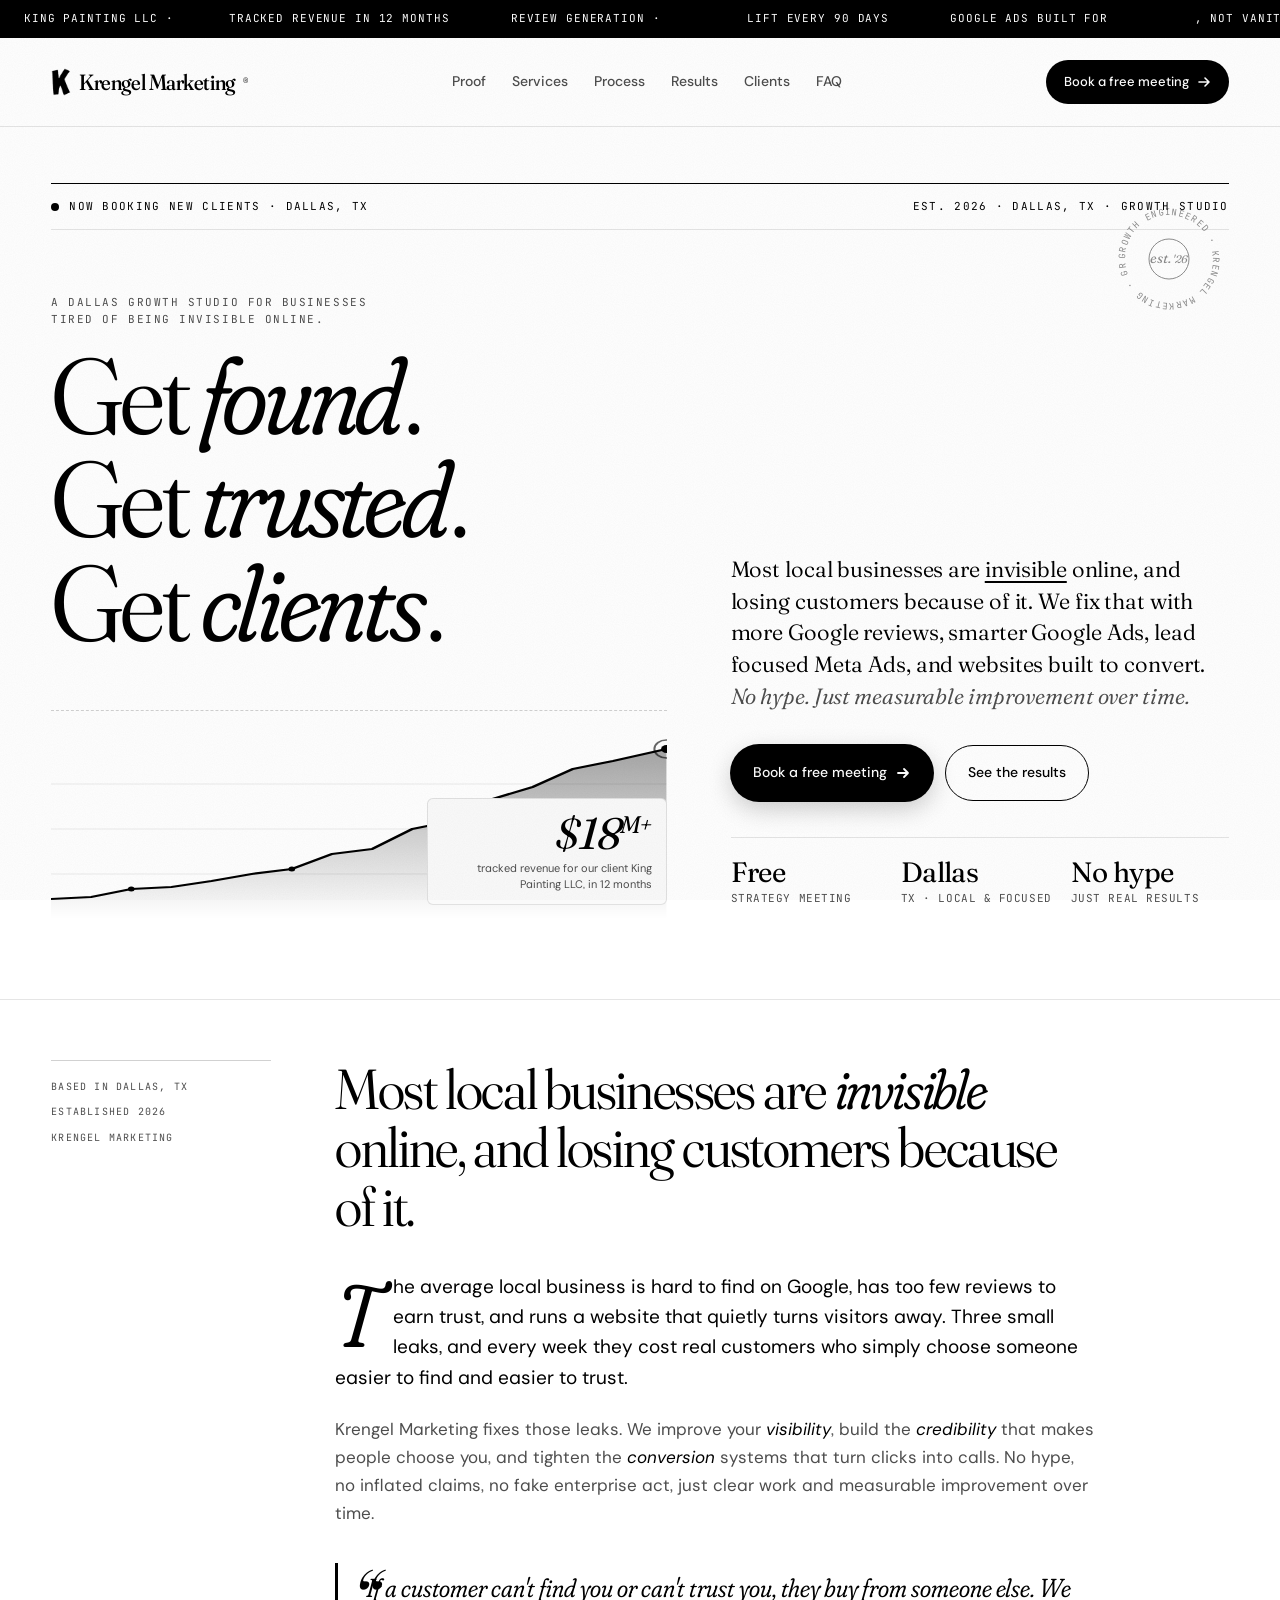
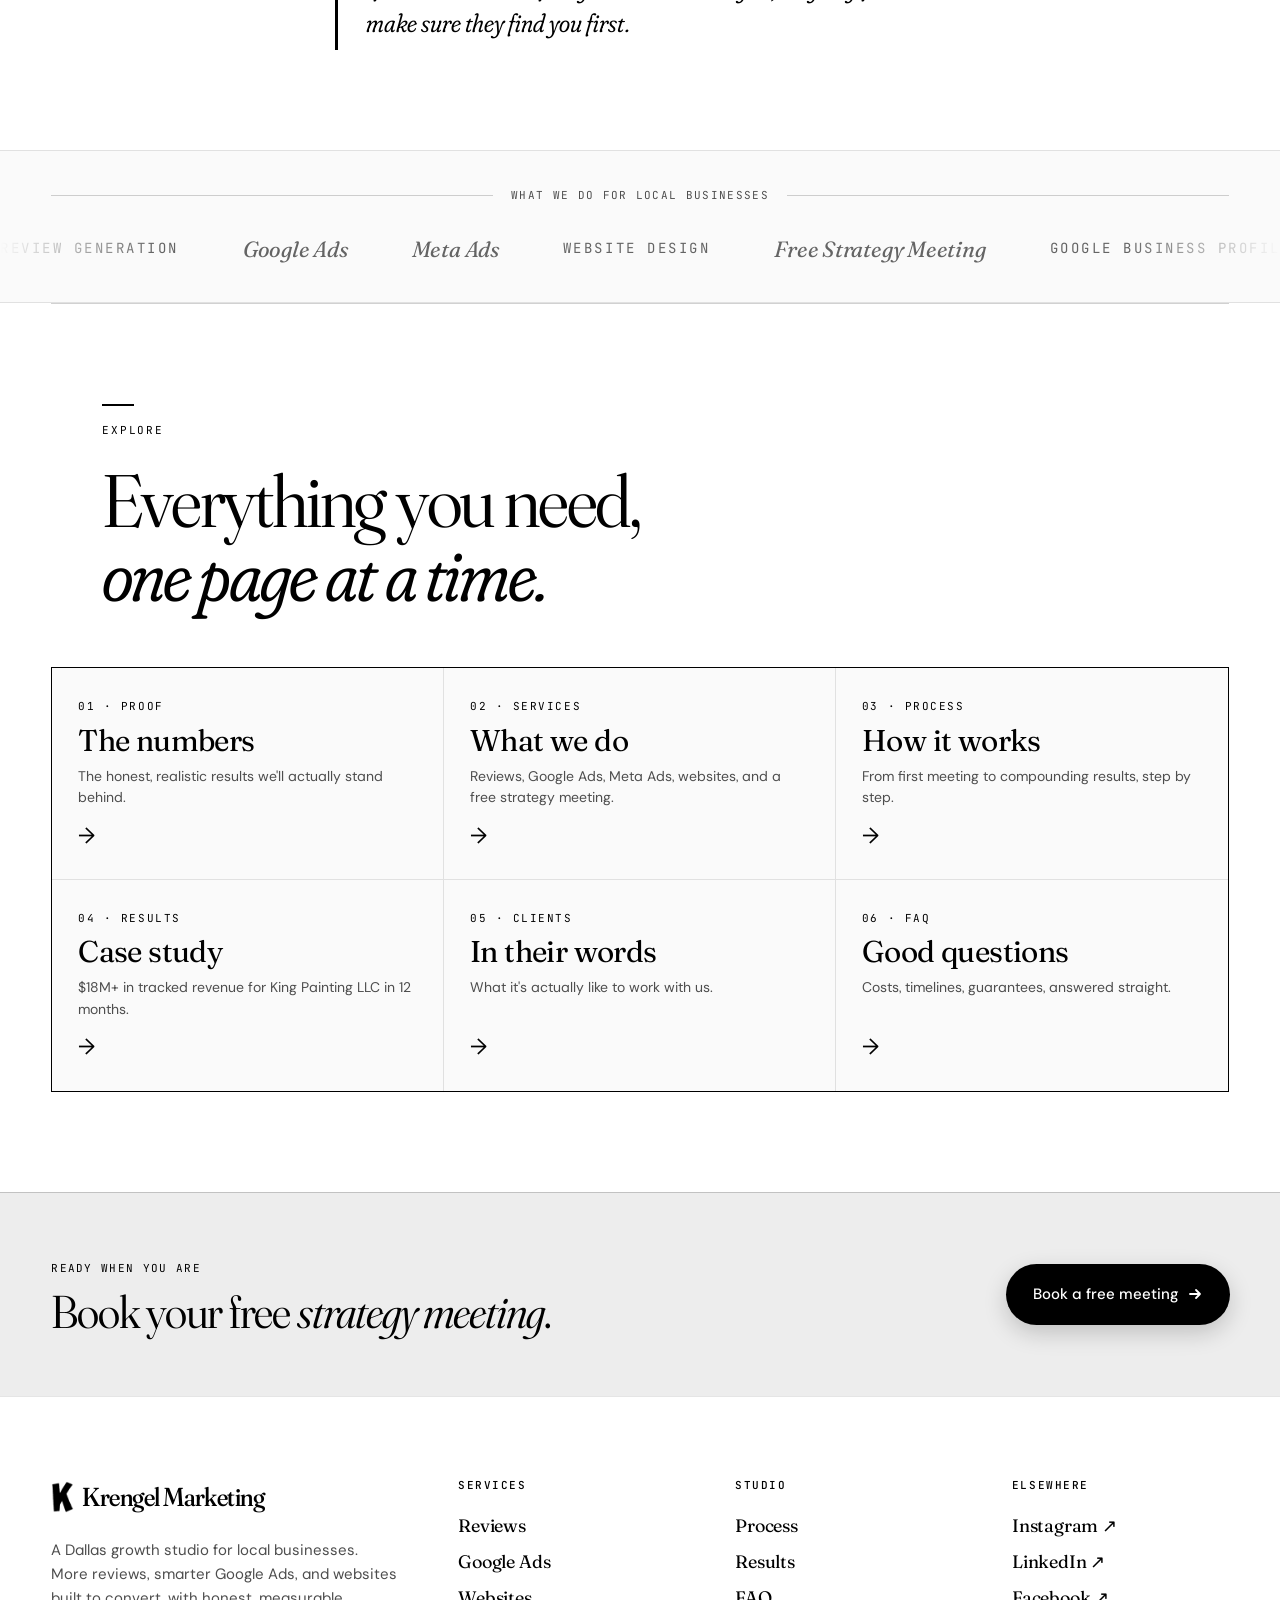
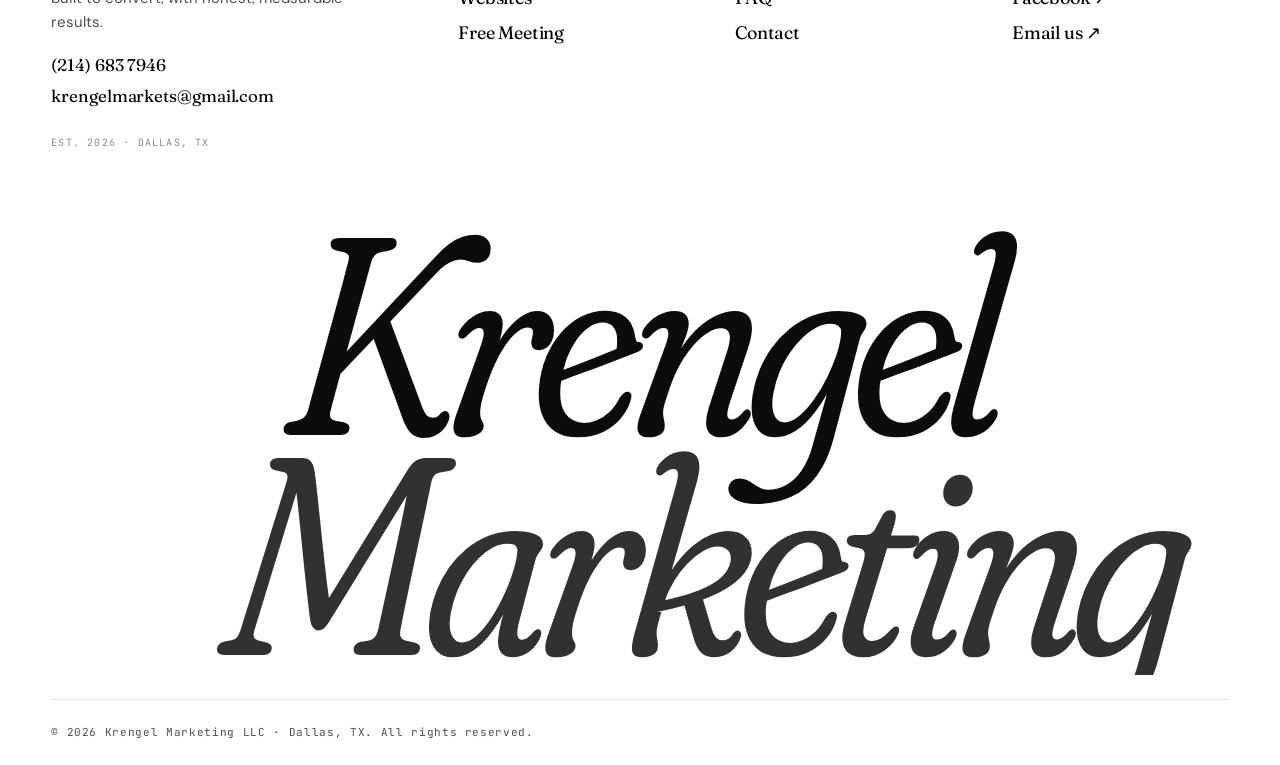
<file: index.html>
<!DOCTYPE html>
<html lang="en">
<head>
<meta charset="UTF-8" />
<meta name="viewport" content="width=device-width, initial-scale=1.0" />
<meta name="theme-color" content="#000000" />
<title>Krengel Marketing · Get found. Get trusted. Get clients.</title>
<meta name="description" content="Krengel Marketing is a Dallas growth studio for local businesses. More Google reviews, smarter Google Ads, lead focused Meta Ads on Facebook and Instagram, and websites built to convert, with honest, measurable results." />
<meta property="og:title" content="Krengel Marketing · Get found. Get trusted. Get clients." />
<meta property="og:description" content="A Dallas growth studio. More reviews, smarter Google Ads, lead focused Meta Ads, and high converting websites. No hype, just measurable improvement. Free strategy meeting." />
<meta property="og:type" content="website" />
<link rel="icon" type="image/png" sizes="any" href="k-mark-v3.png" />
<link rel="apple-touch-icon" href="apple-touch-icon-v3.png" />
<link rel="shortcut icon" href="k-mark-v3.png" />
<link rel="preconnect" href="https://fonts.googleapis.com">
<link rel="preconnect" href="https://fonts.gstatic.com" crossorigin>
<link href="https://fonts.googleapis.com/css2?family=Fraunces:ital,opsz,wght,SOFT@0,9..144,200..900,0..100;1,9..144,200..900,0..100&family=DM+Sans:opsz,wght@9..40,300..700&family=JetBrains+Mono:wght@300..700&display=swap" rel="stylesheet">
<link rel="stylesheet" href="styles.css?v=3" />
<script>document.documentElement.classList.add('js');</script>
</head>
<body data-page="home">

<div class="grain" aria-hidden="true"></div>
<div id="site-ticker"></div>
<div id="site-nav"></div>

<main>

<!-- ===== HERO ===== -->
<section class="hero">
  <div class="hero-meta">
    <span class="meta-pill"><span class="live-dot"></span> Now booking new clients · Dallas, TX</span>
    <span class="meta-edition">EST. 2026 · DALLAS, TX · GROWTH STUDIO</span>
  </div>

  <div class="hero-grid">
    <div class="hero-left">
      <p class="eyebrow">A Dallas growth studio for businesses<br/>tired of being invisible online.</p>
      <h1 class="display">
        <span class="line">Get <em>found</em>.</span>
        <span class="line">Get <em>trusted</em>.</span>
        <span class="line">Get <em>clients</em>.</span>
      </h1>

      <div class="hero-chart" aria-hidden="true">
        <svg viewBox="0 0 460 180" class="chart-svg" preserveAspectRatio="none">
          <defs>
            <linearGradient id="heroFill" x1="0" y1="0" x2="0" y2="1">
              <stop offset="0%" stop-color="currentColor" stop-opacity="0.35"/>
              <stop offset="100%" stop-color="currentColor" stop-opacity="0"/>
            </linearGradient>
          </defs>
          <g stroke="currentColor" stroke-opacity=".08" stroke-width="1">
            <line x1="0" y1="45" x2="460" y2="45"/>
            <line x1="0" y1="90" x2="460" y2="90"/>
            <line x1="0" y1="135" x2="460" y2="135"/>
          </g>
          <path class="hero-area" d="M0,160 L30,158 L60,150 L90,148 L120,142 L150,135 L180,130 L210,115 L240,110 L270,90 L300,82 L330,60 L360,48 L390,30 L420,22 L460,10 L460,180 L0,180 Z" fill="url(#heroFill)"/>
          <path class="hero-line" d="M0,160 L30,158 L60,150 L90,148 L120,142 L150,135 L180,130 L210,115 L240,110 L270,90 L300,82 L330,60 L360,48 L390,30 L420,22 L460,10" fill="none" stroke="currentColor" stroke-width="2.2" stroke-linecap="round" stroke-linejoin="round"/>
          <circle cx="60" cy="150" r="2.5" fill="currentColor"/>
          <circle cx="180" cy="130" r="2.5" fill="currentColor"/>
          <circle cx="300" cy="82" r="2.5" fill="currentColor"/>
          <circle cx="460" cy="10" r="4" fill="currentColor"/>
          <circle cx="460" cy="10" r="9" fill="none" stroke="currentColor" stroke-width="1.5" opacity=".6"/>
        </svg>
        <div class="chart-callout">
          <span class="callout-num">$18<span class="pct">M+</span></span>
          <span class="callout-label">tracked revenue for our client King Painting LLC, in 12 months</span>
        </div>
      </div>
    </div>

    <div class="hero-right">
      <p class="hero-lede">
        Most local businesses are <u>invisible</u> online, and losing customers
        because of it. We fix that with more Google reviews, smarter Google Ads,
        lead focused Meta Ads, and websites built to convert. <span class="lede-em">No hype. Just measurable improvement over time.</span>
      </p>

      <div class="hero-ctas">
        <a href="contact.html" class="btn btn-primary">
          <span>Book a free meeting</span>
          <svg width="16" height="16" viewBox="0 0 16 16" aria-hidden="true"><path d="M3 8h10M9 4l4 4-4 4" fill="none" stroke="currentColor" stroke-width="1.8" stroke-linecap="round" stroke-linejoin="round"/></svg>
        </a>
        <a href="results.html" class="btn btn-ghost">
          <span>See the results</span>
        </a>
      </div>

      <ul class="hero-trust">
        <li><b>Free</b><span>strategy meeting</span></li>
        <li><b>Dallas</b><span>TX · local &amp; focused</span></li>
        <li><b>No hype</b><span>just real results</span></li>
      </ul>
    </div>
  </div>

  <div class="hero-stamp" aria-hidden="true">
    <svg viewBox="0 0 120 120" width="120" height="120">
      <defs>
        <path id="circlePath" d="M60,60 m-44,0 a44,44 0 1,1 88,0 a44,44 0 1,1 -88,0"/>
      </defs>
      <text font-family="JetBrains Mono, monospace" font-size="9" fill="currentColor" letter-spacing="1.5">
        <textPath href="#circlePath">GROWTH ENGINEERED · KRENGEL MARKETING · GROWTH ENGINEERED · </textPath>
      </text>
      <circle cx="60" cy="60" r="20" fill="none" stroke="currentColor" stroke-width="1"/>
      <text x="60" y="64" text-anchor="middle" font-family="Fraunces, serif" font-size="14" font-style="italic" fill="currentColor">est.<tspan font-size="11" dx="2">'26</tspan></text>
    </svg>
  </div>
</section>

<!-- ===== ABOUT / THE PROBLEM ===== -->
<section class="editorial">
  <div class="ed-grid">
    <aside class="ed-side">
      <span class="mono ed-tag">Based in Dallas, TX</span>
      <span class="mono ed-tag">Established 2026</span>
      <span class="mono ed-tag">Krengel Marketing</span>
    </aside>
    <div class="ed-body">
      <h2 class="ed-h">
        Most local businesses are <em>invisible</em> online,
        and losing customers because of it.
      </h2>
      <p class="ed-lede">
        <span class="dropcap">T</span>he average local business is hard to find on Google,
        has too few reviews to earn trust, and runs a website that quietly turns
        visitors away. Three small leaks, and every week they cost real customers
        who simply choose someone easier to find and easier to trust.
      </p>
      <p class="ed-body-p">
        Krengel Marketing fixes those leaks. We improve your <em>visibility</em>, build
        the <em>credibility</em> that makes people choose you, and tighten the
        <em>conversion</em> systems that turn clicks into calls. No hype, no inflated
        claims, no fake enterprise act, just clear work and measurable improvement
        over time.
      </p>
      <div class="ed-pullquote">
        <span class="pull-mark">“</span>
        <p>If a customer can't find you or can't trust you, they buy from someone else. We make sure they find you first.</p>
      </div>
    </div>
  </div>
</section>

<!-- ===== WHAT WE DO MARQUEE ===== -->
<section class="trust">
  <div class="trust-label">
    <span class="line"></span>
    <span class="mono">What we do for local businesses</span>
    <span class="line"></span>
  </div>
  <div class="logo-marquee">
    <div class="logo-track">
      <span class="logo">REVIEW GENERATION</span>
      <span class="logo serif"><em>Google Ads</em></span>
      <span class="logo serif"><em>Meta Ads</em></span>
      <span class="logo">WEBSITE DESIGN</span>
      <span class="logo serif"><em>Free Strategy Meeting</em></span>
      <span class="logo">GOOGLE BUSINESS PROFILE</span>
      <span class="logo serif"><em>Conversion focused</em></span>
      <span class="logo">DALLAS, TX</span>
      <span class="logo">REVIEW GENERATION</span>
      <span class="logo serif"><em>Google Ads</em></span>
      <span class="logo serif"><em>Meta Ads</em></span>
      <span class="logo">WEBSITE DESIGN</span>
      <span class="logo serif"><em>Free Strategy Meeting</em></span>
      <span class="logo">GOOGLE BUSINESS PROFILE</span>
      <span class="logo serif"><em>Conversion focused</em></span>
      <span class="logo">DALLAS, TX</span>
    </div>
  </div>
</section>

<!-- ===== EXPLORE HUB ===== -->
<section class="explore">
  <div class="section-header">
    <span class="section-num">Explore</span>
    <h2 class="section-h">Everything you need,<br/><em>one page at a time.</em></h2>
  </div>
  <div class="explore-grid">
    <a class="explore-card" href="proof.html">
      <span class="ec-num">01 · Proof</span>
      <h3>The numbers</h3>
      <p>The honest, realistic results we'll actually stand behind.</p>
      <span class="ec-go" aria-hidden="true">→</span>
    </a>
    <a class="explore-card" href="services.html">
      <span class="ec-num">02 · Services</span>
      <h3>What we do</h3>
      <p>Reviews, Google Ads, Meta Ads, websites, and a free strategy meeting.</p>
      <span class="ec-go" aria-hidden="true">→</span>
    </a>
    <a class="explore-card" href="process.html">
      <span class="ec-num">03 · Process</span>
      <h3>How it works</h3>
      <p>From first meeting to compounding results, step by step.</p>
      <span class="ec-go" aria-hidden="true">→</span>
    </a>
    <a class="explore-card" href="results.html">
      <span class="ec-num">04 · Results</span>
      <h3>Case study</h3>
      <p>$18M+ in tracked revenue for King Painting LLC in 12 months.</p>
      <span class="ec-go" aria-hidden="true">→</span>
    </a>
    <a class="explore-card" href="clients.html">
      <span class="ec-num">05 · Clients</span>
      <h3>In their words</h3>
      <p>What it's actually like to work with us.</p>
      <span class="ec-go" aria-hidden="true">→</span>
    </a>
    <a class="explore-card" href="faq.html">
      <span class="ec-num">06 · FAQ</span>
      <h3>Good questions</h3>
      <p>Costs, timelines, guarantees, answered straight.</p>
      <span class="ec-go" aria-hidden="true">→</span>
    </a>
  </div>
</section>

<!-- ===== CTA BAND ===== -->
<section class="cta-band">
  <div class="cta-band-inner">
    <div class="cta-band-text">
      <span class="mono">Ready when you are</span>
      <h2>Book your free <em>strategy meeting</em>.</h2>
    </div>
    <a href="contact.html" class="btn btn-primary btn-lg">
      <span>Book a free meeting</span>
      <svg width="16" height="16" viewBox="0 0 16 16" aria-hidden="true"><path d="M3 8h10M9 4l4 4-4 4" fill="none" stroke="currentColor" stroke-width="1.8" stroke-linecap="round" stroke-linejoin="round"/></svg>
    </a>
  </div>
</section>

</main>

<div id="site-footer"></div>

<script src="chrome.js?v=3"></script>
<script src="script.js?v=3"></script>
</body>
</html>
</file>
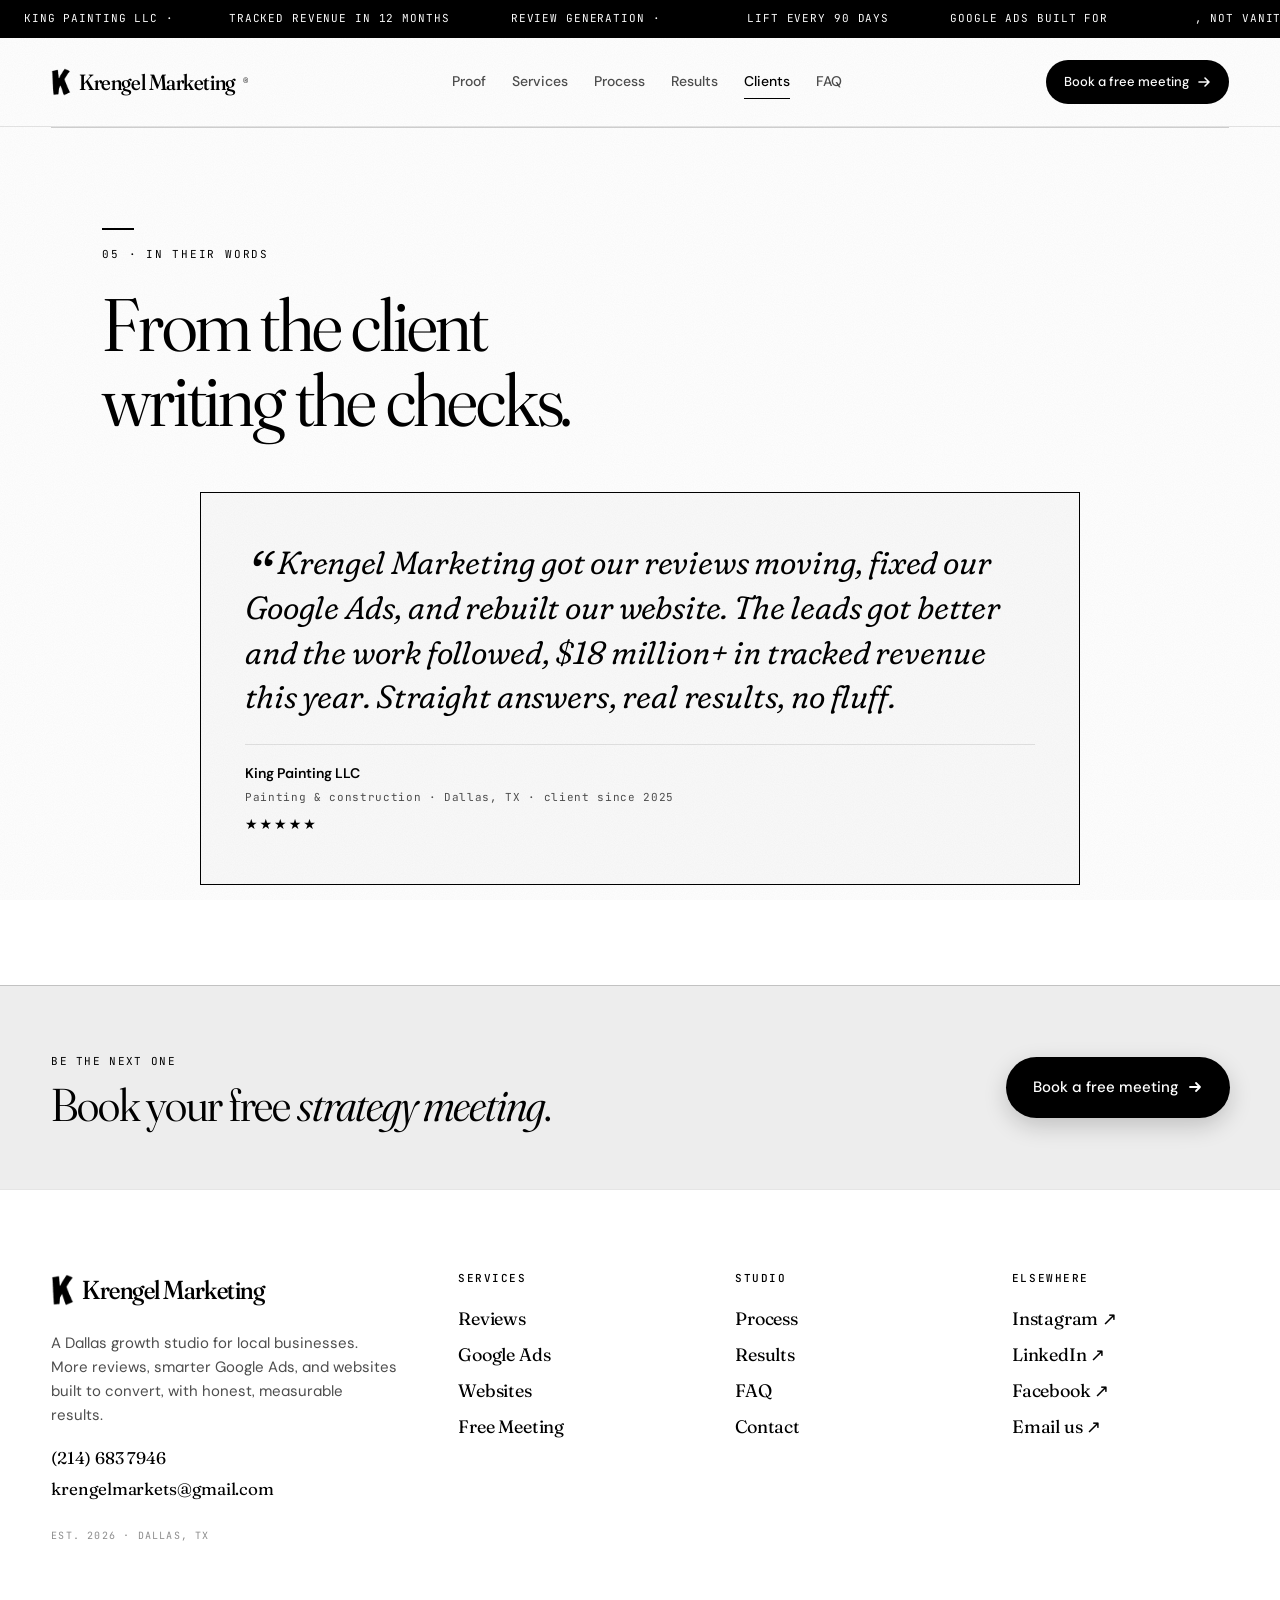
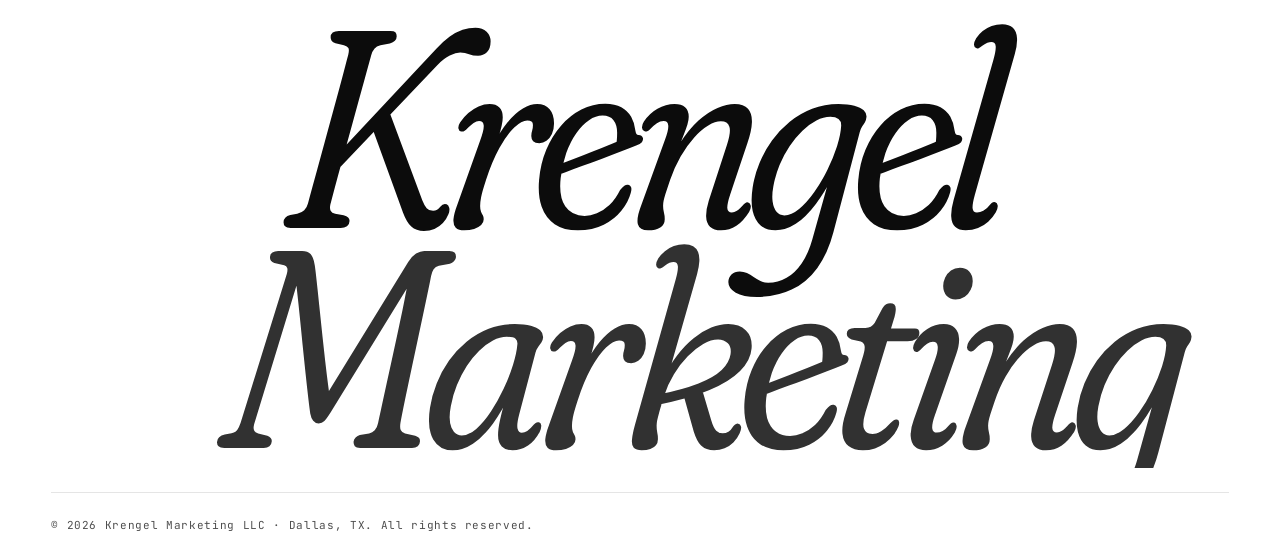
<file: clients.html>
<!DOCTYPE html>
<html lang="en">
<head>
<meta charset="UTF-8" />
<meta name="viewport" content="width=device-width, initial-scale=1.0" />
<meta name="theme-color" content="#000000" />
<title>Client Reviews · Krengel Marketing</title>
<meta name="description" content="In their own words: what it's like to work with Krengel Marketing, from our client King Painting LLC in Dallas, TX." />
<link rel="icon" type="image/png" sizes="any" href="k-mark-v3.png" />
<link rel="apple-touch-icon" href="apple-touch-icon-v3.png" />
<link rel="shortcut icon" href="k-mark-v3.png" />
<link rel="preconnect" href="https://fonts.googleapis.com">
<link rel="preconnect" href="https://fonts.gstatic.com" crossorigin>
<link href="https://fonts.googleapis.com/css2?family=Fraunces:ital,opsz,wght,SOFT@0,9..144,200..900,0..100;1,9..144,200..900,0..100&family=DM+Sans:opsz,wght@9..40,300..700&family=JetBrains+Mono:wght@300..700&display=swap" rel="stylesheet">
<link rel="stylesheet" href="styles.css?v=3" />
<script>document.documentElement.classList.add('js');</script>
</head>
<body data-page="clients">

<div class="grain" aria-hidden="true"></div>
<div id="site-ticker"></div>
<div id="site-nav"></div>

<main>

<!-- ===== TESTIMONIAL ===== -->
<section class="testimonials" id="testimonials">
  <div class="section-header">
    <span class="section-num">05 · In Their Words</span>
    <h2 class="section-h">From the client<br/>writing the checks.</h2>
  </div>

  <div class="tests-grid tests-single">
    <figure class="test">
      <blockquote>
        <span class="qmark">“</span>Krengel Marketing got our reviews moving, fixed our Google Ads, and rebuilt
        our website. The leads got better and the work followed, $18 million+
        in tracked revenue this year. Straight answers, real results, no fluff.
      </blockquote>
      <figcaption>
        <span class="t-name">King Painting LLC</span>
        <span class="t-role">Painting &amp; construction · Dallas, TX · client since 2025</span>
        <span class="stars">★★★★★</span>
      </figcaption>
    </figure>
  </div>
</section>

<!-- ===== CTA BAND ===== -->
<section class="cta-band">
  <div class="cta-band-inner">
    <div class="cta-band-text">
      <span class="mono">Be the next one</span>
      <h2>Book your free <em>strategy meeting</em>.</h2>
    </div>
    <a href="contact.html" class="btn btn-primary btn-lg">
      <span>Book a free meeting</span>
      <svg width="16" height="16" viewBox="0 0 16 16" aria-hidden="true"><path d="M3 8h10M9 4l4 4-4 4" fill="none" stroke="currentColor" stroke-width="1.8" stroke-linecap="round" stroke-linejoin="round"/></svg>
    </a>
  </div>
</section>

</main>

<div id="site-footer"></div>

<script src="chrome.js?v=3"></script>
<script src="script.js?v=3"></script>
</body>
</html>
</file>
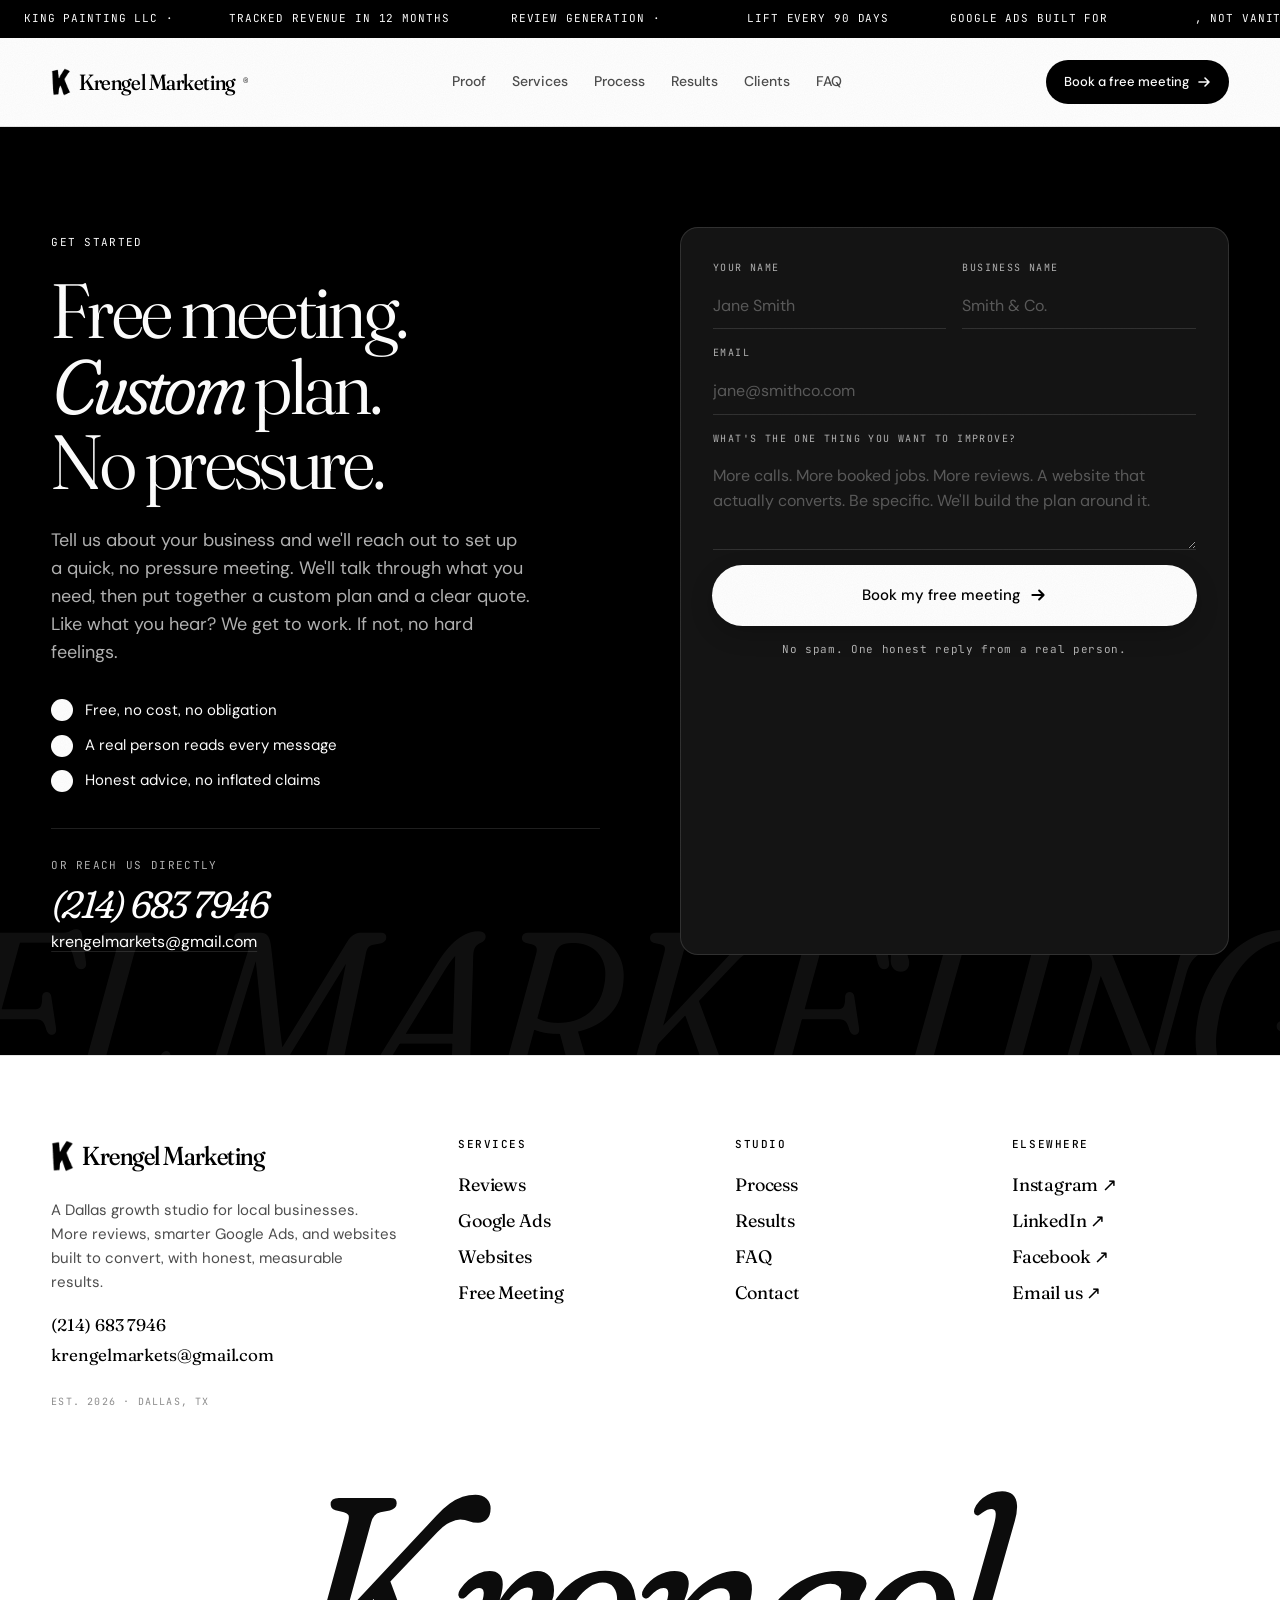
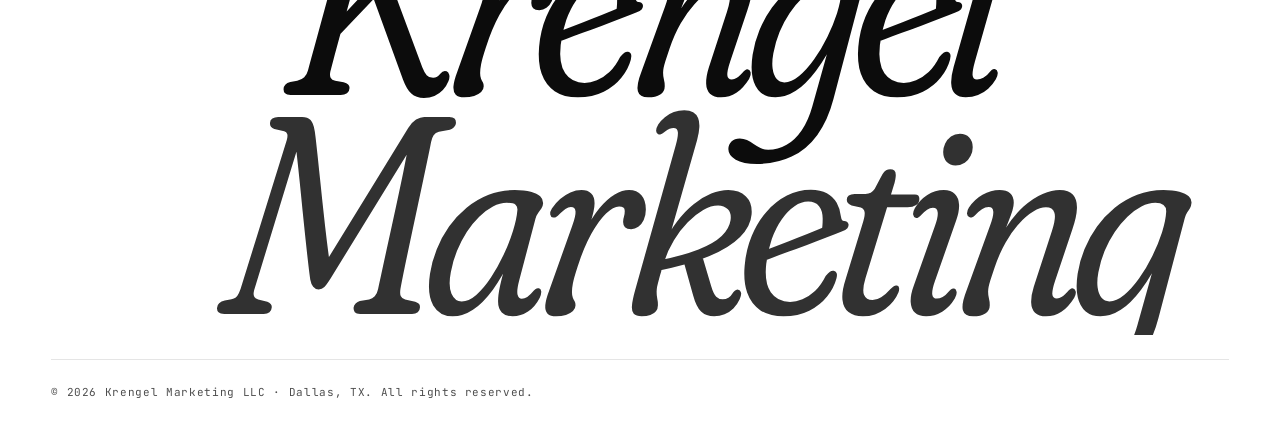
<file: contact.html>
<!DOCTYPE html>
<html lang="en">
<head>
<meta charset="UTF-8" />
<meta name="viewport" content="width=device-width, initial-scale=1.0" />
<meta name="theme-color" content="#000000" />
<title>Book a Free Meeting · Krengel Marketing</title>
<meta name="description" content="Tell us about your business and book a free strategy meeting with Krengel Marketing. We'll talk through what you need and send a custom plan and quote, no obligation." />
<link rel="icon" type="image/png" sizes="any" href="k-mark-v3.png" />
<link rel="apple-touch-icon" href="apple-touch-icon-v3.png" />
<link rel="shortcut icon" href="k-mark-v3.png" />
<link rel="preconnect" href="https://fonts.googleapis.com">
<link rel="preconnect" href="https://fonts.gstatic.com" crossorigin>
<link href="https://fonts.googleapis.com/css2?family=Fraunces:ital,opsz,wght,SOFT@0,9..144,200..900,0..100;1,9..144,200..900,0..100&family=DM+Sans:opsz,wght@9..40,300..700&family=JetBrains+Mono:wght@300..700&display=swap" rel="stylesheet">
<link rel="stylesheet" href="styles.css?v=3" />
<script>document.documentElement.classList.add('js');</script>
</head>
<body data-page="contact">

<div class="grain" aria-hidden="true"></div>
<div id="site-ticker"></div>
<div id="site-nav"></div>

<main>

<!-- ===== CTA / CONTACT ===== -->
<section class="cta" id="contact">
  <div class="cta-grid">
    <div class="cta-left">
      <span class="mono cta-tag">Get started</span>
      <h2 class="cta-h">
        Free meeting.<br/>
        <em>Custom</em> plan.<br/>
        No pressure.
      </h2>
      <p class="cta-sub">
        Tell us about your business and we'll reach out to set up a quick,
        no pressure meeting. We'll talk through what you need, then put together a
        custom plan and a clear quote. Like what you hear? We get to work. If not,
        no hard feelings.
      </p>

      <ul class="cta-list">
        <li><span class="cta-check">✓</span> Free, no cost, no obligation</li>
        <li><span class="cta-check">✓</span> A real person reads every message</li>
        <li><span class="cta-check">✓</span> Honest advice, no inflated claims</li>
      </ul>

      <div class="cta-direct">
        <span class="mono cta-direct-label">Or reach us directly</span>
        <a class="cta-direct-phone" href="tel:+12146837946">(214) 683 7946</a>
        <a class="cta-direct-email" href="mailto:krengelmarkets@gmail.com">krengelmarkets@gmail.com</a>
      </div>
    </div>

    <form id="meetingForm" name="meeting-request" class="cta-form" method="POST" action="https://formsubmit.co/krengelmarkets@gmail.com" onsubmit="handleMeetingSubmit(event)">
      <!-- FormSubmit (AJAX). Mirrors the king-painting setup. -->
      <input type="hidden" name="_subject" value="New meeting request · Krengel Marketing">
      <input type="hidden" name="_template" value="table">
      <input type="hidden" name="_captcha" value="false">
      <input type="text" name="_honey" style="display:none" tabindex="-1" autocomplete="off">

      <div class="form-row">
        <label>
          <span>Your name</span>
          <input type="text" name="name" required placeholder="Jane Smith" autocomplete="name" />
        </label>
        <label>
          <span>Business name</span>
          <input type="text" name="business" required placeholder="Smith &amp; Co." autocomplete="organization" />
        </label>
      </div>
      <label class="full">
        <span>Email</span>
        <input type="email" name="email" required placeholder="jane@smithco.com" autocomplete="email" />
      </label>
      <label class="full">
        <span>What's the one thing you want to improve?</span>
        <textarea name="message" rows="3" placeholder="More calls. More booked jobs. More reviews. A website that actually converts. Be specific. We'll build the plan around it."></textarea>
      </label>
      <button type="submit" class="btn btn-primary btn-block">
        <span class="btn-label">Book my free meeting</span>
        <svg width="18" height="18" viewBox="0 0 16 16" aria-hidden="true"><path d="M3 8h10M9 4l4 4-4 4" fill="none" stroke="currentColor" stroke-width="1.8" stroke-linecap="round" stroke-linejoin="round"/></svg>
      </button>
      <p class="form-foot">No spam. One honest reply from a real person.</p>
    </form>
  </div>
</section>

</main>

<div id="site-footer"></div>

<script src="chrome.js?v=3"></script>
<script src="script.js?v=3"></script>
<script>
  /* FormSubmit AJAX handler — mirrors king-painting-llc.
     Fires the request in the background, then navigates to /thanks.html
     regardless of result so the user always sees the on-brand thanks page. */
  function handleMeetingSubmit(e) {
    e.preventDefault();
    const form = document.getElementById('meetingForm');
    // Honeypot — silently drop bots that fill the hidden field
    if (form.querySelector('[name="_honey"]').value) return;
    const data = Object.fromEntries(new FormData(form).entries());
    const goToThanks = () => { window.location.href = '/thanks.html'; };
    fetch('https://formsubmit.co/ajax/krengelmarkets@gmail.com', {
      method: 'POST',
      headers: { 'Content-Type': 'application/json', 'Accept': 'application/json' },
      body: JSON.stringify(data)
    }).then(goToThanks).catch(goToThanks);
  }
</script>
</body>
</html>
</file>
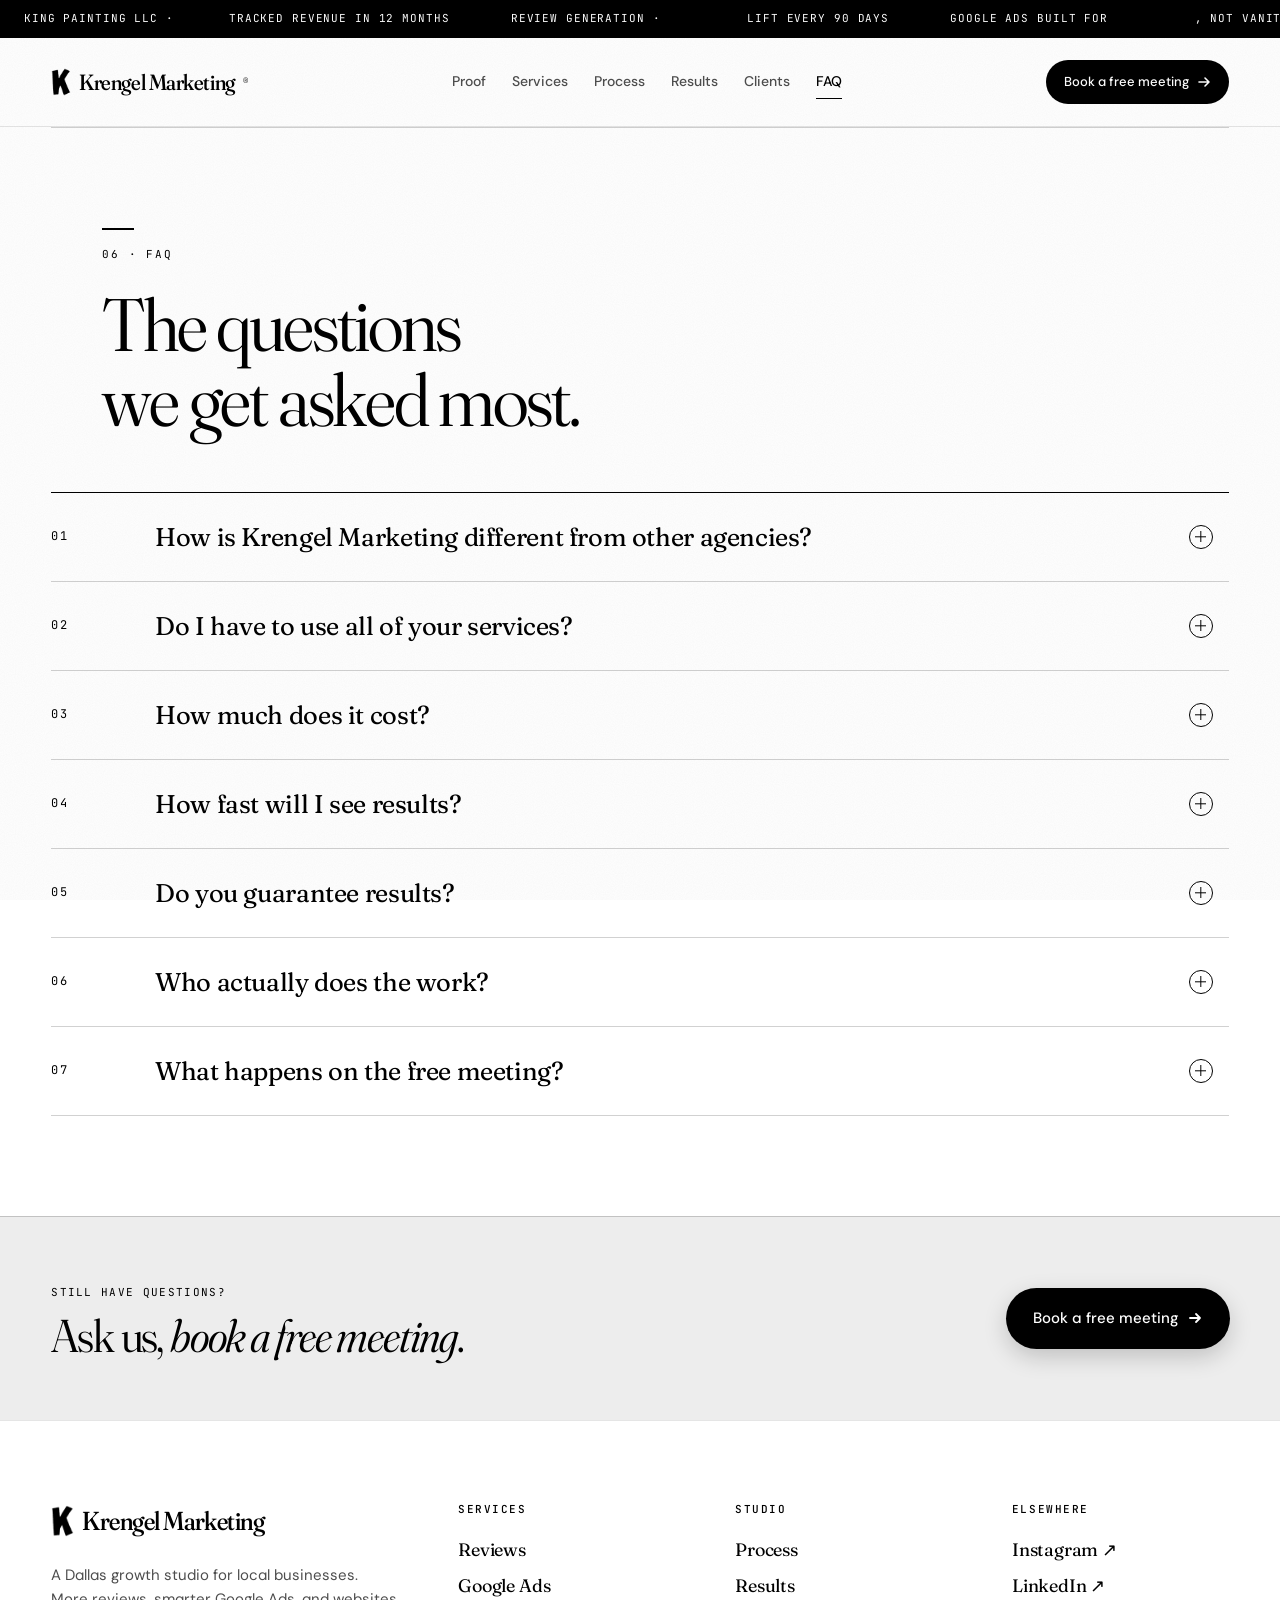
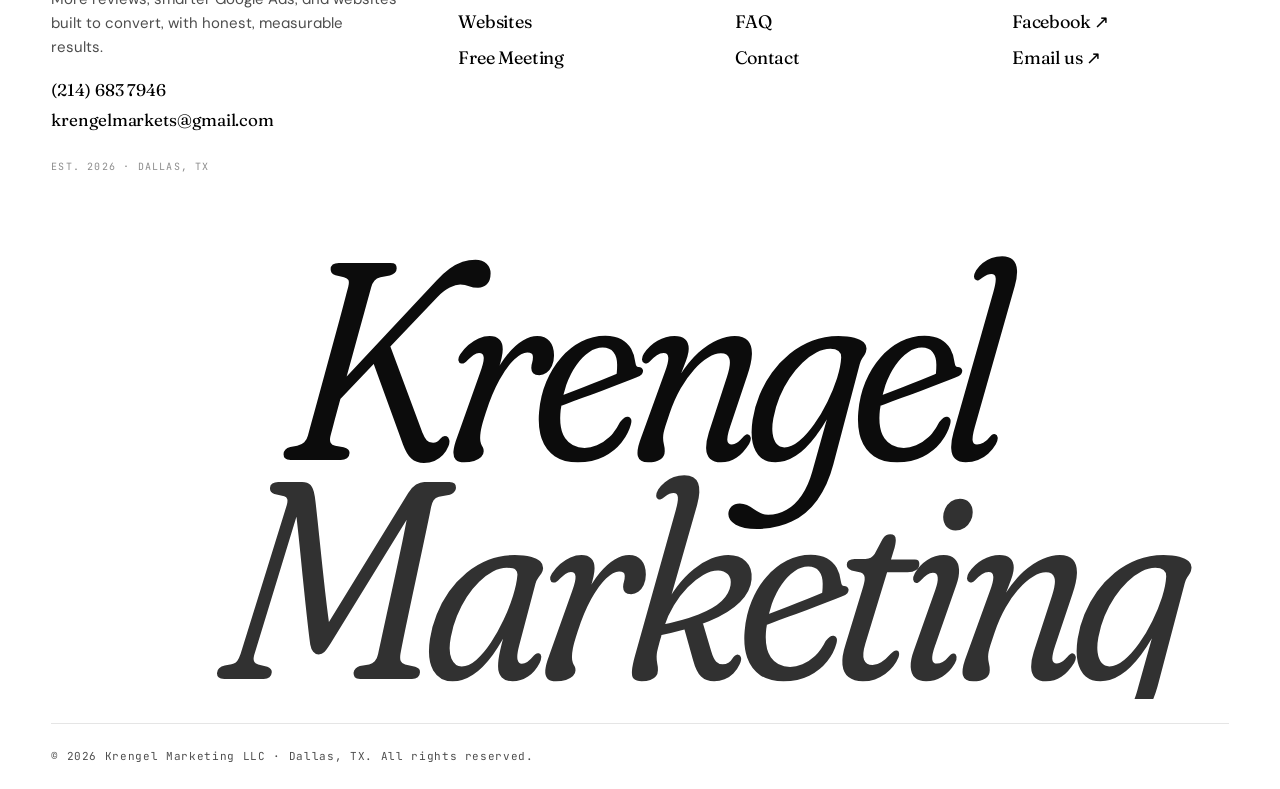
<file: faq.html>
<!DOCTYPE html>
<html lang="en">
<head>
<meta charset="UTF-8" />
<meta name="viewport" content="width=device-width, initial-scale=1.0" />
<meta name="theme-color" content="#000000" />
<title>FAQ · Krengel Marketing</title>
<meta name="description" content="Straight answers from Krengel Marketing: how we're different, what it costs, how fast results show up, guarantees, and the free strategy meeting." />
<link rel="icon" type="image/png" sizes="any" href="k-mark-v3.png" />
<link rel="apple-touch-icon" href="apple-touch-icon-v3.png" />
<link rel="shortcut icon" href="k-mark-v3.png" />
<link rel="preconnect" href="https://fonts.googleapis.com">
<link rel="preconnect" href="https://fonts.gstatic.com" crossorigin>
<link href="https://fonts.googleapis.com/css2?family=Fraunces:ital,opsz,wght,SOFT@0,9..144,200..900,0..100;1,9..144,200..900,0..100&family=DM+Sans:opsz,wght@9..40,300..700&family=JetBrains+Mono:wght@300..700&display=swap" rel="stylesheet">
<link rel="stylesheet" href="styles.css?v=3" />
<script>document.documentElement.classList.add('js');</script>
</head>
<body data-page="faq">

<div class="grain" aria-hidden="true"></div>
<div id="site-ticker"></div>
<div id="site-nav"></div>

<main>

<!-- ===== FAQ ===== -->
<section class="faq" id="faq">
  <div class="section-header">
    <span class="section-num">06 · FAQ</span>
    <h2 class="section-h">The questions<br/>we get asked most.</h2>
  </div>

  <ul class="faq-list">
    <li class="faq-item">
      <button class="faq-q" aria-expanded="false">
        <span class="faq-no">01</span>
        <span class="faq-text">How is Krengel Marketing different from other agencies?</span>
        <span class="faq-icon" aria-hidden="true"></span>
      </button>
      <div class="faq-a">
        <p>We focus on <b>execution and real problems</b>, not hype. We tell you what's actually wrong, fix the things that bring in customers, reviews, ads, and your website, and we're honest that results vary. No inflated claims, no fake enterprise act, no buzzwords. Just the work.</p>
      </div>
    </li>
    <li class="faq-item">
      <button class="faq-q" aria-expanded="false">
        <span class="faq-no">02</span>
        <span class="faq-text">Do I have to use all of your services?</span>
        <span class="faq-icon" aria-hidden="true"></span>
      </button>
      <div class="faq-a">
        <p>No. Most businesses start with one or two, usually reviews plus ads, or a new website, and add more once they see results. We only recommend what we genuinely think will move the needle for your business.</p>
      </div>
    </li>
    <li class="faq-item">
      <button class="faq-q" aria-expanded="false">
        <span class="faq-no">03</span>
        <span class="faq-text">How much does it cost?</span>
        <span class="faq-icon" aria-hidden="true"></span>
      </button>
      <div class="faq-a">
        <p>It depends on what you need and how competitive your market is. After a quick, free strategy meeting we'll quote you exactly, no surprise line items. Ad spend (what you pay Google directly) is always separate from what you pay us.</p>
      </div>
    </li>
    <li class="faq-item">
      <button class="faq-q" aria-expanded="false">
        <span class="faq-no">04</span>
        <span class="faq-text">How fast will I see results?</span>
        <span class="faq-icon" aria-hidden="true"></span>
      </button>
      <div class="faq-a">
        <p>Reviews and ads tend to move first, usually within the first 90 days. Website improvements show up as soon as the new site is live. Visibility and organic traffic build more slowly. Think 12 months, not 12 days. We'll always be upfront about which is which.</p>
      </div>
    </li>
    <li class="faq-item">
      <button class="faq-q" aria-expanded="false">
        <span class="faq-no">05</span>
        <span class="faq-text">Do you guarantee results?</span>
        <span class="faq-icon" aria-hidden="true"></span>
      </button>
      <div class="faq-a">
        <p>No, and be careful with anyone who does. Results vary by business, market, and budget. What we promise is honest analysis, real execution, and measurable improvement we can point to over time.</p>
      </div>
    </li>
    <li class="faq-item">
      <button class="faq-q" aria-expanded="false">
        <span class="faq-no">06</span>
        <span class="faq-text">Who actually does the work?</span>
        <span class="faq-icon" aria-hidden="true"></span>
      </button>
      <div class="faq-a">
        <p>You work directly with us. We're a small, focused Dallas team. When you have a question, you talk to the person doing the work, not a call center or a faceless account queue.</p>
      </div>
    </li>
    <li class="faq-item">
      <button class="faq-q" aria-expanded="false">
        <span class="faq-no">07</span>
        <span class="faq-text">What happens on the free meeting?</span>
        <span class="faq-icon" aria-hidden="true"></span>
      </button>
      <div class="faq-a">
        <p>We learn about your business, your goals, and your current setup, then talk through what we'd do and roughly what it would cost. You'll walk away with a custom plan and a clear quote, no obligation, no pressure, and no hard sell. If we're not the right fit, we'll tell you straight.</p>
      </div>
    </li>
  </ul>
</section>

<!-- ===== CTA BAND ===== -->
<section class="cta-band">
  <div class="cta-band-inner">
    <div class="cta-band-text">
      <span class="mono">Still have questions?</span>
      <h2>Ask us, <em>book a free meeting</em>.</h2>
    </div>
    <a href="contact.html" class="btn btn-primary btn-lg">
      <span>Book a free meeting</span>
      <svg width="16" height="16" viewBox="0 0 16 16" aria-hidden="true"><path d="M3 8h10M9 4l4 4-4 4" fill="none" stroke="currentColor" stroke-width="1.8" stroke-linecap="round" stroke-linejoin="round"/></svg>
    </a>
  </div>
</section>

</main>

<div id="site-footer"></div>

<script src="chrome.js?v=3"></script>
<script src="script.js?v=3"></script>
</body>
</html>
</file>
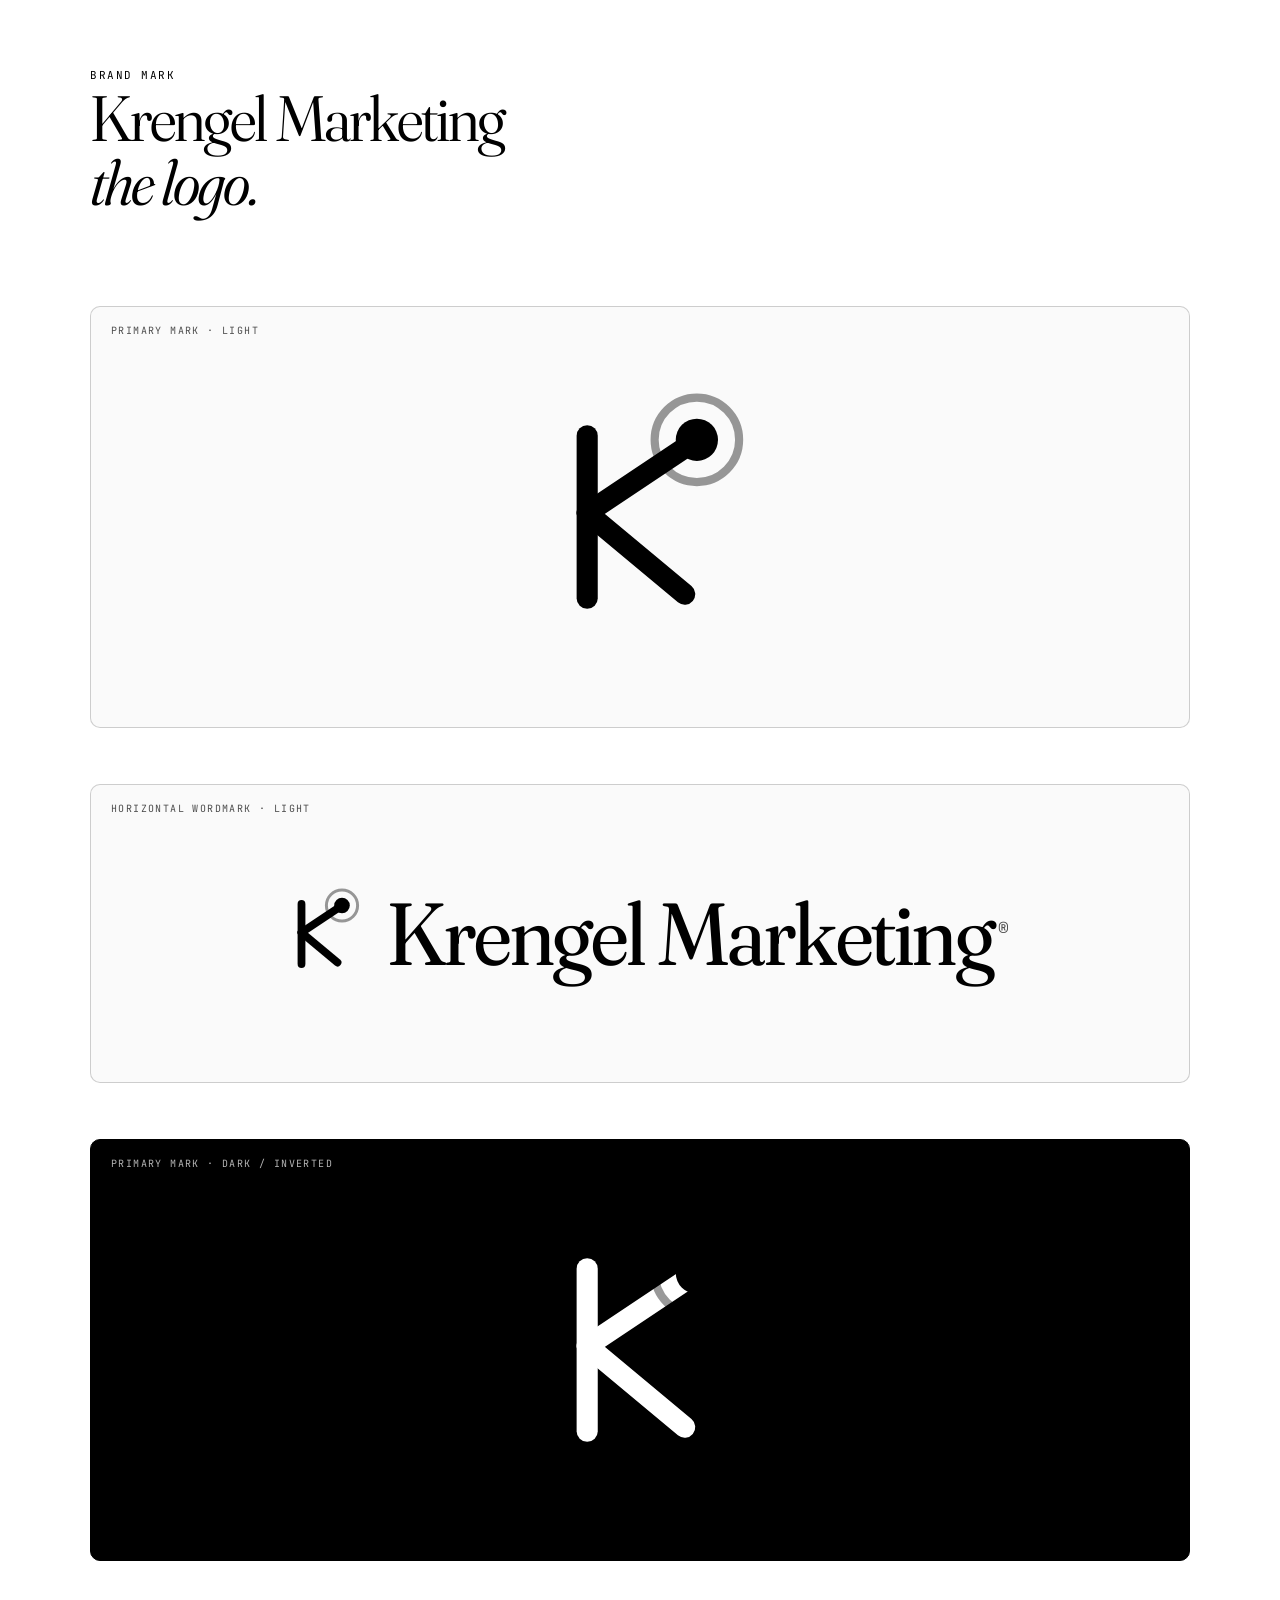
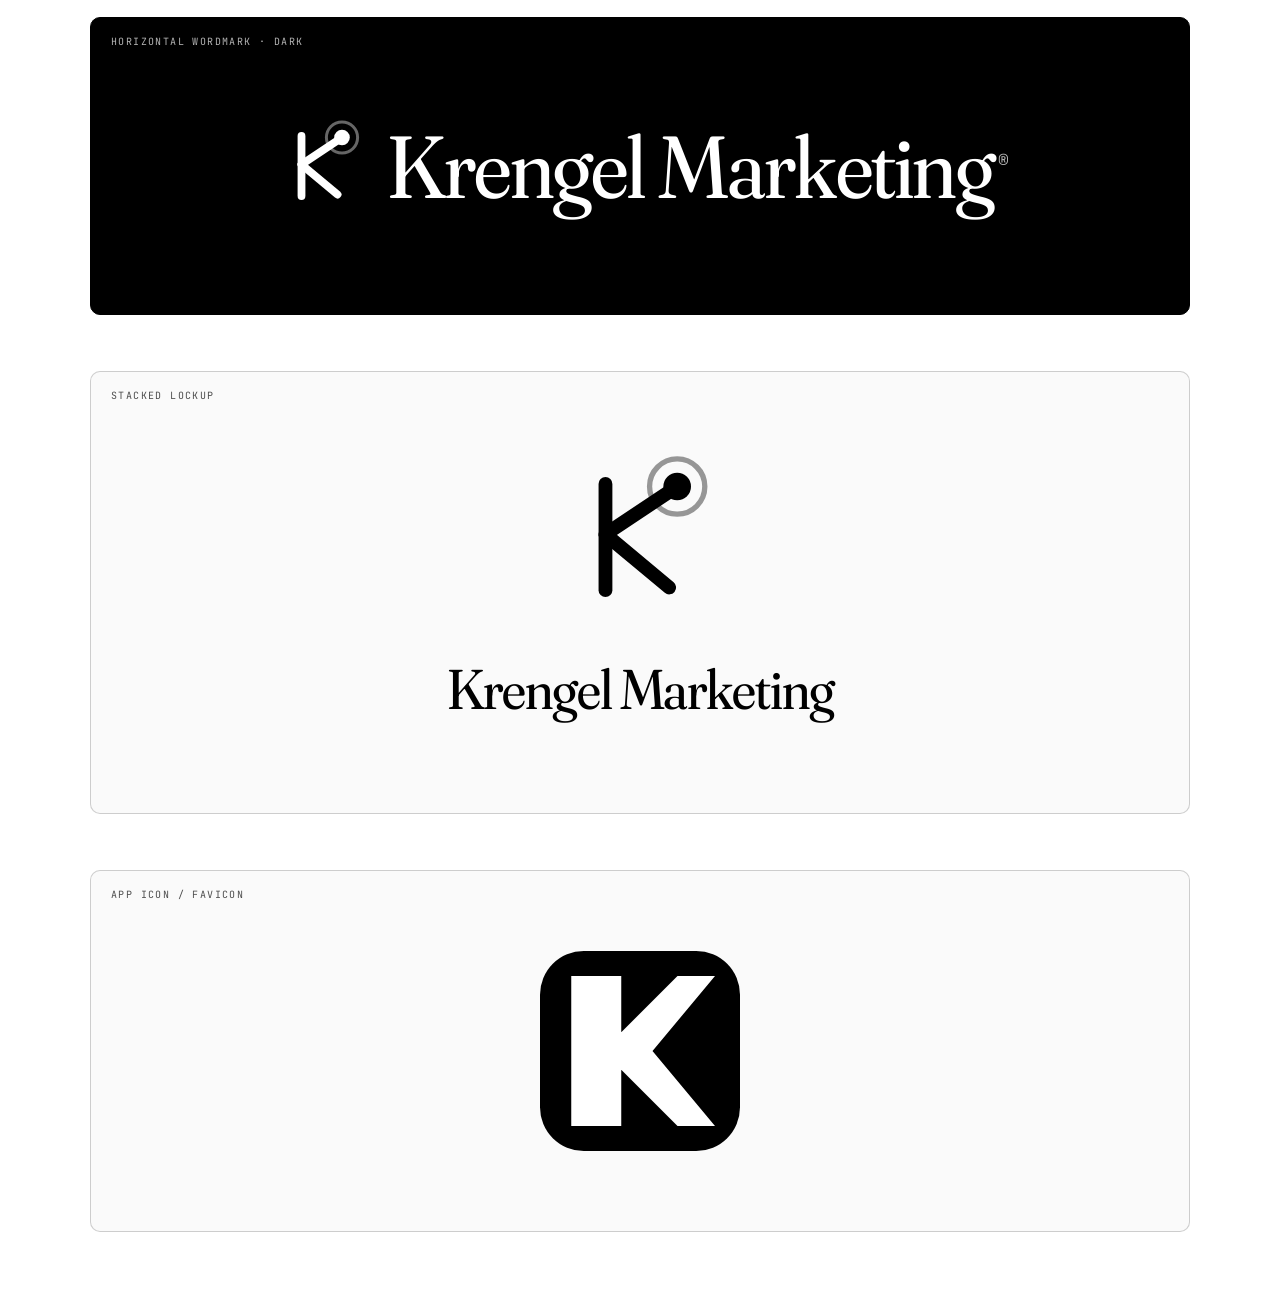
<file: logo.html>
<!DOCTYPE html>
<html lang="en">
<head>
<meta charset="UTF-8" />
<meta name="viewport" content="width=device-width, initial-scale=1.0" />
<title>Krengel Marketing · Logo</title>
<link rel="icon" type="image/svg+xml" href="favicon.svg?v=2" />
<link rel="preconnect" href="https://fonts.googleapis.com">
<link rel="preconnect" href="https://fonts.gstatic.com" crossorigin>
<link href="https://fonts.googleapis.com/css2?family=Fraunces:ital,opsz,wght,SOFT@0,9..144,200..900,0..100;1,9..144,200..900,0..100&family=DM+Sans:opsz,wght@9..40,300..700&family=JetBrains+Mono:wght@300..700&display=swap" rel="stylesheet">
<link rel="stylesheet" href="styles.css?v=3" />
<style>
  body { padding: 60px var(--pad); min-height: 100vh; }
  .showcase {
    max-width: 1100px; margin: 0 auto;
    display: grid; gap: 56px;
  }
  .lockup {
    border: 1px solid var(--line-2);
    padding: 80px 60px;
    display: flex; align-items: center; justify-content: center;
    background: var(--paper);
    border-radius: 10px;
    position: relative;
  }
  .lockup.dark { background: var(--ink); border-color: var(--ink); }
  .lockup-label {
    position: absolute; top: 16px; left: 20px;
    font-family: var(--f-mono); font-size: 10px; letter-spacing: .14em;
    text-transform: uppercase; color: var(--ink-soft);
  }
  .lockup.dark .lockup-label { color: var(--dark-soft); }

  /* Icon-only mark, big */
  .mark-only svg { width: 260px; height: 260px; }

  /* Horizontal wordmark lockup */
  .wordmark {
    display: inline-flex; align-items: center; gap: 18px;
    font-family: var(--f-display);
    font-size: 88px; font-weight: 400;
    letter-spacing: -0.02em;
    color: var(--ink);
    font-variation-settings: "opsz" 144, "SOFT" 50;
  }
  .wordmark svg { width: 96px; height: 96px; }
  .wordmark .r { font-family: var(--f-mono); font-size: 18px; vertical-align: super; color: var(--ink-soft); margin-left: 4px; }
  .dark .wordmark { color: var(--bg); }
  .dark .wordmark .r { color: var(--dark-soft); }

  /* Inverted (white K on dark) */
  .mark-only.dark svg path[stroke="currentColor"] { stroke: var(--bg); }
  .wordmark.dark svg path[stroke="currentColor"] { stroke: var(--bg); }

  /* Stacked variant — wordmark below mark */
  .stacked {
    display: flex; flex-direction: column; align-items: center; gap: 24px;
  }
  .stacked svg { width: 170px; height: 170px; }
  .stacked .name {
    font-family: var(--f-display); font-weight: 400; font-size: 56px;
    letter-spacing: -0.02em; color: var(--ink);
    font-variation-settings: "opsz" 144, "SOFT" 50;
  }
  .dark .stacked .name { color: var(--bg); }
  .dark .stacked svg path[stroke="currentColor"] { stroke: var(--bg); }

  .page-h {
    font-family: var(--f-display); font-weight: 350;
    font-size: clamp(40px, 5vw, 64px); line-height: 1; letter-spacing: -.03em;
    margin-bottom: 36px;
    font-variation-settings: "opsz" 144, "SOFT" 30;
  }
  .page-h em { font-style: italic; color: var(--accent); }
  .meta {
    font-family: var(--f-mono); font-size: 11px; letter-spacing: .14em;
    text-transform: uppercase; color: var(--accent); margin-bottom: 16px;
  }
</style>
</head>
<body>

<div class="showcase">
  <header>
    <span class="meta">Brand mark</span>
    <h1 class="page-h">Krengel Marketing<br/><em>the logo.</em></h1>
  </header>

  <!-- Icon-only mark, light -->
  <div class="lockup mark-only">
    <span class="lockup-label">Primary mark · light</span>
    <svg viewBox="0 0 32 32" fill="none" aria-label="Krengel Marketing">
      <path d="M9.5 6 V26" stroke="currentColor" stroke-width="2.6" stroke-linecap="round"/>
      <path d="M9.5 15.5 L21.5 25.5" stroke="currentColor" stroke-width="2.6" stroke-linecap="round" stroke-linejoin="round"/>
      <path d="M9.5 15.5 L23 6.5" stroke="currentColor" stroke-width="2.6" stroke-linecap="round" stroke-linejoin="round"/>
      <circle cx="23" cy="6.5" r="2.6" fill="currentColor"/>
      <circle cx="23" cy="6.5" r="5.2" stroke="currentColor" stroke-width="1" opacity="0.4"/>
    </svg>
  </div>

  <!-- Horizontal wordmark, light -->
  <div class="lockup">
    <span class="lockup-label">Horizontal wordmark · light</span>
    <div class="wordmark">
      <svg viewBox="0 0 32 32" fill="none">
        <path d="M9.5 6 V26" stroke="currentColor" stroke-width="2.6" stroke-linecap="round"/>
        <path d="M9.5 15.5 L21.5 25.5" stroke="currentColor" stroke-width="2.6" stroke-linecap="round" stroke-linejoin="round"/>
        <path d="M9.5 15.5 L23 6.5" stroke="currentColor" stroke-width="2.6" stroke-linecap="round" stroke-linejoin="round"/>
        <circle cx="23" cy="6.5" r="2.6" fill="currentColor"/>
        <circle cx="23" cy="6.5" r="5.2" stroke="currentColor" stroke-width="1" opacity="0.4"/>
      </svg>
      <span>Krengel Marketing<span class="r">®</span></span>
    </div>
  </div>

  <!-- Icon-only mark, inverted -->
  <div class="lockup mark-only dark">
    <span class="lockup-label">Primary mark · dark / inverted</span>
    <svg viewBox="0 0 32 32" fill="none">
      <path d="M9.5 6 V26" stroke="currentColor" stroke-width="2.6" stroke-linecap="round"/>
      <path d="M9.5 15.5 L21.5 25.5" stroke="currentColor" stroke-width="2.6" stroke-linecap="round" stroke-linejoin="round"/>
      <path d="M9.5 15.5 L23 6.5" stroke="currentColor" stroke-width="2.6" stroke-linecap="round" stroke-linejoin="round"/>
      <circle cx="23" cy="6.5" r="2.6" fill="currentColor"/>
      <circle cx="23" cy="6.5" r="5.2" stroke="currentColor" stroke-width="1" opacity="0.4"/>
    </svg>
  </div>

  <!-- Horizontal wordmark, dark -->
  <div class="lockup dark">
    <span class="lockup-label">Horizontal wordmark · dark</span>
    <div class="wordmark dark">
      <svg viewBox="0 0 32 32" fill="none">
        <path d="M9.5 6 V26" stroke="currentColor" stroke-width="2.6" stroke-linecap="round"/>
        <path d="M9.5 15.5 L21.5 25.5" stroke="currentColor" stroke-width="2.6" stroke-linecap="round" stroke-linejoin="round"/>
        <path d="M9.5 15.5 L23 6.5" stroke="currentColor" stroke-width="2.6" stroke-linecap="round" stroke-linejoin="round"/>
        <circle cx="23" cy="6.5" r="2.6" fill="currentColor"/>
        <circle cx="23" cy="6.5" r="5.2" stroke="currentColor" stroke-width="1" opacity="0.4"/>
      </svg>
      <span>Krengel Marketing<span class="r">®</span></span>
    </div>
  </div>

  <!-- Stacked / vertical lockup -->
  <div class="lockup">
    <span class="lockup-label">Stacked lockup</span>
    <div class="stacked">
      <svg viewBox="0 0 32 32" fill="none">
        <path d="M9.5 6 V26" stroke="currentColor" stroke-width="2.6" stroke-linecap="round"/>
        <path d="M9.5 15.5 L21.5 25.5" stroke="currentColor" stroke-width="2.6" stroke-linecap="round" stroke-linejoin="round"/>
        <path d="M9.5 15.5 L23 6.5" stroke="currentColor" stroke-width="2.6" stroke-linecap="round" stroke-linejoin="round"/>
        <circle cx="23" cy="6.5" r="2.6" fill="currentColor"/>
        <circle cx="23" cy="6.5" r="5.2" stroke="currentColor" stroke-width="1" opacity="0.4"/>
      </svg>
      <span class="name">Krengel Marketing</span>
    </div>
  </div>

  <!-- Favicon badge (the rounded square version) -->
  <div class="lockup">
    <span class="lockup-label">App icon / favicon</span>
    <img src="favicon.svg" width="200" height="200" alt="Krengel Marketing favicon" />
  </div>
</div>

</body>
</html>
</file>
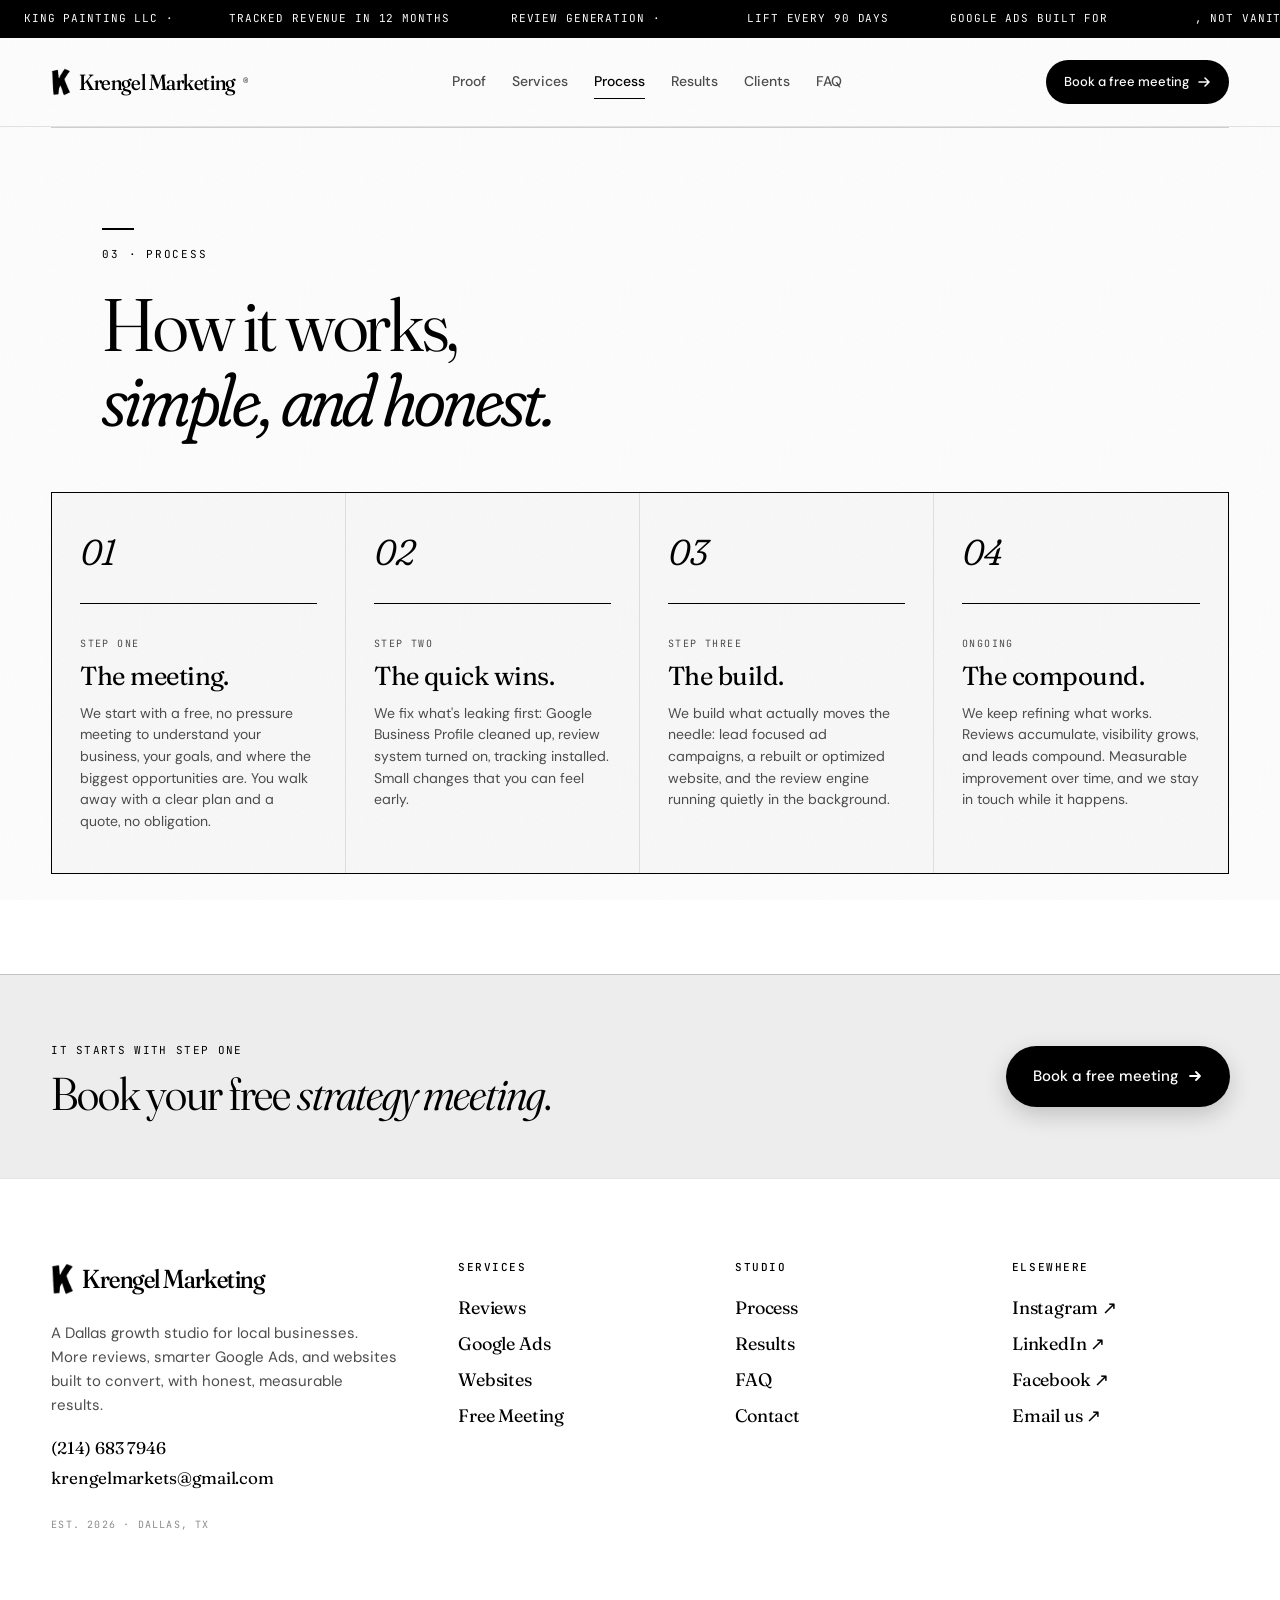
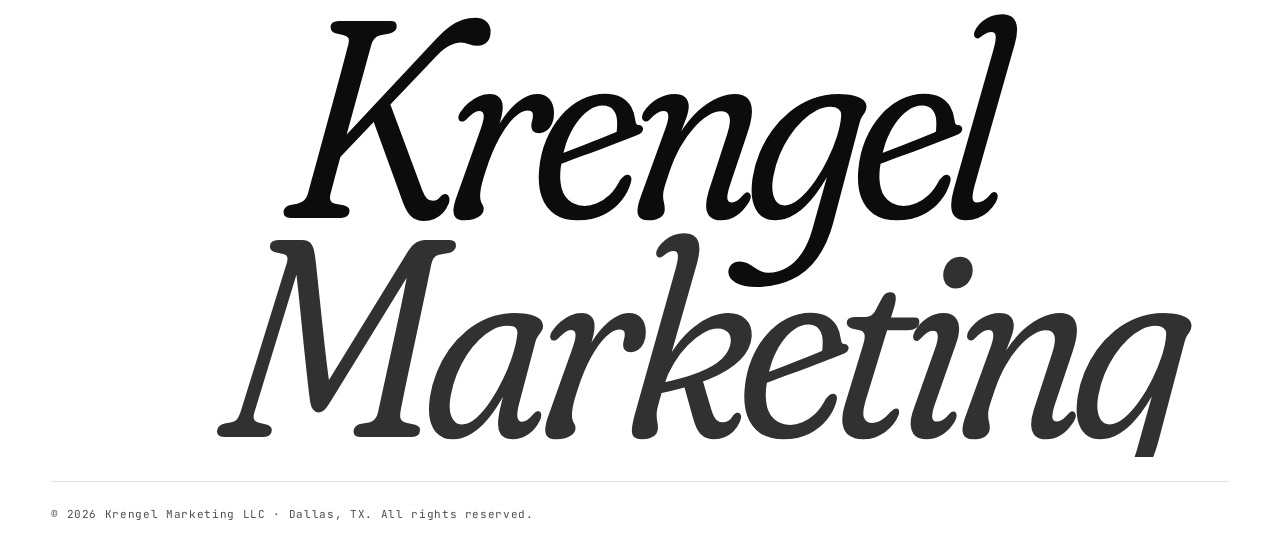
<file: process.html>
<!DOCTYPE html>
<html lang="en">
<head>
<meta charset="UTF-8" />
<meta name="viewport" content="width=device-width, initial-scale=1.0" />
<meta name="theme-color" content="#000000" />
<title>How It Works · Krengel Marketing</title>
<meta name="description" content="Krengel Marketing's process, step by step: a free strategy meeting, quick wins, the build, and compounding results over time. Simple, and honest." />
<link rel="icon" type="image/png" sizes="any" href="k-mark-v3.png" />
<link rel="apple-touch-icon" href="apple-touch-icon-v3.png" />
<link rel="shortcut icon" href="k-mark-v3.png" />
<link rel="preconnect" href="https://fonts.googleapis.com">
<link rel="preconnect" href="https://fonts.gstatic.com" crossorigin>
<link href="https://fonts.googleapis.com/css2?family=Fraunces:ital,opsz,wght,SOFT@0,9..144,200..900,0..100;1,9..144,200..900,0..100&family=DM+Sans:opsz,wght@9..40,300..700&family=JetBrains+Mono:wght@300..700&display=swap" rel="stylesheet">
<link rel="stylesheet" href="styles.css?v=3" />
<script>document.documentElement.classList.add('js');</script>
</head>
<body data-page="process">

<div class="grain" aria-hidden="true"></div>
<div id="site-ticker"></div>
<div id="site-nav"></div>

<main>

<!-- ===== PROCESS ===== -->
<section class="process" id="process">
  <div class="section-header">
    <span class="section-num">03 · Process</span>
    <h2 class="section-h">How it works,<br/><em>simple, and honest.</em></h2>
  </div>

  <ol class="process-list">
    <li class="step" data-step="01">
      <span class="step-num">01</span>
      <div class="step-line"></div>
      <div class="step-body">
        <span class="step-meta">STEP ONE</span>
        <h3 class="step-title">The meeting.</h3>
        <p>We start with a free, no pressure meeting to understand your business, your goals, and where the biggest opportunities are. You walk away with a clear plan and a quote, no obligation.</p>
      </div>
    </li>
    <li class="step" data-step="02">
      <span class="step-num">02</span>
      <div class="step-line"></div>
      <div class="step-body">
        <span class="step-meta">STEP TWO</span>
        <h3 class="step-title">The quick wins.</h3>
        <p>We fix what's leaking first: Google Business Profile cleaned up, review system turned on, tracking installed. Small changes that you can feel early.</p>
      </div>
    </li>
    <li class="step" data-step="03">
      <span class="step-num">03</span>
      <div class="step-line"></div>
      <div class="step-body">
        <span class="step-meta">STEP THREE</span>
        <h3 class="step-title">The build.</h3>
        <p>We build what actually moves the needle: lead focused ad campaigns, a rebuilt or optimized website, and the review engine running quietly in the background.</p>
      </div>
    </li>
    <li class="step" data-step="04">
      <span class="step-num">04</span>
      <div class="step-line"></div>
      <div class="step-body">
        <span class="step-meta">ONGOING</span>
        <h3 class="step-title">The compound.</h3>
        <p>We keep refining what works. Reviews accumulate, visibility grows, and leads compound. Measurable improvement over time, and we stay in touch while it happens.</p>
      </div>
    </li>
  </ol>
</section>

<!-- ===== CTA BAND ===== -->
<section class="cta-band">
  <div class="cta-band-inner">
    <div class="cta-band-text">
      <span class="mono">It starts with step one</span>
      <h2>Book your free <em>strategy meeting</em>.</h2>
    </div>
    <a href="contact.html" class="btn btn-primary btn-lg">
      <span>Book a free meeting</span>
      <svg width="16" height="16" viewBox="0 0 16 16" aria-hidden="true"><path d="M3 8h10M9 4l4 4-4 4" fill="none" stroke="currentColor" stroke-width="1.8" stroke-linecap="round" stroke-linejoin="round"/></svg>
    </a>
  </div>
</section>

</main>

<div id="site-footer"></div>

<script src="chrome.js?v=3"></script>
<script src="script.js?v=3"></script>
</body>
</html>
</file>
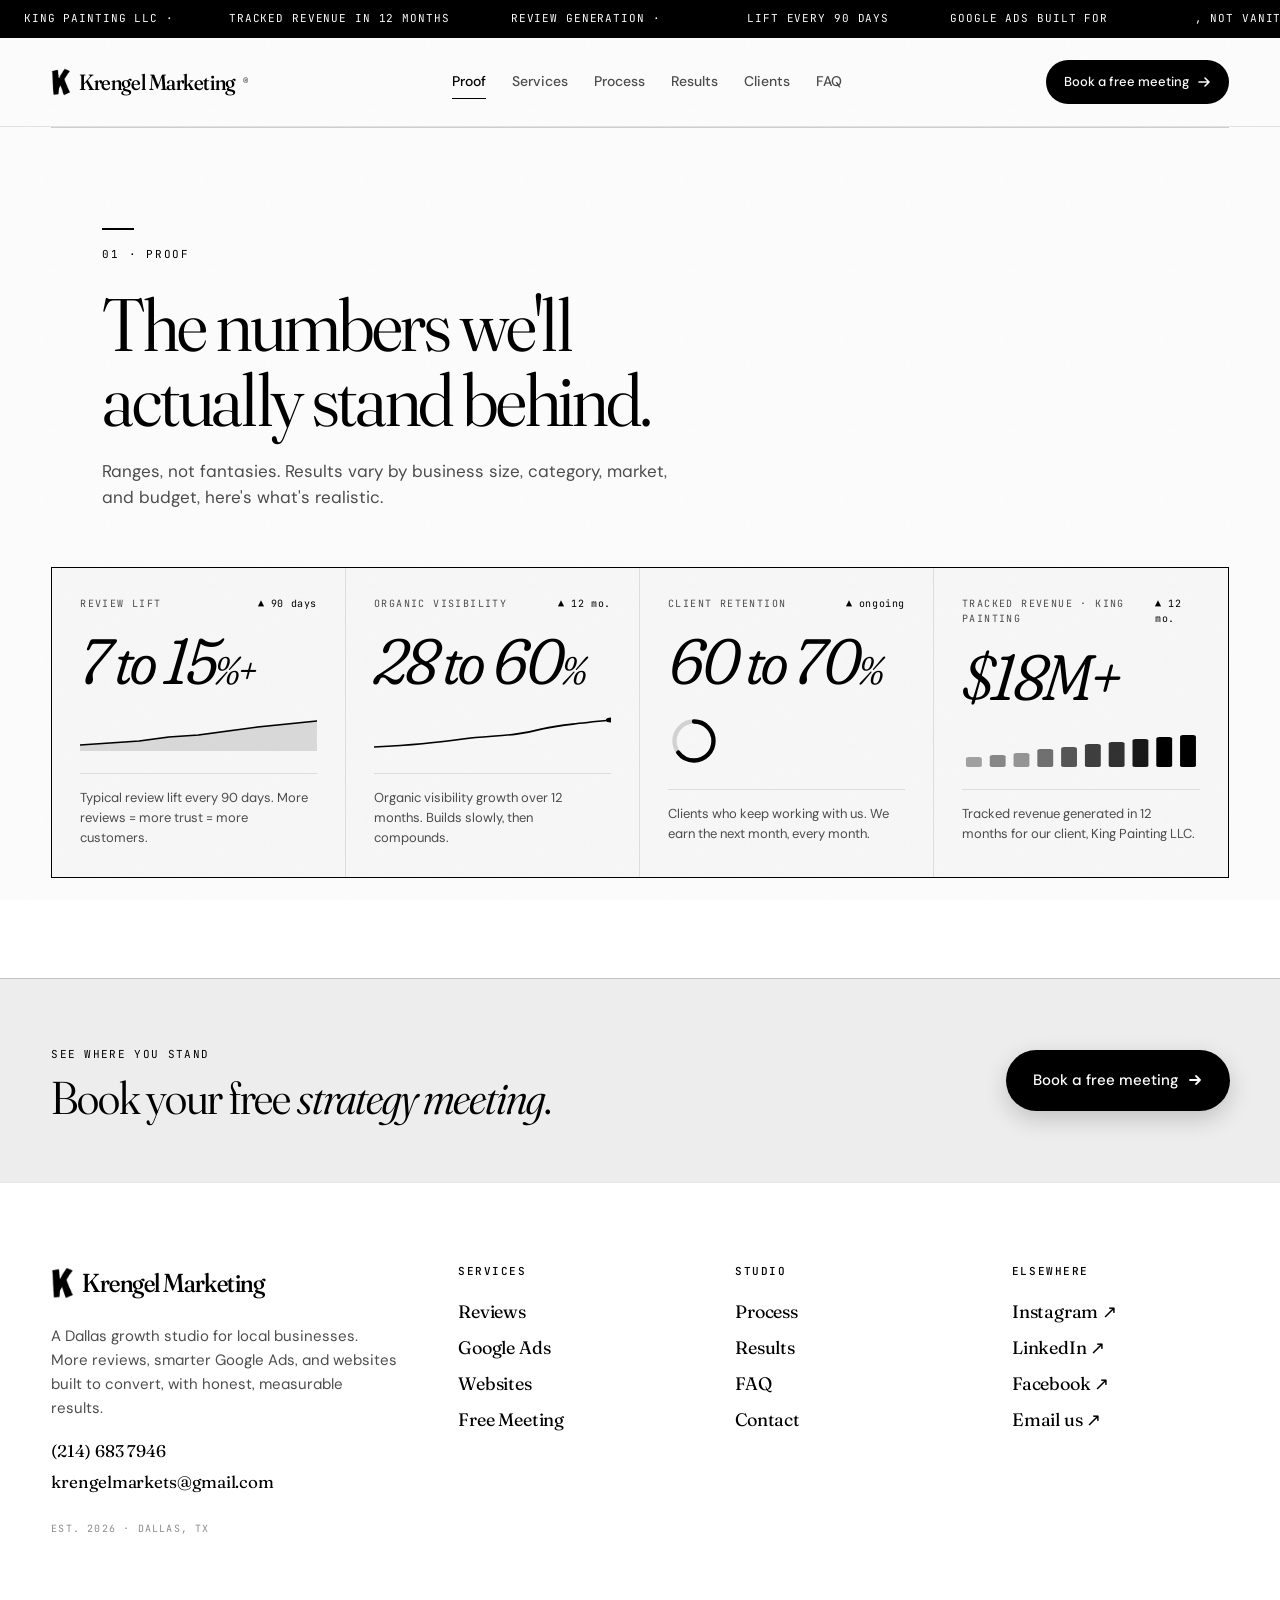
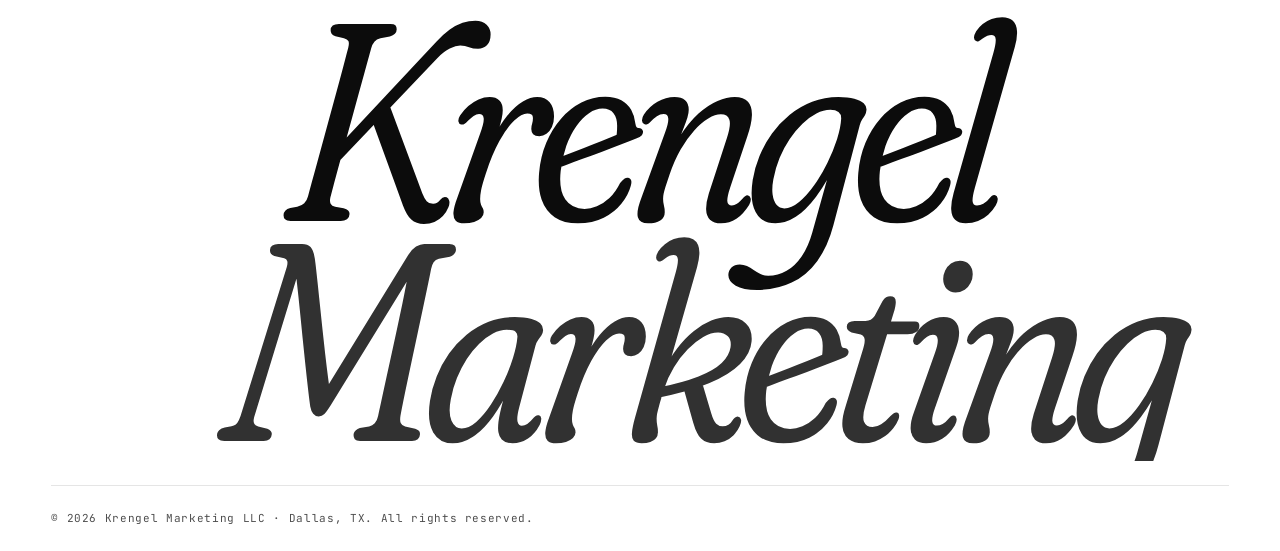
<file: proof.html>
<!DOCTYPE html>
<html lang="en">
<head>
<meta charset="UTF-8" />
<meta name="viewport" content="width=device-width, initial-scale=1.0" />
<meta name="theme-color" content="#000000" />
<title>Proof &amp; Results · Krengel Marketing</title>
<meta name="description" content="The honest, realistic numbers Krengel Marketing stands behind: review lift, organic visibility, client retention, and $18M+ tracked revenue for King Painting LLC." />
<link rel="icon" type="image/png" sizes="any" href="k-mark-v3.png" />
<link rel="apple-touch-icon" href="apple-touch-icon-v3.png" />
<link rel="shortcut icon" href="k-mark-v3.png" />
<link rel="preconnect" href="https://fonts.googleapis.com">
<link rel="preconnect" href="https://fonts.gstatic.com" crossorigin>
<link href="https://fonts.googleapis.com/css2?family=Fraunces:ital,opsz,wght,SOFT@0,9..144,200..900,0..100;1,9..144,200..900,0..100&family=DM+Sans:opsz,wght@9..40,300..700&family=JetBrains+Mono:wght@300..700&display=swap" rel="stylesheet">
<link rel="stylesheet" href="styles.css?v=3" />
<script>document.documentElement.classList.add('js');</script>
</head>
<body data-page="proof">

<div class="grain" aria-hidden="true"></div>
<div id="site-ticker"></div>
<div id="site-nav"></div>

<main>

<!-- ===== PROOF / METRICS ===== -->
<section class="stats" id="stats">
  <div class="section-header">
    <span class="section-num">01 · Proof</span>
    <h2 class="section-h">
      The numbers we'll<br/>actually stand behind.
    </h2>
    <p class="section-sub">Ranges, not fantasies. Results vary by business size, category, market, and budget, here's what's realistic.</p>
  </div>

  <div class="stats-grid">
    <article class="stat" data-stat>
      <div class="stat-top">
        <span class="stat-label">review lift</span>
        <span class="stat-delta up">▲ 90 days</span>
      </div>
      <div class="stat-num">7 to 15<span style="font-size:.6em">%+</span></div>
      <svg class="sparkline" viewBox="0 0 120 36" preserveAspectRatio="none">
        <path d="M0,30 L15,28 L30,26 L45,22 L60,20 L75,16 L90,12 L105,9 L120,6" fill="none" stroke="currentColor" stroke-width="1.6" stroke-linecap="round"/>
        <path d="M0,30 L15,28 L30,26 L45,22 L60,20 L75,16 L90,12 L105,9 L120,6 L120,36 L0,36 Z" fill="currentColor" opacity=".12"/>
      </svg>
      <p class="stat-foot">Typical review lift every 90 days. More reviews = more trust = more customers.</p>
    </article>

    <article class="stat" data-stat>
      <div class="stat-top">
        <span class="stat-label">organic visibility</span>
        <span class="stat-delta up">▲ 12 mo.</span>
      </div>
      <div class="stat-num">28 to 60<span style="font-size:.6em">%</span></div>
      <svg class="sparkline" viewBox="0 0 120 36" preserveAspectRatio="none">
        <path d="M0,32 C20,30 30,28 45,24 C60,20 70,22 85,14 C95,10 105,8 120,5" fill="none" stroke="currentColor" stroke-width="1.6" stroke-linecap="round"/>
        <circle cx="120" cy="5" r="2.5" fill="currentColor"/>
      </svg>
      <p class="stat-foot">Organic visibility growth over 12 months. Builds slowly, then compounds.</p>
    </article>

    <article class="stat" data-stat>
      <div class="stat-top">
        <span class="stat-label">client retention</span>
        <span class="stat-delta up">▲ ongoing</span>
      </div>
      <div class="stat-num">60 to 70<span style="font-size:.6em">%</span></div>
      <svg class="sparkline ring" viewBox="0 0 48 48" preserveAspectRatio="xMinYMid meet" aria-hidden="true">
        <circle cx="24" cy="24" r="18" fill="none" stroke="currentColor" stroke-opacity=".15" stroke-width="4"/>
        <circle cx="24" cy="24" r="18" fill="none" stroke="currentColor" stroke-width="4" stroke-linecap="round" stroke-dasharray="73 113" transform="rotate(-90 24 24)"/>
      </svg>
      <p class="stat-foot">Clients who keep working with us. We earn the next month, every month.</p>
    </article>

    <article class="stat" data-stat>
      <div class="stat-top">
        <span class="stat-label">tracked revenue · King Painting</span>
        <span class="stat-delta up">▲ 12 mo.</span>
      </div>
      <div class="stat-num">$<span class="counter" data-target="18" data-decimals="0" data-suffix="M+">0M+</span></div>
      <svg class="sparkline" viewBox="0 0 120 36" preserveAspectRatio="none">
        <g>
          <rect x="2"  y="26" width="8" height="10" rx="1.5" fill="currentColor" opacity=".35"/>
          <rect x="14" y="24" width="8" height="12" rx="1.5" fill="currentColor" opacity=".45"/>
          <rect x="26" y="22" width="8" height="14" rx="1.5" fill="currentColor" opacity=".4"/>
          <rect x="38" y="18" width="8" height="18" rx="1.5" fill="currentColor" opacity=".55"/>
          <rect x="50" y="16" width="8" height="20" rx="1.5" fill="currentColor" opacity=".65"/>
          <rect x="62" y="13" width="8" height="23" rx="1.5" fill="currentColor" opacity=".75"/>
          <rect x="74" y="11" width="8" height="25" rx="1.5" fill="currentColor" opacity=".8"/>
          <rect x="86" y="8"  width="8" height="28" rx="1.5" fill="currentColor" opacity=".9"/>
          <rect x="98" y="6"  width="8" height="30" rx="1.5" fill="currentColor"/>
          <rect x="110" y="4" width="8" height="32" rx="1.5" fill="currentColor"/>
        </g>
      </svg>
      <p class="stat-foot">Tracked revenue generated in 12 months for our client, King Painting LLC.</p>
    </article>
  </div>
</section>

<!-- ===== CTA BAND ===== -->
<section class="cta-band">
  <div class="cta-band-inner">
    <div class="cta-band-text">
      <span class="mono">See where you stand</span>
      <h2>Book your free <em>strategy meeting</em>.</h2>
    </div>
    <a href="contact.html" class="btn btn-primary btn-lg">
      <span>Book a free meeting</span>
      <svg width="16" height="16" viewBox="0 0 16 16" aria-hidden="true"><path d="M3 8h10M9 4l4 4-4 4" fill="none" stroke="currentColor" stroke-width="1.8" stroke-linecap="round" stroke-linejoin="round"/></svg>
    </a>
  </div>
</section>

</main>

<div id="site-footer"></div>

<script src="chrome.js?v=3"></script>
<script src="script.js?v=3"></script>
</body>
</html>
</file>
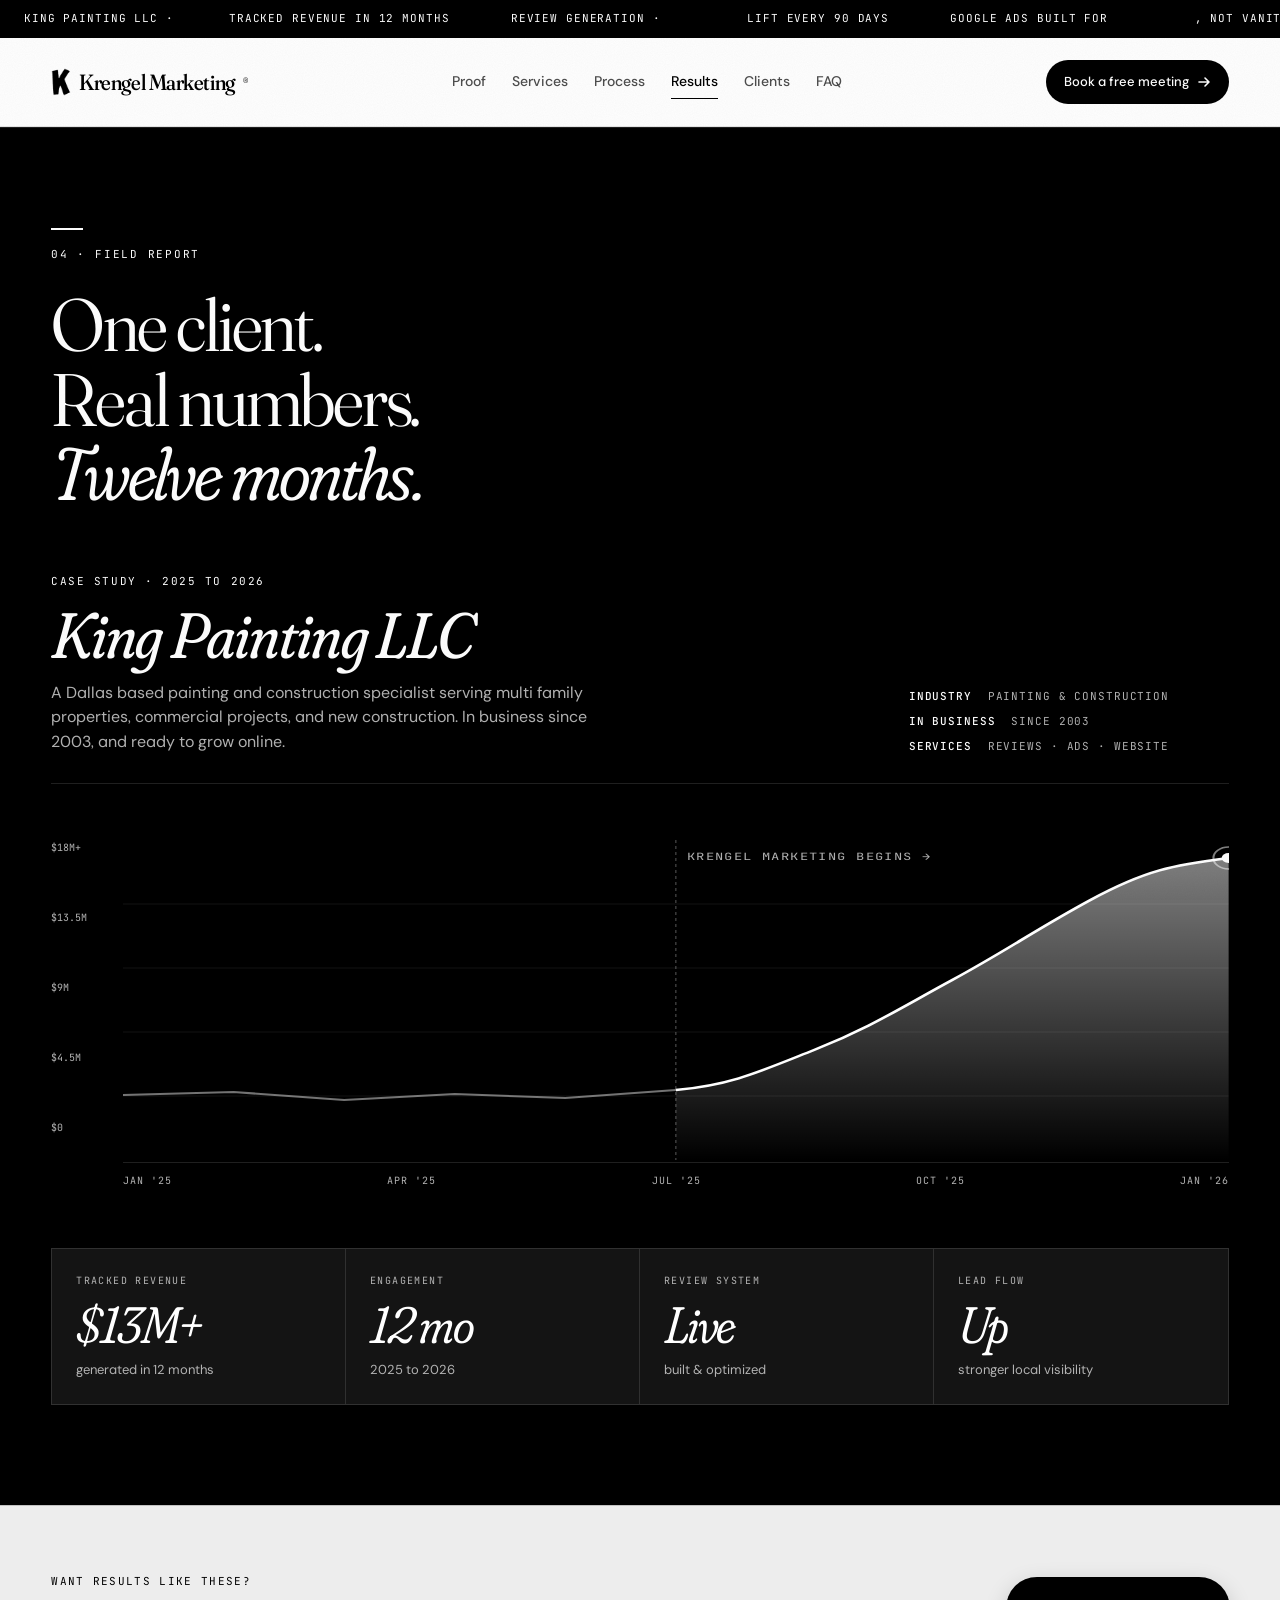
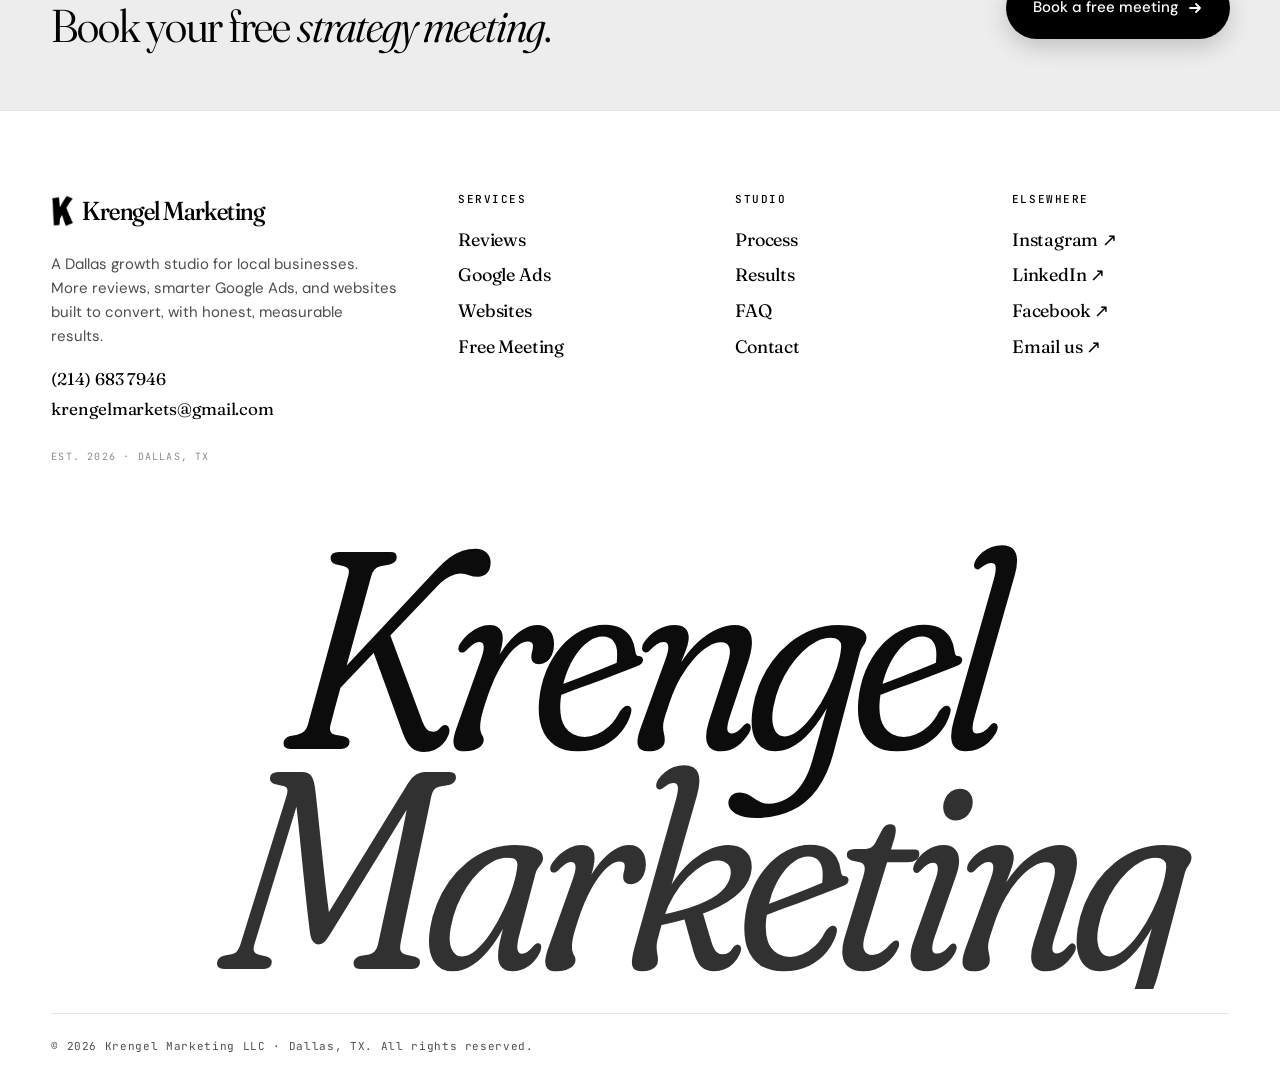
<file: results.html>
<!DOCTYPE html>
<html lang="en">
<head>
<meta charset="UTF-8" />
<meta name="viewport" content="width=device-width, initial-scale=1.0" />
<meta name="theme-color" content="#000000" />
<title>Case Study: King Painting LLC · Krengel Marketing</title>
<meta name="description" content="One client, real numbers, twelve months: how Krengel Marketing helped King Painting LLC track $18M+ in revenue with reviews, Google Ads, and a new website." />
<link rel="icon" type="image/png" sizes="any" href="k-mark-v3.png" />
<link rel="apple-touch-icon" href="apple-touch-icon-v3.png" />
<link rel="shortcut icon" href="k-mark-v3.png" />
<link rel="preconnect" href="https://fonts.googleapis.com">
<link rel="preconnect" href="https://fonts.gstatic.com" crossorigin>
<link href="https://fonts.googleapis.com/css2?family=Fraunces:ital,opsz,wght,SOFT@0,9..144,200..900,0..100;1,9..144,200..900,0..100&family=DM+Sans:opsz,wght@9..40,300..700&family=JetBrains+Mono:wght@300..700&display=swap" rel="stylesheet">
<link rel="stylesheet" href="styles.css?v=3" />
<script>document.documentElement.classList.add('js');</script>
</head>
<body data-page="results">

<div class="grain" aria-hidden="true"></div>
<div id="site-ticker"></div>
<div id="site-nav"></div>

<main>

<!-- ===== CASE STUDY ===== -->
<section class="results" id="results">
  <div class="section-header dark">
    <span class="section-num">04 · Field Report</span>
    <h2 class="section-h">One client.<br/>Real numbers.<br/><em>Twelve months.</em></h2>
  </div>

  <div class="case">
    <header class="case-head">
      <div>
        <span class="case-tag">CASE STUDY · 2025 to 2026</span>
        <h3 class="case-name">King Painting LLC</h3>
        <p class="case-sub">A Dallas based painting and construction specialist serving multi family properties, commercial projects, and new construction. In business since 2003, and ready to grow online.</p>
      </div>
      <div class="case-meta">
        <span><b>Industry</b> Painting &amp; construction</span>
        <span><b>In business</b> Since 2003</span>
        <span><b>Services</b> Reviews · Ads · Website</span>
      </div>
    </header>

    <div class="case-chart-wrap">
      <div class="case-axis-y">
        <span>$0</span><span>$4.5M</span><span>$9M</span><span>$13.5M</span><span>$18M+</span>
      </div>
      <svg class="case-chart" viewBox="0 0 800 320" preserveAspectRatio="none">
        <defs>
          <linearGradient id="caseAfter" x1="0" y1="0" x2="0" y2="1">
            <stop offset="0%" stop-color="currentColor" stop-opacity="0.5"/>
            <stop offset="100%" stop-color="currentColor" stop-opacity="0"/>
          </linearGradient>
        </defs>
        <g stroke="rgba(255,255,255,.07)">
          <line x1="0" y1="64"  x2="800" y2="64"/>
          <line x1="0" y1="128" x2="800" y2="128"/>
          <line x1="0" y1="192" x2="800" y2="192"/>
          <line x1="0" y1="256" x2="800" y2="256"/>
        </g>
        <path class="case-before" d="M0,255 L80,252 L160,260 L240,254 L320,258 L400,250" fill="none" stroke="rgba(255,255,255,.45)" stroke-width="2" stroke-dasharray="5 5"/>
        <path class="case-area" d="M400,250 C440,245 460,232 500,210 C540,188 560,170 600,140 C640,110 660,90 700,60 C740,30 760,25 800,18 L800,320 L400,320 Z" fill="url(#caseAfter)"/>
        <path class="case-after" d="M400,250 C440,245 460,232 500,210 C540,188 560,170 600,140 C640,110 660,90 700,60 C740,30 760,25 800,18" fill="none" stroke="currentColor" stroke-width="2.4"/>
        <line x1="400" y1="0" x2="400" y2="320" stroke="rgba(255,255,255,.25)" stroke-width="1" stroke-dasharray="3 3"/>
        <text x="408" y="20" font-family="JetBrains Mono" font-size="10" fill="rgba(255,255,255,.7)" letter-spacing="1">KRENGEL MARKETING BEGINS  →</text>
        <circle cx="800" cy="18" r="5" fill="currentColor"/>
        <circle cx="800" cy="18" r="11" fill="none" stroke="currentColor" stroke-width="1.5" opacity=".5"/>
      </svg>
      <div class="case-axis-x">
        <span>JAN '25</span><span>APR '25</span><span>JUL '25</span><span>OCT '25</span><span>JAN '26</span>
      </div>
    </div>

    <div class="case-results">
      <div class="case-result">
        <span class="cr-label">Tracked revenue</span>
        <span class="cr-num">$<span class="counter" data-target="18" data-decimals="0" data-suffix="M+">0M+</span></span>
        <span class="cr-detail">generated in 12 months</span>
      </div>
      <div class="case-result">
        <span class="cr-label">Engagement</span>
        <span class="cr-num">12 mo</span>
        <span class="cr-detail">2025 to 2026</span>
      </div>
      <div class="case-result">
        <span class="cr-label">Review system</span>
        <span class="cr-num">Live</span>
        <span class="cr-detail">built &amp; optimized</span>
      </div>
      <div class="case-result">
        <span class="cr-label">Lead flow</span>
        <span class="cr-num">Up</span>
        <span class="cr-detail">stronger local visibility</span>
      </div>
    </div>
  </div>
</section>

<!-- ===== CTA BAND ===== -->
<section class="cta-band">
  <div class="cta-band-inner">
    <div class="cta-band-text">
      <span class="mono">Want results like these?</span>
      <h2>Book your free <em>strategy meeting</em>.</h2>
    </div>
    <a href="contact.html" class="btn btn-primary btn-lg">
      <span>Book a free meeting</span>
      <svg width="16" height="16" viewBox="0 0 16 16" aria-hidden="true"><path d="M3 8h10M9 4l4 4-4 4" fill="none" stroke="currentColor" stroke-width="1.8" stroke-linecap="round" stroke-linejoin="round"/></svg>
    </a>
  </div>
</section>

</main>

<div id="site-footer"></div>

<script src="chrome.js?v=3"></script>
<script src="script.js?v=3"></script>
</body>
</html>
</file>
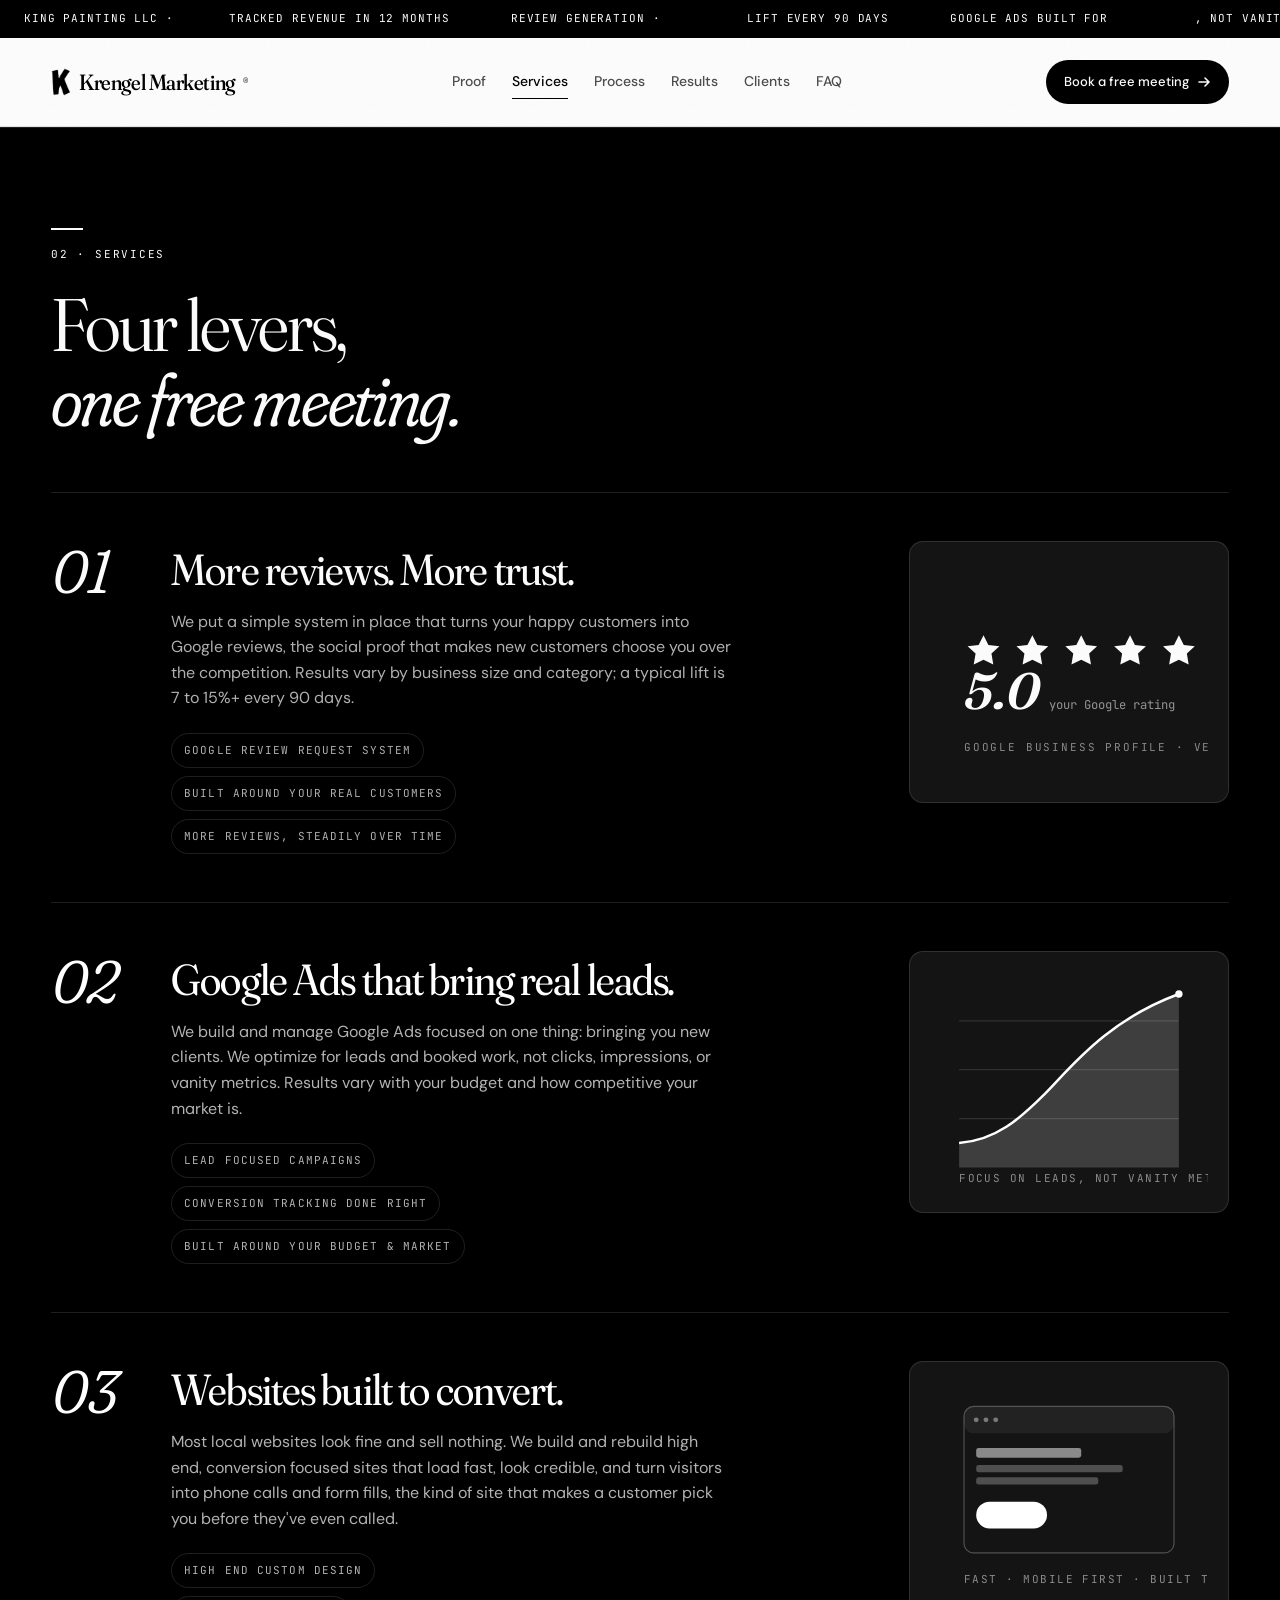
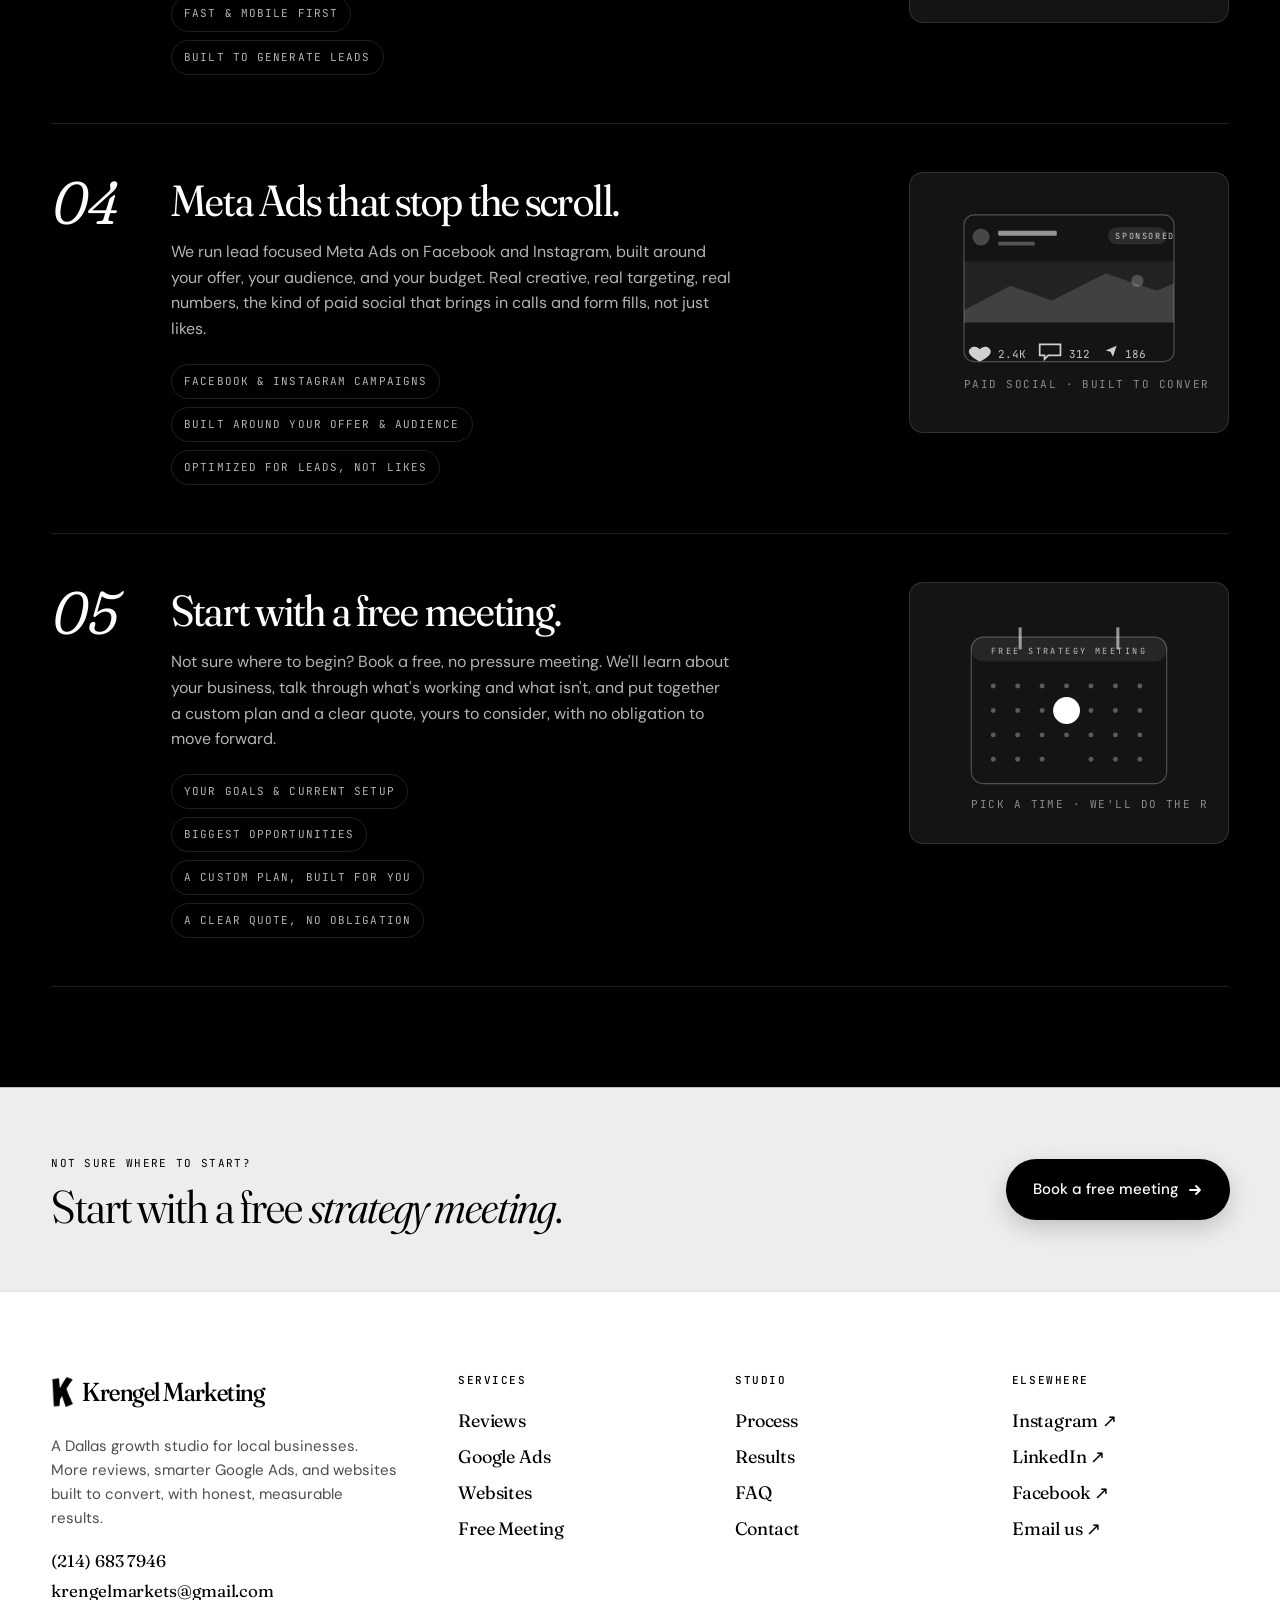
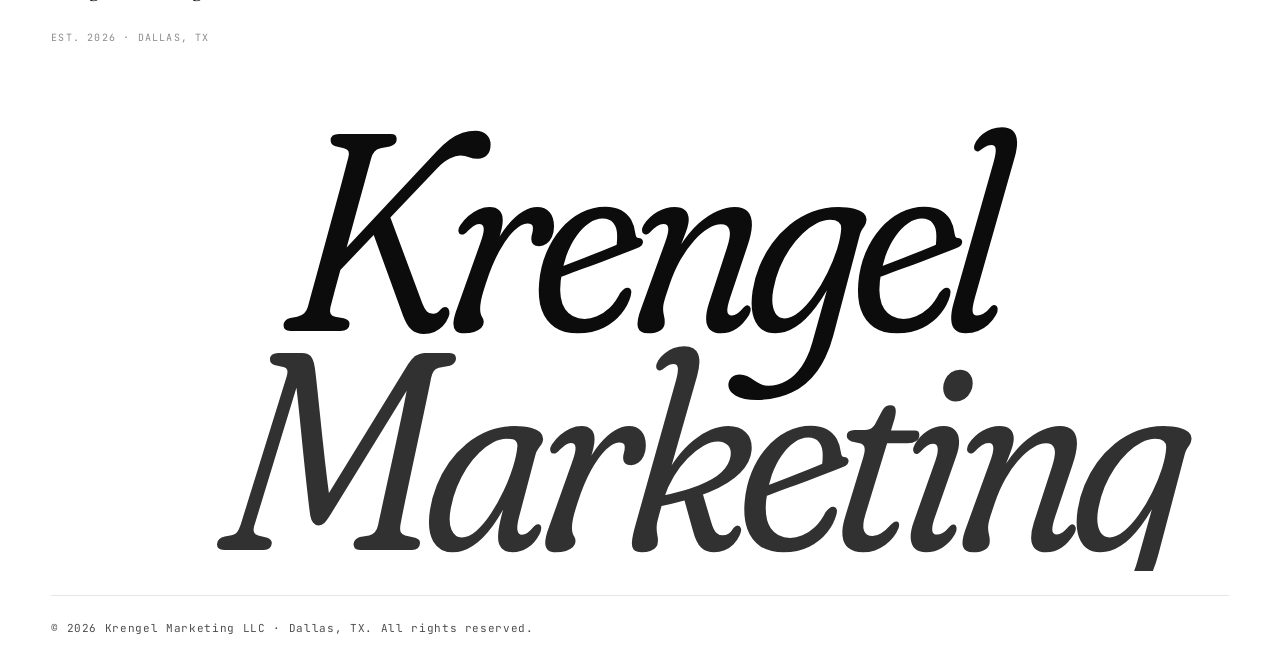
<file: services.html>
<!DOCTYPE html>
<html lang="en">
<head>
<meta charset="UTF-8" />
<meta name="viewport" content="width=device-width, initial-scale=1.0" />
<meta name="theme-color" content="#000000" />
<title>Services · Krengel Marketing</title>
<meta name="description" content="What Krengel Marketing does: Google review generation, lead focused Google Ads, lead focused Meta Ads on Facebook and Instagram, conversion built websites, and a free strategy meeting." />
<link rel="icon" type="image/png" sizes="any" href="k-mark-v3.png" />
<link rel="apple-touch-icon" href="apple-touch-icon-v3.png" />
<link rel="shortcut icon" href="k-mark-v3.png" />
<link rel="preconnect" href="https://fonts.googleapis.com">
<link rel="preconnect" href="https://fonts.gstatic.com" crossorigin>
<link href="https://fonts.googleapis.com/css2?family=Fraunces:ital,opsz,wght,SOFT@0,9..144,200..900,0..100;1,9..144,200..900,0..100&family=DM+Sans:opsz,wght@9..40,300..700&family=JetBrains+Mono:wght@300..700&display=swap" rel="stylesheet">
<link rel="stylesheet" href="styles.css?v=3" />
<script>document.documentElement.classList.add('js');</script>
</head>
<body data-page="services">

<div class="grain" aria-hidden="true"></div>
<div id="site-ticker"></div>
<div id="site-nav"></div>

<main>

<!-- ===== SERVICES ===== -->
<section class="services" id="services">
  <div class="section-header dark">
    <span class="section-num">02 · Services</span>
    <h2 class="section-h">
      Four levers,<br/>
      <em>one free meeting.</em>
    </h2>
  </div>

  <div class="service-stack">
    <article class="service" data-svc="01">
      <div class="svc-num">01</div>
      <div class="svc-main">
        <h3 class="svc-title">More reviews. More trust.</h3>
        <p class="svc-desc">We put a simple system in place that turns your happy customers into Google reviews, the social proof that makes new customers choose you over the competition. Results vary by business size and category; a typical lift is 7 to 15%+ every 90 days.</p>
        <ul class="svc-list">
          <li>Google review request system</li>
          <li>Built around your real customers</li>
          <li>More reviews, steadily over time</li>
        </ul>
      </div>
      <div class="svc-art">
        <svg viewBox="0 0 200 180" aria-hidden="true">
          <g class="stars">
            <path d="M30 60 l4 8 9 1 -6.5 6 1.5 9 -8-4 -8 4 1.5-9 -6.5-6 9-1z" fill="currentColor"/>
            <path d="M70 60 l4 8 9 1 -6.5 6 1.5 9 -8-4 -8 4 1.5-9 -6.5-6 9-1z" fill="currentColor"/>
            <path d="M110 60 l4 8 9 1 -6.5 6 1.5 9 -8-4 -8 4 1.5-9 -6.5-6 9-1z" fill="currentColor"/>
            <path d="M150 60 l4 8 9 1 -6.5 6 1.5 9 -8-4 -8 4 1.5-9 -6.5-6 9-1z" fill="currentColor"/>
            <path d="M190 60 l4 8 9 1 -6.5 6 1.5 9 -8-4 -8 4 1.5-9 -6.5-6 9-1z" fill="currentColor"/>
          </g>
          <text x="14" y="120" font-family="Fraunces, serif" font-size="42" font-weight="600" fill="currentColor" font-style="italic">5.0</text>
          <text x="84" y="120" font-family="JetBrains Mono" font-size="10" fill="currentColor" opacity=".55">your Google rating</text>
          <text x="14" y="155" font-family="JetBrains Mono" font-size="9" letter-spacing="1.5" fill="currentColor" opacity=".5">GOOGLE BUSINESS PROFILE · VERIFIED</text>
        </svg>
      </div>
    </article>

    <article class="service" data-svc="02">
      <div class="svc-num">02</div>
      <div class="svc-main">
        <h3 class="svc-title">Google Ads that bring real leads.</h3>
        <p class="svc-desc">We build and manage Google Ads focused on one thing: bringing you new clients. We optimize for leads and booked work, not clicks, impressions, or vanity metrics. Results vary with your budget and how competitive your market is.</p>
        <ul class="svc-list">
          <li>Lead focused campaigns</li>
          <li>Conversion tracking done right</li>
          <li>Built around your budget &amp; market</li>
        </ul>
      </div>
      <div class="svc-art">
        <svg viewBox="0 0 200 180" aria-hidden="true">
          <g stroke="rgba(255,255,255,.12)">
            <line x1="10" y1="40" x2="190" y2="40"/>
            <line x1="10" y1="80" x2="190" y2="80"/>
            <line x1="10" y1="120" x2="190" y2="120"/>
          </g>
          <path class="svc-line" d="M10,140 C40,138 60,120 80,100 S130,40 190,18" fill="none" stroke="currentColor" stroke-width="2"/>
          <path d="M10,140 C40,138 60,120 80,100 S130,40 190,18 L190,160 L10,160 Z" fill="currentColor" opacity=".18"/>
          <circle cx="190" cy="18" r="3" fill="currentColor"/>
          <text x="10" y="172" font-family="JetBrains Mono" font-size="9" letter-spacing="1.2" fill="currentColor" opacity=".5">FOCUS ON LEADS, NOT VANITY METRICS</text>
        </svg>
      </div>
    </article>

    <article class="service" data-svc="03">
      <div class="svc-num">03</div>
      <div class="svc-main">
        <h3 class="svc-title">Websites built to convert.</h3>
        <p class="svc-desc">Most local websites look fine and sell nothing. We build and rebuild high end, conversion focused sites that load fast, look credible, and turn visitors into phone calls and form fills, the kind of site that makes a customer pick you before they've even called.</p>
        <ul class="svc-list">
          <li>High end custom design</li>
          <li>Fast &amp; mobile first</li>
          <li>Built to generate leads</li>
        </ul>
      </div>
      <div class="svc-art">
        <svg viewBox="0 0 200 180" aria-hidden="true">
          <rect x="14" y="20" width="172" height="120" rx="8" fill="none" stroke="currentColor" stroke-opacity=".25"/>
          <rect x="14" y="20" width="172" height="22" rx="8" fill="currentColor" opacity=".06"/>
          <circle cx="24" cy="31" r="2" fill="currentColor" opacity=".4"/>
          <circle cx="32" cy="31" r="2" fill="currentColor" opacity=".4"/>
          <circle cx="40" cy="31" r="2" fill="currentColor" opacity=".4"/>
          <rect x="24" y="54" width="86" height="8" rx="2" fill="currentColor" opacity=".5"/>
          <rect x="24" y="68" width="120" height="6" rx="2" fill="currentColor" opacity=".25"/>
          <rect x="24" y="78" width="100" height="6" rx="2" fill="currentColor" opacity=".25"/>
          <rect x="24" y="98" width="58" height="22" rx="11" fill="currentColor"/>
          <text x="33" y="113" font-family="JetBrains Mono" font-size="8" fill="#fff" letter-spacing="1">CALL NOW</text>
          <text x="14" y="165" font-family="JetBrains Mono" font-size="9" letter-spacing="1.2" fill="currentColor" opacity=".5">FAST · MOBILE FIRST · BUILT TO CONVERT</text>
        </svg>
      </div>
    </article>

    <article class="service" data-svc="04">
      <div class="svc-num">04</div>
      <div class="svc-main">
        <h3 class="svc-title">Meta Ads that stop the scroll.</h3>
        <p class="svc-desc">We run lead focused Meta Ads on Facebook and Instagram, built around your offer, your audience, and your budget. Real creative, real targeting, real numbers, the kind of paid social that brings in calls and form fills, not just likes.</p>
        <ul class="svc-list">
          <li>Facebook &amp; Instagram campaigns</li>
          <li>Built around your offer &amp; audience</li>
          <li>Optimized for leads, not likes</li>
        </ul>
      </div>
      <div class="svc-art">
        <svg viewBox="0 0 200 180" aria-hidden="true">
          <!-- post card frame -->
          <rect x="14" y="18" width="172" height="120" rx="8" fill="none" stroke="currentColor" stroke-opacity=".25"/>
          <!-- header: avatar + handle + sponsored pill -->
          <circle cx="28" cy="36" r="7" fill="currentColor" opacity=".22"/>
          <rect x="42" y="31" width="48" height="4" rx="1" fill="currentColor" opacity=".55"/>
          <rect x="42" y="40" width="30" height="3" rx="1" fill="currentColor" opacity=".28"/>
          <rect x="132" y="28" width="48" height="14" rx="7" fill="currentColor" opacity=".1"/>
          <text x="138" y="38" font-family="JetBrains Mono" font-size="7" letter-spacing="1.3" fill="currentColor" opacity=".75">SPONSORED</text>
          <!-- image area with abstract scene -->
          <rect x="14" y="56" width="172" height="50" fill="currentColor" opacity=".06"/>
          <path d="M14,96 L52,76 L86,88 L130,66 L172,80 L186,74 L186,106 L14,106 Z" fill="currentColor" opacity=".14"/>
          <circle cx="156" cy="72" r="5" fill="currentColor" opacity=".22"/>
          <!-- engagement: heart -->
          <path d="M27,128 C24,124 18,126 18,130 C18,134 27,138 27,138 C27,138 36,134 36,130 C36,126 30,124 27,128 Z" fill="currentColor" opacity=".8"/>
          <text x="42" y="135" font-family="JetBrains Mono" font-size="9" fill="currentColor" opacity=".75">2.4K</text>
          <!-- comment bubble -->
          <path d="M76,124 h17 v9 h-10 l-3,3 v-3 h-4 z" fill="none" stroke="currentColor" stroke-width="1.4" opacity=".8"/>
          <text x="100" y="135" font-family="JetBrains Mono" font-size="9" fill="currentColor" opacity=".75">312</text>
          <!-- share arrow -->
          <path d="M130,129 l9,-4 -3,9 -2,-4 z" fill="currentColor" opacity=".8"/>
          <text x="146" y="135" font-family="JetBrains Mono" font-size="9" fill="currentColor" opacity=".75">186</text>
          <!-- caption -->
          <text x="14" y="160" font-family="JetBrains Mono" font-size="9" letter-spacing="1.2" fill="currentColor" opacity=".5">PAID SOCIAL · BUILT TO CONVERT</text>
        </svg>
      </div>
    </article>

    <article class="service" data-svc="05">
      <div class="svc-num">05</div>
      <div class="svc-main">
        <h3 class="svc-title">Start with a free meeting.</h3>
        <p class="svc-desc">Not sure where to begin? Book a free, no pressure meeting. We'll learn about your business, talk through what's working and what isn't, and put together a custom plan and a clear quote, yours to consider, with no obligation to move forward.</p>
        <ul class="svc-list">
          <li>Your goals &amp; current setup</li>
          <li>Biggest opportunities</li>
          <li>A custom plan, built for you</li>
          <li>A clear quote, no obligation</li>
        </ul>
      </div>
      <div class="svc-art">
        <svg viewBox="0 0 200 180" aria-hidden="true">
          <!-- calendar frame -->
          <rect x="20" y="28" width="160" height="120" rx="10" fill="none" stroke="currentColor" stroke-opacity=".25"/>
          <!-- header strip -->
          <rect x="20" y="28" width="160" height="20" rx="10" fill="currentColor" opacity=".08"/>
          <!-- binding clips -->
          <line x1="60" y1="20" x2="60" y2="38" stroke="currentColor" stroke-width="2.5" opacity=".55"/>
          <line x1="140" y1="20" x2="140" y2="38" stroke="currentColor" stroke-width="2.5" opacity=".55"/>
          <!-- month label -->
          <text x="100" y="42" text-anchor="middle" font-family="JetBrains Mono" font-size="7" letter-spacing="2" fill="currentColor" opacity=".7">FREE STRATEGY MEETING</text>
          <!-- date dots -->
          <g fill="currentColor" opacity=".3">
            <circle cx="38" cy="68" r="2"/>
            <circle cx="58" cy="68" r="2"/>
            <circle cx="78" cy="68" r="2"/>
            <circle cx="98" cy="68" r="2"/>
            <circle cx="118" cy="68" r="2"/>
            <circle cx="138" cy="68" r="2"/>
            <circle cx="158" cy="68" r="2"/>
            <circle cx="38" cy="88" r="2"/>
            <circle cx="58" cy="88" r="2"/>
            <circle cx="78" cy="88" r="2"/>
            <circle cx="118" cy="88" r="2"/>
            <circle cx="138" cy="88" r="2"/>
            <circle cx="158" cy="88" r="2"/>
            <circle cx="38" cy="108" r="2"/>
            <circle cx="58" cy="108" r="2"/>
            <circle cx="78" cy="108" r="2"/>
            <circle cx="98" cy="108" r="2"/>
            <circle cx="118" cy="108" r="2"/>
            <circle cx="138" cy="108" r="2"/>
            <circle cx="158" cy="108" r="2"/>
            <circle cx="38" cy="128" r="2"/>
            <circle cx="58" cy="128" r="2"/>
            <circle cx="78" cy="128" r="2"/>
            <circle cx="118" cy="128" r="2"/>
            <circle cx="138" cy="128" r="2"/>
            <circle cx="158" cy="128" r="2"/>
          </g>
          <!-- selected day -->
          <circle cx="98" cy="88" r="11" fill="currentColor"/>
          <text x="98" y="91" text-anchor="middle" font-family="JetBrains Mono" font-size="10" font-weight="700" fill="#fff">13</text>
          <!-- caption -->
          <text x="20" y="168" font-family="JetBrains Mono" font-size="9" letter-spacing="1.2" fill="currentColor" opacity=".5">PICK A TIME · WE'LL DO THE REST</text>
        </svg>
      </div>
    </article>
  </div>
</section>

<!-- ===== CTA BAND ===== -->
<section class="cta-band">
  <div class="cta-band-inner">
    <div class="cta-band-text">
      <span class="mono">Not sure where to start?</span>
      <h2>Start with a free <em>strategy meeting</em>.</h2>
    </div>
    <a href="contact.html" class="btn btn-primary btn-lg">
      <span>Book a free meeting</span>
      <svg width="16" height="16" viewBox="0 0 16 16" aria-hidden="true"><path d="M3 8h10M9 4l4 4-4 4" fill="none" stroke="currentColor" stroke-width="1.8" stroke-linecap="round" stroke-linejoin="round"/></svg>
    </a>
  </div>
</section>

</main>

<div id="site-footer"></div>

<script src="chrome.js?v=3"></script>
<script src="script.js?v=3"></script>
</body>
</html>
</file>
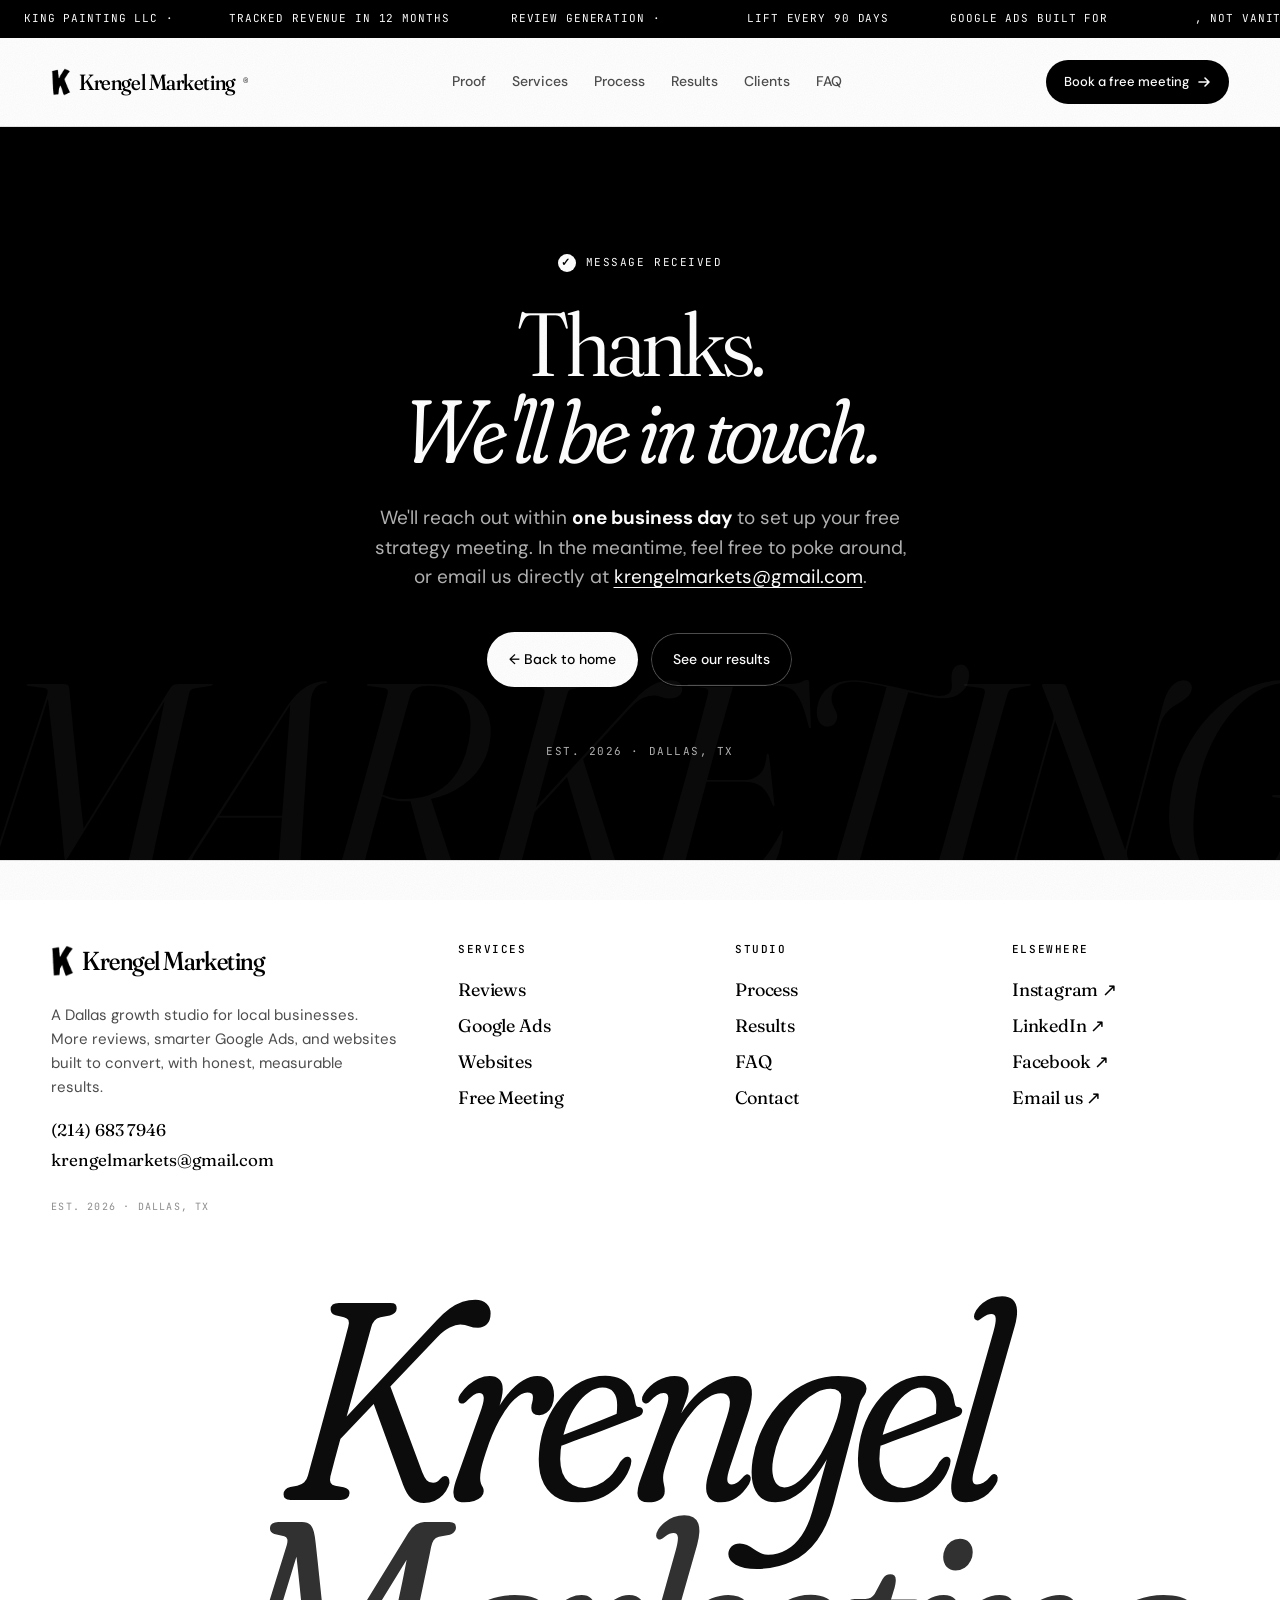
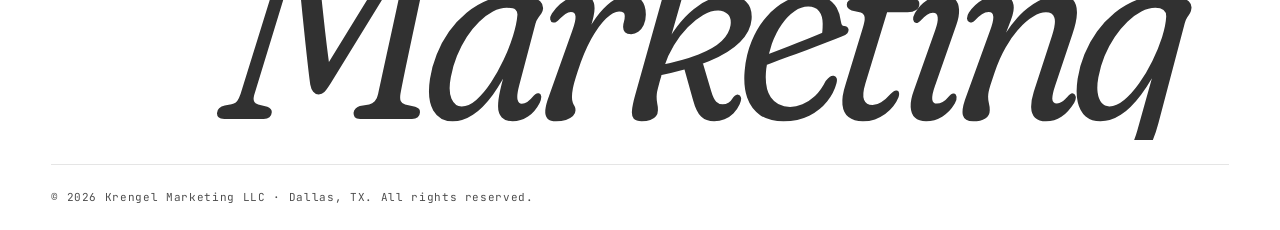
<file: thanks.html>
<!DOCTYPE html>
<html lang="en">
<head>
<meta charset="UTF-8" />
<meta name="viewport" content="width=device-width, initial-scale=1.0" />
<meta name="theme-color" content="#000000" />
<title>Thanks, we'll be in touch · Krengel Marketing</title>
<meta name="description" content="Your message reached us. We'll reach out within one business day to set up your free meeting." />
<link rel="icon" type="image/png" sizes="any" href="k-mark-v3.png" />
<link rel="apple-touch-icon" href="apple-touch-icon-v3.png" />
<link rel="shortcut icon" href="k-mark-v3.png" />
<link rel="preconnect" href="https://fonts.googleapis.com">
<link rel="preconnect" href="https://fonts.gstatic.com" crossorigin>
<link href="https://fonts.googleapis.com/css2?family=Fraunces:ital,opsz,wght,SOFT@0,9..144,200..900,0..100;1,9..144,200..900,0..100&family=DM+Sans:opsz,wght@9..40,300..700&family=JetBrains+Mono:wght@300..700&display=swap" rel="stylesheet">
<link rel="stylesheet" href="styles.css?v=3" />
<style>
  /* Thanks page, sits inside the dark .cta section styling */
  .thanks {
    background: var(--ink);
    color: var(--bg);
    min-height: 78vh;
    padding: 120px var(--pad) 100px;
    display: flex; align-items: center; justify-content: center;
    text-align: center;
    position: relative;
    overflow: hidden;
  }
  .thanks::before {
    content: 'KRENGEL MARKETING';
    position: absolute; bottom: -60px; right: -40px;
    font-family: var(--f-display); font-weight: 350; font-style: italic;
    font-size: clamp(120px, 22vw, 320px);
    line-height: 1; letter-spacing: -0.04em;
    color: rgba(255, 255, 255, 0.04);
    pointer-events: none;
    white-space: nowrap;
  }
  .thanks-inner { max-width: 720px; position: relative; z-index: 1; }
  .thanks-tag {
    display: inline-flex; align-items: center; gap: 10px;
    font-family: var(--f-mono); font-size: 11px; letter-spacing: 0.14em;
    text-transform: uppercase;
    color: var(--bg);
    margin-bottom: 28px;
  }
  .thanks-check {
    display: inline-flex; align-items: center; justify-content: center;
    width: 18px; height: 18px; border-radius: 50%;
    background: var(--bg); color: var(--ink);
    font-size: 11px; font-weight: 700;
  }
  .thanks-h {
    font-family: var(--f-display);
    font-weight: 350;
    font-size: clamp(48px, 7vw, 96px);
    line-height: 0.98;
    letter-spacing: -0.035em;
    margin-bottom: 28px;
    font-variation-settings: "opsz" 144, "SOFT" 40;
  }
  .thanks-h em {
    font-style: italic;
    font-variation-settings: "opsz" 144, "SOFT" 100;
  }
  .thanks-sub {
    font-size: 19px; line-height: 1.55;
    color: var(--dark-soft);
    max-width: 540px;
    margin: 0 auto 40px;
  }
  .thanks-actions {
    display: flex; gap: 12px; justify-content: center; flex-wrap: wrap;
  }
  .thanks .btn {
    display: inline-flex; align-items: center; gap: 8px;
    padding: 16px 22px;
    border-radius: 999px;
    font-weight: 500; font-size: 14px;
    transition: transform .2s ease, background .2s ease, color .2s ease;
    cursor: pointer;
  }
  .thanks .btn-back {
    background: var(--bg); color: var(--ink);
  }
  .thanks .btn-back:hover { transform: translateY(-2px); }
  .thanks .btn-ghost {
    background: transparent; color: var(--bg);
    box-shadow: inset 0 0 0 1px rgba(255,255,255,0.3);
  }
  .thanks .btn-ghost:hover { box-shadow: inset 0 0 0 1px var(--bg); }
  .thanks-meta {
    margin-top: 56px;
    font-family: var(--f-mono); font-size: 11px; letter-spacing: 0.14em;
    text-transform: uppercase;
    color: var(--dark-soft);
  }
</style>
</head>
<body data-page="thanks">

<div class="grain" aria-hidden="true"></div>
<div id="site-ticker"></div>
<div id="site-nav"></div>

<main>

<section class="thanks">
  <div class="thanks-inner">
    <span class="thanks-tag"><span class="thanks-check">✓</span> Message received</span>
    <h1 class="thanks-h">
      Thanks.<br/>
      <em>We'll be in touch.</em>
    </h1>
    <p class="thanks-sub">
      We'll reach out within <strong style="color: var(--bg);">one business day</strong>
      to set up your free strategy meeting. In the meantime, feel free to
      poke around, or email us directly at <a href="mailto:krengelmarkets@gmail.com" style="color: var(--bg); text-decoration: underline; text-underline-offset: 4px;">krengelmarkets@gmail.com</a>.
    </p>
    <div class="thanks-actions">
      <a class="btn btn-back" href="index.html">← Back to home</a>
      <a class="btn btn-ghost" href="results.html">See our results</a>
    </div>
    <p class="thanks-meta">EST. 2026 · DALLAS, TX</p>
  </div>
</section>

</main>

<div id="site-footer"></div>

<script src="chrome.js?v=3"></script>
<script src="script.js?v=3"></script>
</body>
</html>
</file>
<file: styles.css>
/* ============================================================
   KRENGEL MARKETING — Quantitative editorial · "Monochrome"
   Pure white paper, pure black ink, monochrome
   Fraunces (serif display) · DM Sans (body) · JetBrains Mono (data)
   ============================================================ */

*, *::before, *::after { box-sizing: border-box; margin: 0; padding: 0; }

:root {
  /* Light palette */
  --bg:        #FFFFFF;
  --paper:     #FAFAFA;
  --ink:       #000000;
  --ink-soft:  #4D4D4D;
  --ink-faint: #8C8C8C;
  --line:      rgba(0, 0, 0, 0.10);
  --line-2:    rgba(0, 0, 0, 0.18);

  /* Dark palette */
  --dark-bg:    #000000;
  --dark-paper: #141414;
  --dark-ink:   #FFFFFF;
  --dark-soft:  #B3B3B3;
  --dark-line:  rgba(255, 255, 255, 0.12);

  /* Accent — pure mono: accent = ink. Dark sections override below. */
  --accent:      #000000;
  --accent-deep: #000000;
  --accent-soft: #EDEDED;

  /* Type */
  --f-display: 'Fraunces', 'Times New Roman', serif;
  --f-body:    'DM Sans', system-ui, sans-serif;
  --f-mono:    'JetBrains Mono', ui-monospace, monospace;

  /* Layout */
  --w-max: 1280px;
  --pad:   max(20px, 4vw);
  --radius: 18px;
}

/* In any dark section, flip accent + text color to white so italics, dots, lines,
   stars, and inline-SVG charts (which use currentColor) stay visible. */
.services, .results, .cta, .case-results {
  --accent:      #FFFFFF;
  --accent-deep: #FFFFFF;
  --accent-soft: #2A2A2A;
  color: var(--dark-ink);
}
/* Inside dark sections, the primary button is white (accent=white), so its
   label needs to be black for contrast. */
.services .btn-primary,
.results .btn-primary,
.cta .btn-primary,
.case-results .btn-primary {
  color: var(--dark-bg);
}

html { scroll-behavior: smooth; -webkit-text-size-adjust: 100%; }

body {
  font-family: var(--f-body);
  background: var(--bg);
  color: var(--ink);
  font-size: 17px;
  line-height: 1.55;
  -webkit-font-smoothing: antialiased;
  text-rendering: optimizeLegibility;
  overflow-x: hidden;
  font-feature-settings: "ss01", "ss02";
}

a { color: inherit; text-decoration: none; }
button { font: inherit; background: none; border: none; color: inherit; cursor: pointer; }
img, svg { display: block; max-width: 100%; }
input, textarea, select { font: inherit; color: inherit; }
::selection { background: var(--accent); color: #fff; }

/* paper grain overlay — adds analog texture */
.grain {
  position: fixed; inset: 0; pointer-events: none; z-index: 999;
  opacity: 0.05; mix-blend-mode: multiply;
  background-image: url("data:image/svg+xml;utf8,<svg xmlns='http://www.w3.org/2000/svg' width='160' height='160'><filter id='n'><feTurbulence type='fractalNoise' baseFrequency='0.9' numOctaves='2' seed='5'/><feColorMatrix values='0 0 0 0 0 0 0 0 0 0 0 0 0 0 0 0 0 0 1 0'/></filter><rect width='160' height='160' filter='url(%23n)' opacity='0.6'/></svg>");
}

/* ===== UTILITIES ===== */
.mono { font-family: var(--f-mono); font-size: 11px; letter-spacing: 0.12em; text-transform: uppercase; }
.eyebrow { font-family: var(--f-mono); font-size: 11px; letter-spacing: 0.14em; text-transform: uppercase; color: var(--ink-soft); }

/* ===== TICKER ===== */
.ticker {
  position: relative;
  background: var(--ink);
  color: var(--bg);
  border-bottom: 1px solid var(--ink);
  overflow: hidden;
  height: 38px;
  display: flex;
  align-items: center;
}
.ticker-track {
  display: flex; align-items: center; gap: 28px;
  white-space: nowrap;
  animation: scroll-left 60s linear infinite;
  padding-left: 24px;
  will-change: transform;
}
.t-item { font-family: var(--f-mono); font-size: 11px; letter-spacing: 0.08em; text-transform: uppercase; }
.t-item b { color: var(--accent); font-weight: 500; }
.t-dot { color: var(--accent); font-size: 6px; opacity: 0.8; }
@keyframes scroll-left {
  to { transform: translateX(-50%); }
}

/* ===== NAV ===== */
.nav {
  position: sticky; top: 0; z-index: 50;
  display: flex; align-items: center; justify-content: space-between;
  padding: 22px var(--pad);
  background: rgba(255, 255, 255, 0.78);
  backdrop-filter: saturate(140%) blur(14px);
  -webkit-backdrop-filter: saturate(140%) blur(14px);
  border-bottom: 1px solid var(--line);
}
.brand {
  display: inline-flex; align-items: center; gap: 8px;
  font-family: var(--f-display); font-weight: 500; font-size: 22px;
  letter-spacing: -0.02em;
  color: var(--ink);
}
/* The Seal — color inherits from .brand (ink). On hover the seal warms to the accent orange. */
.brand-mark { color: inherit; display: inline-flex; transition: color .25s ease; }
.brand:hover .brand-mark { color: var(--accent); }
.brand-text { font-variation-settings: "opsz" 144, "SOFT" 50; }
.brand-trade { font-family: var(--f-mono); font-size: 9px; vertical-align: super; color: var(--ink-soft); }

.nav-links {
  display: flex; gap: 26px;
}
.nav-links a {
  font-family: var(--f-body); font-size: 14px; font-weight: 500;
  color: var(--ink-soft);
  position: relative;
  transition: color .2s ease;
}
.nav-links a::after {
  content: ''; position: absolute; left: 50%; bottom: -6px; width: 0; height: 1px;
  background: var(--accent);
  transition: width .25s ease, left .25s ease;
}
.nav-links a:hover { color: var(--ink); }
.nav-links a:hover::after { width: 100%; left: 0; }
.nav-links a.active { color: var(--ink); }
.nav-links a.active::after { width: 100%; left: 0; }

.nav-cta {
  display: inline-flex; align-items: center; gap: 8px;
  background: var(--ink); color: var(--bg);
  padding: 12px 18px; border-radius: 999px;
  font-size: 13px; font-weight: 500;
  transition: transform .2s ease, background .2s ease;
}
.nav-cta:hover { background: var(--accent); transform: translateY(-1px); }

/* ===== HERO ===== */
.hero {
  position: relative;
  padding: 56px var(--pad) 80px;
  max-width: var(--w-max);
  margin: 0 auto;
}
.hero-meta {
  display: flex; justify-content: space-between; align-items: center;
  border-top: 1px solid var(--ink);
  border-bottom: 1px solid var(--line);
  padding: 14px 0;
  margin-bottom: 64px;
  font-family: var(--f-mono); font-size: 11px; letter-spacing: 0.12em; text-transform: uppercase;
}
.meta-pill { display: inline-flex; align-items: center; gap: 10px; }
.live-dot {
  display: inline-block; width: 8px; height: 8px; border-radius: 50%;
  background: var(--accent);
  position: relative;
  animation: pulse 2s ease-in-out infinite;
}
@keyframes pulse {
  0%, 100% { box-shadow: 0 0 0 0 rgba(0, 0, 0, 0.6); }
  50%      { box-shadow: 0 0 0 8px rgba(0, 0, 0, 0); }
}

.hero-grid {
  display: grid; grid-template-columns: 1.05fr 0.85fr;
  gap: 64px; align-items: end;
  position: relative;
}

.hero-left { position: relative; }

.display {
  font-family: var(--f-display);
  font-weight: 350;
  font-size: clamp(56px, 8.4vw, 132px);
  line-height: 0.96;
  letter-spacing: -0.035em;
  margin-top: 16px;
  font-variation-settings: "opsz" 144, "SOFT" 40;
}
.display .line { display: block; }
.display em {
  font-style: italic; font-weight: 350;
  font-variation-settings: "opsz" 144, "SOFT" 100;
  color: var(--accent);
  padding-right: 0.05em;
}

.hero-chart {
  margin-top: 56px;
  position: relative;
  border-top: 1px dashed var(--line-2);
  padding-top: 28px;
}
.chart-svg { width: 100%; height: 180px; }
.chart-callout {
  position: absolute; right: 0; bottom: 14px;
  text-align: right;
  background: var(--paper);
  padding: 12px 14px;
  border: 1px solid var(--line);
  border-radius: 6px;
  max-width: 240px;
}
.callout-num {
  display: block;
  font-family: var(--f-display); font-style: italic; font-weight: 400;
  font-size: 44px; color: var(--accent); line-height: 1;
  letter-spacing: -0.02em;
}
.callout-num .pct { font-size: 24px; vertical-align: super; }
.callout-label {
  display: block; margin-top: 6px;
  font-size: 11px; line-height: 1.4; color: var(--ink-soft);
}

.hero-right {
  position: relative; padding-bottom: 12px;
}
.hero-lede {
  font-family: var(--f-display);
  font-weight: 350; font-size: 22px; line-height: 1.45;
  letter-spacing: -0.005em;
  color: var(--ink);
  margin-bottom: 32px;
  font-variation-settings: "opsz" 30;
}
.hero-lede u { text-decoration: underline; text-decoration-color: var(--accent); text-decoration-thickness: 2px; text-underline-offset: 4px; }
.lede-em { font-style: italic; color: var(--ink-soft); }

.hero-ctas { display: flex; gap: 12px; margin-bottom: 36px; flex-wrap: wrap; }

.btn {
  display: inline-flex; align-items: center; gap: 8px;
  padding: 16px 22px;
  border-radius: 999px;
  font-weight: 500; font-size: 14px;
  transition: transform .2s ease, background .2s ease, color .2s ease, box-shadow .2s ease;
  cursor: pointer;
}
.btn-primary {
  background: var(--accent); color: #fff;
  box-shadow: 0 0 0 1px var(--accent), 0 8px 24px rgba(0, 0, 0, 0.2);
}
.btn-primary:hover { background: var(--accent-deep); transform: translateY(-2px); box-shadow: 0 0 0 1px var(--accent-deep), 0 12px 30px rgba(0, 0, 0, 0.32); }
.btn-ghost {
  background: transparent; color: var(--ink);
  border: 1px solid var(--ink);
}
.btn-ghost:hover { background: var(--ink); color: var(--bg); }
.btn-block { width: 100%; justify-content: center; padding: 18px 22px; font-size: 15px; }

.hero-trust {
  list-style: none;
  display: grid; grid-template-columns: repeat(3, 1fr);
  border-top: 1px solid var(--line); padding-top: 20px;
  gap: 12px;
}
.hero-trust li {
  display: flex; flex-direction: column; gap: 4px;
}
.hero-trust b {
  font-family: var(--f-display); font-weight: 400; font-size: 28px;
  letter-spacing: -0.02em; line-height: 1;
}
.hero-trust span {
  font-size: 11px; color: var(--ink-soft); letter-spacing: 0.05em; text-transform: uppercase;
  font-family: var(--f-mono);
}

.hero-stamp {
  position: absolute;
  top: 72px; right: var(--pad);
  color: var(--ink); opacity: 0.45;
  animation: stamp-rotate 30s linear infinite;
  pointer-events: none;
}
@keyframes stamp-rotate { to { transform: rotate(360deg); } }

/* ===== TRUST / LOGO MARQUEE ===== */
.trust {
  border-top: 1px solid var(--line);
  border-bottom: 1px solid var(--line);
  padding: 36px 0;
  background: var(--paper);
  overflow: hidden;
}
.trust-label {
  display: flex; align-items: center; gap: 18px;
  max-width: var(--w-max); margin: 0 auto;
  padding: 0 var(--pad) 28px;
  color: var(--ink-soft);
}
.trust-label .line {
  flex: 1; height: 1px; background: var(--line-2);
}
.trust-label .mono { white-space: nowrap; }

.logo-marquee {
  overflow: hidden;
  mask-image: linear-gradient(90deg, transparent, #000 12%, #000 88%, transparent);
}
.logo-track {
  display: flex; align-items: center; gap: 64px;
  white-space: nowrap;
  animation: scroll-left 50s linear infinite;
  font-family: var(--f-mono);
  font-size: 14px; letter-spacing: 0.18em; text-transform: uppercase;
  color: var(--ink);
}
.logo-track .logo { opacity: 0.6; transition: opacity .25s; }
.logo-track:hover .logo { opacity: 0.35; }
.logo-track .logo:hover { opacity: 1; color: var(--accent); }
.logo-track .serif {
  font-family: var(--f-display); font-style: italic; font-size: 22px;
  letter-spacing: -0.01em; text-transform: none;
  font-weight: 400;
}

/* ===== SECTION HEADERS ===== */
.section-header {
  max-width: var(--w-max); margin: 0 auto;
  padding: 100px var(--pad) 56px;
  border-top: 1px solid var(--line-2);
  position: relative;
}
.section-header.dark { border-color: var(--dark-line); }
.section-num {
  display: inline-block;
  font-family: var(--f-mono); font-size: 11px;
  letter-spacing: 0.16em; text-transform: uppercase;
  color: var(--accent);
  padding-top: 18px;
  position: relative;
}
.section-num::before {
  content: ''; position: absolute; left: 0; top: 0; width: 32px; height: 2px; background: var(--accent);
}
.section-h {
  font-family: var(--f-display);
  font-weight: 350;
  font-size: clamp(40px, 5.8vw, 80px);
  line-height: 1.0;
  letter-spacing: -0.03em;
  margin-top: 22px;
  font-variation-settings: "opsz" 144, "SOFT" 30;
}
.section-h em {
  font-style: italic; color: var(--accent);
  font-variation-settings: "opsz" 144, "SOFT" 100;
}
.section-sub {
  margin-top: 22px; max-width: 580px;
  font-size: 17px; color: var(--ink-soft);
}

/* ===== STATS ===== */
.stats { max-width: var(--w-max); margin: 0 auto; padding: 0 var(--pad) 100px; }
.stats-grid {
  display: grid; grid-template-columns: repeat(4, 1fr);
  border: 1px solid var(--ink);
  background: var(--paper);
}
.stat {
  padding: 28px;
  border-right: 1px solid var(--line);
  position: relative;
  transition: background .25s ease;
}
.stat:last-child { border-right: none; }
.stat:hover { background: var(--accent-soft); }

.stat-top {
  display: flex; justify-content: space-between; align-items: center;
  margin-bottom: 18px;
}
.stat-label { font-family: var(--f-mono); font-size: 10px; letter-spacing: 0.14em; text-transform: uppercase; color: var(--ink-soft); }
.stat-delta { font-family: var(--f-mono); font-size: 10px; color: var(--accent); letter-spacing: 0.06em; }
.stat-num {
  font-family: var(--f-display);
  font-weight: 350; font-style: italic;
  font-size: clamp(48px, 5vw, 72px);
  line-height: 1;
  letter-spacing: -0.03em;
  color: var(--ink);
  font-variation-settings: "opsz" 144, "SOFT" 100;
}
.sparkline { margin: 22px 0; width: 100%; height: 36px; }
.sparkline.ring { height: 52px; }
.stat-foot { font-size: 13px; color: var(--ink-soft); border-top: 1px solid var(--line); padding-top: 14px; }

/* ===== EDITORIAL ===== */
.editorial {
  max-width: var(--w-max); margin: 0 auto;
  padding: 60px var(--pad) 100px;
  border-top: 1px solid var(--line);
}
.ed-grid {
  display: grid; grid-template-columns: 220px 1fr;
  gap: 64px;
}
.ed-side {
  display: flex; flex-direction: column; gap: 10px;
  padding-top: 18px;
  border-top: 1px solid var(--line-2);
  color: var(--ink-soft);
}
.ed-tag { font-size: 10px !important; }
.ed-body { max-width: 760px; }
.ed-h {
  font-family: var(--f-display); font-weight: 350;
  font-size: clamp(34px, 4.4vw, 60px);
  line-height: 1.04; letter-spacing: -0.025em;
  margin-bottom: 36px;
  font-variation-settings: "opsz" 144, "SOFT" 30;
}
.ed-h em {
  font-style: italic; color: var(--accent);
  font-variation-settings: "opsz" 144, "SOFT" 100;
}
.ed-lede { font-size: 19px; line-height: 1.6; margin-bottom: 22px; color: var(--ink); }
.ed-body-p { font-size: 17px; line-height: 1.65; margin-bottom: 28px; color: var(--ink-soft); }
.ed-body-p em { color: var(--ink); font-style: italic; }
.dropcap {
  float: left; font-family: var(--f-display); font-style: italic;
  font-size: 88px; line-height: 0.85; padding-right: 12px; padding-top: 6px;
  font-weight: 350; color: var(--accent);
  font-variation-settings: "opsz" 144, "SOFT" 100;
}
.ed-pullquote {
  border-left: 3px solid var(--accent);
  padding: 8px 0 8px 28px; margin-top: 36px;
  position: relative;
}
.pull-mark {
  font-family: var(--f-display);
  font-size: 80px; color: var(--accent); line-height: 0.5; font-style: italic;
  position: absolute; top: 18px; left: 12px;
}
.ed-pullquote p {
  font-family: var(--f-display); font-style: italic; font-weight: 350;
  font-size: 26px; line-height: 1.35; color: var(--ink);
  font-variation-settings: "opsz" 144, "SOFT" 100;
}

/* ===== SERVICES (DARK) ===== */
.services {
  background: var(--dark-bg); color: var(--dark-ink);
  padding-bottom: 100px;
  position: relative;
}
.services .section-h em { color: var(--accent); }
.services .section-num { color: var(--accent); }

.service-stack {
  max-width: var(--w-max); margin: 0 auto;
  padding: 0 var(--pad);
  display: flex; flex-direction: column;
}
.service {
  display: grid;
  grid-template-columns: 80px 1fr 320px;
  gap: 40px;
  padding: 48px 0;
  border-top: 1px solid var(--dark-line);
  align-items: start;
  transition: padding .35s ease;
  position: relative;
}
.service:last-child { border-bottom: 1px solid var(--dark-line); }
.service:hover { padding-left: 16px; padding-right: 16px; }
.service::before {
  content: ''; position: absolute; left: 0; top: 0; width: 0; height: 100%;
  background: var(--accent); opacity: 0;
  transition: width .35s ease, opacity .25s ease;
}
.service:hover::before { width: 3px; opacity: 1; }

.svc-num {
  font-family: var(--f-display); font-style: italic; font-weight: 350;
  font-size: 60px; line-height: 1; color: var(--accent);
  font-variation-settings: "opsz" 144, "SOFT" 100;
}
.svc-num.inline { display: inline-block; font-size: 36px; margin-right: 16px; vertical-align: -4px; }
.svc-main { padding-top: 6px; }
.svc-main.full { grid-column: 1 / -1; padding-top: 0; }
.svc-title {
  font-family: var(--f-display); font-weight: 400; font-size: clamp(28px, 3.4vw, 44px);
  letter-spacing: -0.02em; line-height: 1.05;
  margin-bottom: 16px;
  font-variation-settings: "opsz" 144, "SOFT" 50;
}
.svc-desc {
  font-size: 16px; line-height: 1.6; color: var(--dark-soft);
  max-width: 560px;
  margin-bottom: 22px;
}
.svc-list {
  list-style: none;
  display: flex; flex-direction: column; gap: 8px;
}
.svc-list.inline { flex-direction: row; flex-wrap: wrap; gap: 14px; }
.svc-list li {
  font-family: var(--f-mono); font-size: 11px; letter-spacing: 0.1em; text-transform: uppercase;
  color: var(--dark-soft);
  padding: 8px 12px; border: 1px solid var(--dark-line); border-radius: 999px;
  display: inline-block; width: fit-content;
}
.svc-art {
  color: var(--dark-ink);
  background: var(--dark-paper);
  border: 1px solid var(--dark-line);
  border-radius: 14px;
  padding: 20px;
  aspect-ratio: 11/9;
}
.svc-art svg { width: 100%; height: 100%; }

/* ===== PROCESS ===== */
.process { max-width: var(--w-max); margin: 0 auto; padding: 0 var(--pad) 100px; }
.process-list {
  list-style: none;
  display: grid; grid-template-columns: repeat(4, 1fr);
  gap: 0;
  border: 1px solid var(--ink);
  background: var(--paper);
}
.step {
  padding: 32px 28px 40px;
  border-right: 1px solid var(--line);
  position: relative;
}
.step:last-child { border-right: none; }
.step-num {
  font-family: var(--f-display); font-style: italic; font-weight: 350;
  font-size: 36px; color: var(--accent);
  font-variation-settings: "opsz" 144, "SOFT" 100;
}
.step-line {
  height: 1px; background: var(--line-2); margin: 22px 0 24px;
  position: relative; overflow: hidden;
}
.step-line::after {
  content: ''; position: absolute; left: 0; top: 0; height: 100%; width: 0;
  background: var(--accent); transition: width 1.2s ease;
}
.step.in .step-line::after { width: 100%; }
.step-meta { font-family: var(--f-mono); font-size: 10px; letter-spacing: 0.14em; text-transform: uppercase; color: var(--ink-soft); }
.step-title {
  font-family: var(--f-display); font-weight: 400; font-size: 26px;
  letter-spacing: -0.02em; line-height: 1.1;
  margin: 8px 0 12px;
}
.step-body p { font-size: 14px; line-height: 1.55; color: var(--ink-soft); }

/* ===== RESULTS / CASE (DARK) ===== */
.results {
  background: var(--dark-bg); color: var(--dark-ink);
  padding-bottom: 100px;
}
.results .section-num { color: var(--accent); }
.case {
  max-width: var(--w-max); margin: 0 auto;
  padding: 0 var(--pad);
}
.case-head {
  display: grid; grid-template-columns: 1fr 320px;
  gap: 40px; align-items: end;
  margin-bottom: 56px;
  padding-bottom: 28px;
  border-bottom: 1px solid var(--dark-line);
}
.case-tag { font-family: var(--f-mono); font-size: 11px; letter-spacing: 0.14em; text-transform: uppercase; color: var(--accent); }
.case-name {
  font-family: var(--f-display); font-style: italic; font-weight: 400;
  font-size: clamp(40px, 5vw, 72px);
  letter-spacing: -0.02em; line-height: 1;
  margin: 10px 0 14px;
  font-variation-settings: "opsz" 144, "SOFT" 80;
}
.case-sub { color: var(--dark-soft); font-size: 16px; max-width: 580px; }
.case-meta {
  display: flex; flex-direction: column; gap: 8px;
  font-family: var(--f-mono); font-size: 11px; letter-spacing: 0.08em;
  color: var(--dark-soft); text-transform: uppercase;
}
.case-meta b { color: var(--dark-ink); margin-right: 8px; font-weight: 500; }

.case-chart-wrap {
  display: grid; grid-template-columns: 60px 1fr;
  gap: 12px;
  margin-bottom: 60px;
}
.case-axis-y {
  display: flex; flex-direction: column-reverse; justify-content: space-between;
  font-family: var(--f-mono); font-size: 10px; color: var(--dark-soft);
  padding: 0 0 24px;
}
.case-chart { width: 100%; height: 320px; }
.case-axis-x {
  grid-column: 2;
  display: flex; justify-content: space-between;
  font-family: var(--f-mono); font-size: 10px; color: var(--dark-soft);
  padding-top: 10px; border-top: 1px solid var(--dark-line);
  margin-top: -10px;
  letter-spacing: 0.1em;
}

.case-results {
  display: grid; grid-template-columns: repeat(4, 1fr);
  border: 1px solid var(--dark-line);
  background: var(--dark-paper);
}
.case-result {
  padding: 24px;
  border-right: 1px solid var(--dark-line);
  display: flex; flex-direction: column; gap: 10px;
}
.case-result:last-child { border-right: none; }
.cr-label { font-family: var(--f-mono); font-size: 10px; letter-spacing: 0.14em; text-transform: uppercase; color: var(--dark-soft); }
.cr-num {
  font-family: var(--f-display); font-style: italic; font-weight: 350;
  font-size: clamp(36px, 4vw, 54px); color: var(--accent);
  letter-spacing: -0.03em; line-height: 1;
  font-variation-settings: "opsz" 144, "SOFT" 100;
}
.cr-detail { font-size: 13px; color: var(--dark-soft); }

/* ===== CALCULATOR ===== */
.calc { max-width: var(--w-max); margin: 0 auto; padding: 0 var(--pad) 100px; }
.calc-grid {
  display: grid; grid-template-columns: 380px 1fr;
  gap: 56px;
  border: 1px solid var(--ink);
  border-radius: var(--radius);
  overflow: hidden;
  background: var(--paper);
}
.calc-inputs {
  padding: 36px 32px;
  background: var(--ink); color: var(--bg);
  display: flex; flex-direction: column; gap: 32px;
}
.calc-field { display: flex; flex-direction: column; gap: 10px; }
.calc-field label {
  font-family: var(--f-mono); font-size: 10px; letter-spacing: 0.14em; text-transform: uppercase;
  color: var(--dark-soft);
}
.calc-value {
  font-family: var(--f-display); font-style: italic; font-weight: 350;
  font-size: 40px; color: var(--accent);
  letter-spacing: -0.02em; line-height: 1;
  font-variation-settings: "opsz" 144, "SOFT" 100;
}
.calc-field input[type="range"] {
  -webkit-appearance: none; appearance: none;
  width: 100%; height: 2px; background: var(--dark-line);
  outline: none;
}
.calc-field input[type="range"]::-webkit-slider-thumb {
  -webkit-appearance: none; appearance: none;
  width: 22px; height: 22px; border-radius: 50%;
  background: var(--accent);
  border: 3px solid var(--ink);
  cursor: grab;
  box-shadow: 0 0 0 1px var(--accent);
  transition: transform .15s ease;
}
.calc-field input[type="range"]::-webkit-slider-thumb:hover { transform: scale(1.15); }
.calc-field input[type="range"]::-moz-range-thumb {
  width: 22px; height: 22px; border-radius: 50%; background: var(--accent);
  border: 3px solid var(--ink); cursor: grab;
}
.range-marks {
  display: flex; justify-content: space-between;
  font-family: var(--f-mono); font-size: 9px; letter-spacing: 0.1em; color: var(--dark-soft);
}

.industry-pills { display: flex; flex-wrap: wrap; gap: 8px; }
.ind-pill {
  font-family: var(--f-mono); font-size: 10px; letter-spacing: 0.08em;
  padding: 8px 14px; border-radius: 999px;
  border: 1px solid var(--dark-line); color: var(--dark-soft);
  transition: all .2s ease;
}
.ind-pill:hover { color: var(--bg); border-color: var(--bg); }
.ind-pill.active { background: var(--accent); color: #fff; border-color: var(--accent); }

.calc-output {
  padding: 36px 32px;
  display: flex; flex-direction: column; gap: 28px;
}
.calc-chart-wrap { position: relative; }
#calcChart { width: 100%; height: 260px; }
.calc-axis-x {
  display: flex; justify-content: space-between;
  font-family: var(--f-mono); font-size: 10px; color: var(--ink-soft);
  letter-spacing: 0.1em; text-transform: uppercase;
  border-top: 1px solid var(--line);
  padding-top: 10px;
}

.calc-results {
  display: grid; grid-template-columns: repeat(3, 1fr); gap: 1px;
  background: var(--line); border: 1px solid var(--line);
}
.calc-kpi {
  background: var(--paper); padding: 18px 16px;
  display: flex; flex-direction: column; gap: 8px;
}
.calc-kpi .cr-label { color: var(--ink-soft); }
.calc-kpi .cr-num { font-size: 32px; color: var(--accent); }

.calc-note { font-size: 12px; color: var(--ink-faint); font-style: italic; }

/* ===== DASHBOARD MOCK ===== */
.dash { max-width: var(--w-max); margin: 0 auto; padding: 0 var(--pad) 100px; }
.dash-frame {
  border: 1px solid var(--ink);
  border-radius: var(--radius);
  overflow: hidden;
  background: var(--paper);
  box-shadow: 0 30px 80px -30px rgba(0, 0, 0, 0.25);
}
.dash-chrome {
  display: flex; align-items: center; gap: 16px;
  padding: 14px 18px;
  background: var(--ink); color: var(--bg);
  border-bottom: 1px solid var(--ink);
}
.dash-dots { display: flex; gap: 6px; }
.dash-dots span {
  display: inline-block; width: 10px; height: 10px; border-radius: 50%;
  background: var(--dark-soft); opacity: 0.5;
}
.dash-dots span:nth-child(1) { background: #FF5F57; opacity: 1; }
.dash-dots span:nth-child(2) { background: #FEBC2E; opacity: 1; }
.dash-dots span:nth-child(3) { background: #28C840; opacity: 1; }
.dash-url {
  flex: 1;
  font-family: var(--f-mono); font-size: 12px; color: var(--dark-soft);
  text-align: center;
  background: var(--dark-paper); padding: 6px 14px; border-radius: 999px;
  letter-spacing: 0.04em;
}
.dash-pill {
  display: inline-flex; align-items: center; gap: 8px;
  font-family: var(--f-mono); font-size: 10px; letter-spacing: 0.1em;
  color: var(--dark-soft);
}

.dash-body {
  display: grid; grid-template-columns: 220px 1fr;
  min-height: 480px;
}
.dash-side {
  background: var(--bg);
  border-right: 1px solid var(--line);
  padding: 22px 18px;
  display: flex; flex-direction: column;
}
.dash-side-h {
  font-family: var(--f-display); font-weight: 500; font-size: 18px;
  letter-spacing: -0.01em;
  padding-bottom: 18px; border-bottom: 1px solid var(--line);
  margin-bottom: 18px;
}
.dash-nav { list-style: none; display: flex; flex-direction: column; gap: 4px; flex: 1; }
.dash-nav li {
  font-size: 13px; padding: 9px 12px; border-radius: 6px;
  color: var(--ink-soft); cursor: pointer; transition: all .2s;
}
.dash-nav li:hover { background: var(--paper); color: var(--ink); }
.dash-nav li.active { background: var(--ink); color: var(--bg); }
.dash-side-foot {
  display: flex; flex-direction: column; gap: 4px;
  padding-top: 16px; border-top: 1px solid var(--line);
  font-family: var(--f-mono); font-size: 11px; color: var(--ink-soft); letter-spacing: 0.06em;
}
.dash-side-foot b { color: var(--ink); font-weight: 500; font-size: 13px; font-family: var(--f-body); }

.dash-main { padding: 24px; display: flex; flex-direction: column; gap: 20px; }
.dash-kpis { display: grid; grid-template-columns: repeat(4, 1fr); gap: 12px; }
.dash-kpi {
  background: var(--bg); padding: 14px;
  border-radius: 10px;
  display: flex; flex-direction: column; gap: 4px;
}
.dk-label { font-family: var(--f-mono); font-size: 9px; letter-spacing: 0.14em; text-transform: uppercase; color: var(--ink-soft); }
.dk-num { font-family: var(--f-display); font-weight: 400; font-size: 30px; letter-spacing: -0.02em; line-height: 1; }
.dk-delta { font-family: var(--f-mono); font-size: 10px; color: var(--accent); letter-spacing: 0.06em; }

.dash-charts {
  display: grid;
  grid-template-columns: 1.5fr 1fr 1fr;
  gap: 12px;
  flex: 1;
}
.dash-card {
  background: var(--bg);
  border-radius: 10px;
  padding: 16px;
  display: flex; flex-direction: column;
}
.dash-card.big { grid-column: 1 / 2; grid-row: 1 / 3; }
.dc-h {
  display: flex; justify-content: space-between; align-items: center;
  font-size: 13px; font-weight: 500;
  margin-bottom: 14px;
}
.dc-h .small { font-size: 10px; color: var(--accent); }
.dc-svg { width: 100%; height: 180px; }
.donut { display: flex; align-items: center; gap: 14px; }
.donut svg { width: 80px; height: 80px; flex-shrink: 0; }
.donut-legend { list-style: none; font-size: 11px; line-height: 1.7; color: var(--ink-soft); }
.donut-legend i { display: inline-block; width: 9px; height: 9px; border-radius: 50%; margin-right: 6px; vertical-align: middle; }
.dash-reviews { list-style: none; display: flex; flex-direction: column; gap: 10px; font-size: 11px; }
.dash-reviews li { padding-bottom: 8px; border-bottom: 1px solid var(--line); }
.dash-reviews li:last-child { border-bottom: none; }
.dash-reviews b { display: inline-block; font-weight: 600; }
.dash-reviews .stars { color: var(--accent); margin-left: 6px; font-size: 9px; letter-spacing: 1px; }
.dash-reviews p { color: var(--ink-soft); margin-top: 3px; line-height: 1.4; }

/* ===== TESTIMONIALS ===== */
.testimonials { max-width: var(--w-max); margin: 0 auto; padding: 0 var(--pad) 100px; }
.tests-grid {
  display: grid; grid-template-columns: 1fr 1.2fr 1fr;
  gap: 24px;
  align-items: start;
}
.tests-grid.tests-single {
  grid-template-columns: 1fr;
  max-width: 880px;
  margin: 0 auto;
}
.tests-grid.tests-single .test blockquote {
  font-size: clamp(22px, 2.6vw, 32px);
  line-height: 1.4;
}
.tests-grid.tests-single .test { padding: 48px 44px; }
.test {
  border: 1px solid var(--ink);
  background: var(--paper);
  padding: 32px 28px;
  display: flex; flex-direction: column; gap: 24px;
  transition: transform .25s ease, background .25s ease;
}
.test:hover { transform: translateY(-4px); background: var(--accent-soft); }
.test.featured {
  background: var(--ink); color: var(--bg);
  border-color: var(--ink);
  transform: translateY(-16px);
}
.test.featured:hover { background: var(--ink); }
.test blockquote {
  font-family: var(--f-display); font-weight: 350; font-style: italic;
  font-size: clamp(18px, 1.6vw, 22px);
  line-height: 1.45; letter-spacing: -0.005em;
  position: relative;
  font-variation-settings: "opsz" 30, "SOFT" 100;
}
.test .qmark {
  font-size: 60px; color: var(--accent); line-height: 0;
  margin-right: 6px; vertical-align: -22px;
  font-family: var(--f-display); font-style: italic;
}
.test figcaption {
  display: flex; flex-direction: column; gap: 4px;
  border-top: 1px solid var(--line);
  padding-top: 18px;
}
.test.featured figcaption { border-color: var(--dark-line); }
.t-name { font-weight: 600; font-size: 14px; }
.t-role { font-family: var(--f-mono); font-size: 11px; letter-spacing: 0.06em; color: var(--ink-soft); }
.test.featured .t-role { color: var(--dark-soft); }
.test .stars { color: var(--accent); font-size: 14px; letter-spacing: 2px; margin-top: 4px; }

/* ===== FAQ ===== */
.faq { max-width: var(--w-max); margin: 0 auto; padding: 0 var(--pad) 100px; }
.faq-list {
  list-style: none;
  border-top: 1px solid var(--ink);
}
.faq-item { border-bottom: 1px solid var(--line-2); }
.faq-q {
  width: 100%;
  display: grid; grid-template-columns: 80px 1fr 40px;
  align-items: center;
  gap: 24px;
  padding: 28px 0;
  text-align: left;
  font-family: var(--f-display); font-weight: 400;
  font-size: clamp(20px, 2vw, 28px); letter-spacing: -0.015em;
  line-height: 1.25;
  color: var(--ink);
  cursor: pointer;
  transition: color .2s ease;
  font-variation-settings: "opsz" 30, "SOFT" 40;
}
.faq-q:hover { color: var(--accent); }
.faq-no {
  font-family: var(--f-mono); font-size: 12px; letter-spacing: 0.12em;
  color: var(--accent);
}
.faq-icon {
  position: relative; width: 24px; height: 24px;
  border: 1px solid var(--ink); border-radius: 50%;
  transition: background .25s ease, border-color .25s ease;
}
.faq-icon::before, .faq-icon::after {
  content: ''; position: absolute; background: var(--ink);
  transition: transform .3s cubic-bezier(.4,0,.2,1), background .25s;
}
.faq-icon::before { top: 50%; left: 25%; right: 25%; height: 1.4px; transform: translateY(-50%); }
.faq-icon::after  { left: 50%; top: 25%; bottom: 25%; width: 1.4px; transform: translateX(-50%); }
.faq-q[aria-expanded="true"] .faq-icon { background: var(--accent); border-color: var(--accent); }
.faq-q[aria-expanded="true"] .faq-icon::before,
.faq-q[aria-expanded="true"] .faq-icon::after { background: #fff; }
.faq-q[aria-expanded="true"] .faq-icon::after { transform: translateX(-50%) rotate(90deg); }

.faq-a {
  max-height: 0; overflow: hidden;
  transition: max-height .4s ease;
}
.faq-a > p {
  padding: 0 0 32px 104px;
  font-size: 17px; line-height: 1.6; color: var(--ink-soft);
  max-width: 780px;
}
.faq-a > p b { color: var(--ink); }
.faq-item.open .faq-a { max-height: 400px; }

/* ===== CTA ===== */
.cta {
  background: var(--ink); color: var(--bg);
  padding: 100px var(--pad);
  position: relative;
  overflow: hidden;
}
.cta::before {
  content: 'KRENGEL MARKETING';
  position: absolute; bottom: -60px; right: -40px;
  font-family: var(--f-display); font-weight: 350; font-style: italic;
  font-size: 18vw; line-height: 0.9; white-space: nowrap;
  color: var(--accent); opacity: 0.06;
  pointer-events: none;
  font-variation-settings: "opsz" 144, "SOFT" 100;
  letter-spacing: -0.04em;
}
.cta-grid {
  max-width: var(--w-max); margin: 0 auto;
  display: grid; grid-template-columns: 1fr 1fr;
  gap: 80px;
  position: relative; z-index: 1;
}
.cta-tag { color: var(--accent); }
.cta-h {
  font-family: var(--f-display); font-weight: 350;
  font-size: clamp(48px, 6vw, 88px);
  line-height: 0.98; letter-spacing: -0.035em;
  margin: 20px 0 28px;
  font-variation-settings: "opsz" 144, "SOFT" 30;
}
.cta-h em {
  font-style: italic; color: var(--accent);
  font-variation-settings: "opsz" 144, "SOFT" 100;
}
.cta-sub { font-size: 18px; line-height: 1.55; color: var(--dark-soft); margin-bottom: 32px; max-width: 480px; }
.cta-list { list-style: none; display: flex; flex-direction: column; gap: 12px; }
.cta-list li { display: flex; align-items: center; gap: 12px; font-size: 15px; }
.cta-check {
  display: inline-flex; align-items: center; justify-content: center;
  width: 22px; height: 22px; border-radius: 50%;
  background: var(--accent); color: #fff; font-size: 12px;
}

.cta-direct {
  margin-top: 36px; padding-top: 28px;
  border-top: 1px solid var(--dark-line);
  display: flex; flex-direction: column; gap: 6px;
}
.cta-direct-label {
  color: var(--dark-soft) !important;
  margin-bottom: 6px;
}
.cta-direct-phone {
  font-family: var(--f-display); font-style: italic; font-weight: 400;
  font-size: clamp(28px, 3vw, 38px); line-height: 1;
  color: var(--accent); letter-spacing: -0.02em;
  font-variation-settings: "opsz" 144, "SOFT" 100;
  transition: opacity .2s ease;
  display: inline-block; width: fit-content;
}
.cta-direct-phone:hover { opacity: 0.85; }
.cta-direct-email {
  font-family: var(--f-body); font-size: 16px;
  color: var(--bg);
  text-decoration: underline; text-decoration-color: var(--dark-line);
  text-underline-offset: 4px;
  transition: text-decoration-color .2s ease, color .2s ease;
  display: inline-block; width: fit-content;
}
.cta-direct-email:hover { color: var(--accent); text-decoration-color: var(--accent); }

.cta-form {
  background: var(--dark-paper);
  border: 1px solid var(--dark-line);
  border-radius: var(--radius);
  padding: 32px;
  display: flex; flex-direction: column; gap: 16px;
}
.form-row { display: grid; grid-template-columns: 1fr 1fr; gap: 16px; }
.cta-form label {
  display: flex; flex-direction: column; gap: 8px;
}
.cta-form label.full { width: 100%; }
.cta-form label span {
  font-family: var(--f-mono); font-size: 10px; letter-spacing: 0.14em; text-transform: uppercase;
  color: var(--dark-soft);
}
.cta-form input, .cta-form textarea {
  background: transparent;
  border: none; border-bottom: 1px solid var(--dark-line);
  padding: 10px 0;
  font-size: 16px; color: var(--bg);
  font-family: var(--f-body);
  transition: border-color .2s ease;
  outline: none;
}
.cta-form input::placeholder, .cta-form textarea::placeholder { color: rgba(255, 255, 255, 0.3); }
.cta-form input:focus, .cta-form textarea:focus { border-color: var(--accent); }
.cta-form textarea { resize: vertical; min-height: 60px; }
.form-foot {
  font-family: var(--f-mono); font-size: 11px; letter-spacing: 0.06em; color: var(--dark-soft);
  text-align: center;
  position: relative; min-height: 18px;
}
.form-foot .thanks,
.form-foot .error { display: none; }
.form-foot .thanks { color: var(--accent); }
.form-foot .error { color: var(--accent); }
.form-foot .error a { color: var(--accent); text-decoration: underline; }
.form-foot.show .default { display: none; }
.form-foot.show .thanks { display: inline; }
.form-foot.error-state .default { display: none; }
.form-foot.error-state .error { display: inline; }
#meetingSubmit:disabled { opacity: 0.65; cursor: progress; }

/* ===== FOOTER ===== */
.foot {
  background: var(--bg); color: var(--ink);
  padding: 80px var(--pad) 24px;
  border-top: 1px solid var(--line);
  position: relative;
  overflow: hidden;
}
.foot-grid {
  max-width: var(--w-max); margin: 0 auto;
  display: grid; grid-template-columns: 1.6fr 1fr 1fr 1fr;
  gap: 60px;
  padding-bottom: 60px;
}
.foot-brand p { color: var(--ink-soft); margin: 18px 0; font-size: 15px; line-height: 1.6; max-width: 360px; }
.foot-contact { list-style: none; display: flex; flex-direction: column; gap: 4px; margin: 0 0 18px; }
.foot-contact a {
  font-family: var(--f-display); font-weight: 400; font-size: 17px;
  letter-spacing: -0.005em; color: var(--ink);
  transition: color .2s ease;
}
.foot-contact a:hover { color: var(--accent); }
.brand-foot { font-size: 26px; }
.foot-est { color: var(--ink-faint); font-size: 10px !important; }

.foot-col h4 {
  font-family: var(--f-mono); font-size: 11px; font-weight: 500; letter-spacing: 0.14em;
  text-transform: uppercase; color: var(--accent);
  margin-bottom: 18px;
}
.foot-col ul { list-style: none; display: flex; flex-direction: column; gap: 8px; }
.foot-col a {
  font-family: var(--f-display); font-weight: 400; font-size: 18px;
  letter-spacing: -0.01em; color: var(--ink);
  transition: color .2s, transform .2s;
  display: inline-block;
}
.foot-col a:hover { color: var(--accent); transform: translateX(4px); }

.foot-mega {
  max-width: var(--w-max); margin: 0 auto;
  text-align: center;
  font-family: var(--f-display); font-weight: 350; font-style: italic;
  font-size: clamp(120px, 22vw, 360px);
  line-height: 0.86; letter-spacing: -0.04em;
  color: var(--accent);
  opacity: 0.95;
  overflow: hidden;
  margin-bottom: 24px;
  font-variation-settings: "opsz" 144, "SOFT" 100;
  user-select: none;
}
.foot-mega span { display: block; }
.foot-mega .foot-mega-sub {
  text-align: right;
  margin-top: -0.08em;
  padding-right: clamp(20px, 4vw, 60px);
  color: var(--ink);
  opacity: 0.85;
}

.foot-bottom {
  max-width: var(--w-max); margin: 0 auto;
  display: flex; justify-content: space-between;
  padding-top: 24px;
  border-top: 1px solid var(--line);
  font-family: var(--f-mono); font-size: 11px; color: var(--ink-soft); letter-spacing: 0.06em;
}
.foot-bottom a:hover { color: var(--accent); }

/* ===== SLIM CTA BAND (per-page closer) ===== */
.cta-band { background: var(--accent-soft); border-top: 1px solid var(--line-2); }
.cta-band-inner {
  max-width: var(--w-max); margin: 0 auto;
  padding: 60px var(--pad);
  display: flex; align-items: center; justify-content: space-between;
  gap: 32px; flex-wrap: wrap;
}
.cta-band-text .mono { color: var(--accent-deep); }
.cta-band-text h2 {
  font-family: var(--f-display); font-weight: 350;
  font-size: clamp(28px, 4vw, 46px); line-height: 1.02; letter-spacing: -0.025em;
  margin-top: 10px;
  font-variation-settings: "opsz" 144, "SOFT" 30;
}
.cta-band-text h2 em { font-style: italic; color: var(--accent); }
.btn-lg { padding: 18px 26px; font-size: 15px; }

/* ===== EXPLORE GRID (home hub) ===== */
.explore { max-width: var(--w-max); margin: 0 auto; padding: 0 var(--pad) 100px; }
.explore-grid {
  display: grid; grid-template-columns: repeat(3, 1fr);
  border: 1px solid var(--ink); background: var(--paper);
}
.explore-card {
  position: relative; padding: 30px 26px 26px;
  border-right: 1px solid var(--line); border-bottom: 1px solid var(--line);
  display: flex; flex-direction: column; gap: 10px; min-height: 190px;
  color: var(--ink);
  transition: background .25s ease;
}
.explore-card:nth-child(3n) { border-right: none; }
.explore-card:nth-last-child(-n+3) { border-bottom: none; }
.explore-card:hover { background: var(--accent-soft); }
.explore-card .ec-num { font-family: var(--f-mono); font-size: 11px; letter-spacing: .14em; text-transform: uppercase; color: var(--accent); }
.explore-card h3 { font-family: var(--f-display); font-weight: 400; font-size: 30px; letter-spacing: -.02em; line-height: 1; }
.explore-card p { font-size: 14px; color: var(--ink-soft); flex: 1; }
.explore-card .ec-go { font-size: 22px; color: var(--accent); transition: transform .25s ease; }
.explore-card:hover .ec-go { transform: translateX(6px); }

@media (max-width: 980px) {
  .explore-grid { grid-template-columns: 1fr; }
  .explore-card { border-right: none; }
  .explore-card:nth-last-child(-n+3) { border-bottom: 1px solid var(--line); }
  .explore-card:last-child { border-bottom: none; }
  .cta-band-inner { padding: 44px var(--pad); }
}

/* Progressive enhancement: if JS never runs, reveal everything */
html:not(.js) .reveal,
html:not(.js) .reveal-stagger > * { opacity: 1 !important; transform: none !important; }
html:not(.js) .draw-line { stroke-dashoffset: 0 !important; }

/* ===== SCROLL REVEAL HELPERS ===== */
.reveal { opacity: 0; transform: translateY(24px); transition: opacity 0.8s ease, transform 0.8s ease; }
.reveal.in { opacity: 1; transform: translateY(0); }
.reveal-stagger > * {
  opacity: 0; transform: translateY(20px);
  transition: opacity 0.7s ease, transform 0.7s ease;
}
.reveal-stagger.in > *:nth-child(1) { transition-delay: 0.05s; }
.reveal-stagger.in > *:nth-child(2) { transition-delay: 0.12s; }
.reveal-stagger.in > *:nth-child(3) { transition-delay: 0.19s; }
.reveal-stagger.in > *:nth-child(4) { transition-delay: 0.26s; }
.reveal-stagger.in > * { opacity: 1; transform: translateY(0); }

/* SVG line draw animation */
.draw-line {
  stroke-dasharray: 2000; stroke-dashoffset: 2000;
  transition: stroke-dashoffset 1.8s cubic-bezier(.5,.1,.2,1);
}
.draw-line.in { stroke-dashoffset: 0; }
.draw-fill { opacity: 0; transition: opacity 1.4s ease 0.4s; }
.draw-fill.in { opacity: 1; }

/* ===== RESPONSIVE ===== */
@media (max-width: 980px) {
  .hero-grid { grid-template-columns: 1fr; gap: 36px; }
  .hero-stamp { display: none; }
  .stats-grid { grid-template-columns: repeat(2, 1fr); }
  .stat:nth-child(2) { border-right: none; }
  .stat:nth-child(1), .stat:nth-child(2) { border-bottom: 1px solid var(--line); }
  .ed-grid { grid-template-columns: 1fr; gap: 24px; }
  .ed-side { flex-direction: row; flex-wrap: wrap; border-top: none; padding-top: 0; }
  .service { grid-template-columns: 1fr; gap: 24px; }
  .svc-art { max-width: 320px; }
  .process-list { grid-template-columns: 1fr 1fr; }
  .step:nth-child(2) { border-right: none; }
  .step:nth-child(1), .step:nth-child(2) { border-bottom: 1px solid var(--line); }
  .case-head { grid-template-columns: 1fr; }
  .case-results { grid-template-columns: repeat(2, 1fr); }
  .case-result:nth-child(2) { border-right: none; }
  .case-result:nth-child(1), .case-result:nth-child(2) { border-bottom: 1px solid var(--dark-line); }
  .calc-grid { grid-template-columns: 1fr; }
  .calc-results { grid-template-columns: 1fr; }
  .dash-body { grid-template-columns: 1fr; }
  .dash-side { border-right: none; border-bottom: 1px solid var(--line); }
  .dash-nav { flex-direction: row; flex-wrap: wrap; }
  .dash-charts { grid-template-columns: 1fr; }
  .dash-card.big { grid-column: auto; grid-row: auto; }
  .tests-grid { grid-template-columns: 1fr; }
  .test.featured { transform: none; }
  .cta-grid { grid-template-columns: 1fr; gap: 40px; }
  .foot-grid { grid-template-columns: 1fr 1fr; gap: 36px; }

  /* Nav becomes a two-row task bar: brand + CTA on top, scrollable section strip below */
  .nav { flex-wrap: wrap; row-gap: 14px; padding-top: 16px; padding-bottom: 14px; }
  .nav-links {
    order: 3;
    width: 100%;
    gap: 22px;
    overflow-x: auto;
    padding-bottom: 2px;
    -webkit-overflow-scrolling: touch;
    scrollbar-width: none;
    -webkit-mask-image: linear-gradient(90deg, #000 88%, transparent);
            mask-image: linear-gradient(90deg, #000 88%, transparent);
  }
  .nav-links::-webkit-scrollbar { display: none; }
  .nav-links a { white-space: nowrap; font-size: 13px; }
  .nav-links a::after { bottom: -4px; }
}
@media (max-width: 640px) {
  body { font-size: 16px; }
  /* keep brand + CTA together on the top row, links strip below */
  .brand { font-size: 18px; gap: 7px; }
  .brand-mark svg, .brand-mark img { width: auto; height: 22px; }
  .nav-cta { padding: 10px 14px; font-size: 12px; }
  .nav-links { gap: 20px; }
  .hero { padding-top: 36px; }
  .hero-meta { flex-direction: column; gap: 8px; align-items: flex-start; }
  .stats-grid { grid-template-columns: 1fr; }
  .stat { border-right: none; border-bottom: 1px solid var(--line); }
  .stat:last-child { border-bottom: none; }
  .process-list { grid-template-columns: 1fr; }
  .step { border-right: none; border-bottom: 1px solid var(--line); }
  .step:last-child { border-bottom: none; }
  .case-results { grid-template-columns: 1fr; }
  .case-result { border-right: none; border-bottom: 1px solid var(--dark-line); }
  .case-result:last-child { border-bottom: none; }
  .dash-kpis { grid-template-columns: repeat(2, 1fr); }
  .form-row { grid-template-columns: 1fr; }
  .foot-grid { grid-template-columns: 1fr; gap: 28px; }
  .faq-q { grid-template-columns: 40px 1fr 30px; gap: 14px; }
  .faq-a > p { padding-left: 54px; }
  .ind-pill { font-size: 9px; padding: 7px 11px; }
}

/* ===== A11Y / MOTION ===== */
@media (prefers-reduced-motion: reduce) {
  *, *::before, *::after {
    animation-duration: 0.01ms !important;
    animation-iteration-count: 1 !important;
    transition-duration: 0.01ms !important;
    scroll-behavior: auto !important;
  }
  .ticker-track, .logo-track, .hero-stamp { animation: none !important; }
}
:focus-visible {
  outline: 2px solid var(--accent);
  outline-offset: 3px;
  border-radius: 3px;
}
</file>
